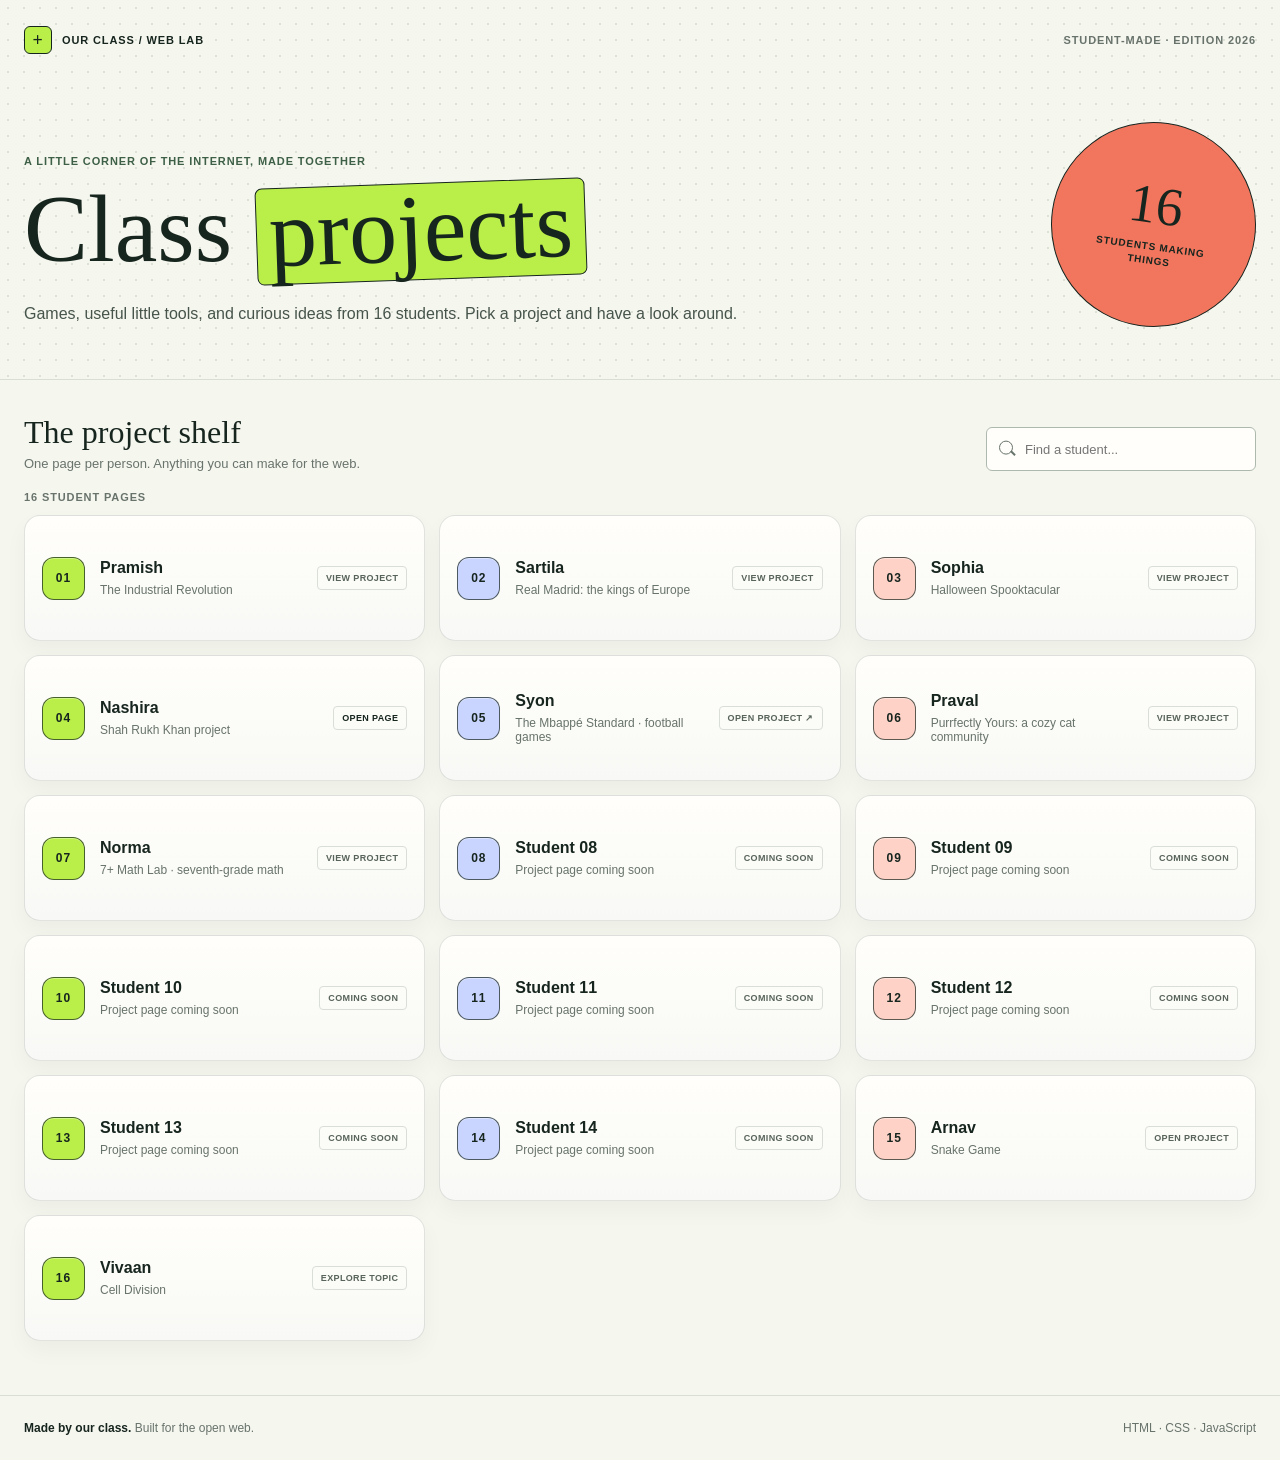
<file: index.html>
<!doctype html>
<html lang="en">
<head>
  <meta charset="utf-8">
  <meta name="viewport" content="width=device-width, initial-scale=1">
  <meta name="theme-color" content="#f5f6ee">
  <meta name="description" content="A directory of games, tools, and web projects made by our class.">
  <title>Class Web Lab</title>
  <style>
    :root {
      color-scheme: light;
      --paper: #f5f6ee;
      --ink: #17251f;
      --muted: #68736c;
      --line: #d8ded5;
      --green: #b9ef48;
      --coral: #f2765e;
      --blue: #5375e8;
      --white: #fffefa;
      --serif: Georgia, "Times New Roman", serif;
      --sans: "Trebuchet MS", "Segoe UI", sans-serif;
    }

    * { box-sizing: border-box; }

    body {
      margin: 0;
      background: var(--paper);
      color: var(--ink);
      font-family: var(--sans);
      -webkit-font-smoothing: antialiased;
    }

    .page-shell {
      width: min(1240px, calc(100% - 48px));
      margin: 0 auto;
    }

    .masthead {
      position: relative;
      overflow: hidden;
      padding: 26px 0 52px;
      border-bottom: 1px solid var(--line);
      background-color: var(--paper);
      background-image: radial-gradient(#dce2d6 0.8px, transparent 0.8px);
      background-size: 16px 16px;
    }

    .topline, .section-heading, .footer-line {
      display: flex;
      align-items: center;
      justify-content: space-between;
      gap: 20px;
    }

    .brand, .edition, .eyebrow, .slot-number, .slot-state, .results-count {
      font-size: 11px;
      font-weight: 800;
      letter-spacing: 0.08em;
      text-transform: uppercase;
    }

    .brand { display: inline-flex; align-items: center; gap: 10px; }

    .brand-mark {
      display: grid;
      width: 28px;
      height: 28px;
      place-items: center;
      background: var(--green);
      border: 1px solid var(--ink);
      border-radius: 6px;
      font-family: var(--serif);
      font-size: 18px;
      line-height: 1;
    }

    .edition { color: var(--muted); }

    .hero {
      display: grid;
      grid-template-columns: minmax(0, 1fr) 205px;
      align-items: end;
      gap: 32px;
      padding-top: 68px;
    }

    .eyebrow { margin: 0 0 16px; color: #3e6047; }

    h1 {
      max-width: 760px;
      margin: 0;
      font-family: var(--serif);
      font-size: clamp(52px, 8vw, 96px);
      font-weight: 400;
      line-height: 0.94;
      letter-spacing: 0;
    }

    h1 span {
      display: inline-block;
      padding: 0 12px 5px;
      background: var(--green);
      border: 1px solid var(--ink);
      border-radius: 7px;
      transform: rotate(-2deg);
    }

    .hero-note {
      margin: 22px 0 0;
      color: #46544b;
      font-size: 16px;
      line-height: 1.55;
    }

    .hero-stamp {
      display: grid;
      aspect-ratio: 1;
      align-content: center;
      justify-items: center;
      border: 1px solid var(--ink);
      border-radius: 50%;
      background: var(--coral);
      text-align: center;
      transform: rotate(8deg);
    }

    .hero-stamp strong {
      font-family: var(--serif);
      font-size: 54px;
      font-weight: 400;
      line-height: 0.9;
    }

    .hero-stamp span {
      max-width: 110px;
      margin-top: 10px;
      font-size: 10px;
      font-weight: 800;
      letter-spacing: 0.08em;
      line-height: 1.4;
      text-transform: uppercase;
    }

    main { padding: 34px 0 54px; }

    .section-heading { align-items: end; margin-bottom: 20px; }

    .section-heading h2 {
      margin: 0;
      font-family: var(--serif);
      font-size: 32px;
      font-weight: 400;
      letter-spacing: 0;
    }

    .section-heading p { margin: 5px 0 0; color: var(--muted); font-size: 13px; }

    .search-wrap { position: relative; width: min(100%, 270px); flex: 0 0 auto; }

    .search-wrap::before {
      position: absolute;
      top: 50%;
      left: 13px;
      width: 12px;
      height: 12px;
      border: 1.5px solid var(--muted);
      border-radius: 50%;
      content: "";
      transform: translateY(-60%);
    }

    .search-wrap::after {
      position: absolute;
      top: 53%;
      left: 25px;
      width: 6px;
      height: 1.5px;
      background: var(--muted);
      content: "";
      transform: rotate(45deg);
      transform-origin: left center;
    }

    .search-input {
      width: 100%;
      min-height: 44px;
      padding: 0 14px 0 38px;
      border: 1px solid #aeb9ad;
      border-radius: 6px;
      outline: none;
      background: var(--white);
      color: var(--ink);
      font: inherit;
      font-size: 13px;
    }

    .search-input:focus-visible { outline: 3px solid #5375e866; outline-offset: 2px; }

    .results-count { margin: 0 0 12px; color: var(--muted); }

    .project-grid {
      display: grid;
      grid-template-columns: repeat(3, minmax(0, 1fr));
      gap: 14px;
    }

    .project-slot {
      display: grid;
      min-height: 126px;
      grid-template-columns: 43px minmax(0, 1fr) auto;
      align-items: center;
      gap: 15px;
      padding: 17px;
      border: 1px solid rgba(23, 37, 31, 0.12);
      border-radius: 16px;
      background: linear-gradient(180deg, #fffefa 0%, #f8f9f6 100%);
      color: inherit;
      text-decoration: none;
      box-shadow: 0 10px 22px rgba(23, 37, 31, 0.04);
      transition: border-color 160ms ease, transform 160ms ease, box-shadow 160ms ease;
      animation: rise-in 380ms both;
      animation-delay: calc(var(--slot-index) * 24ms);
    }

    .project-slot[hidden] { display: none; }

    .project-slot-link { color: inherit; text-decoration: none; }
    .project-slot-link:focus-visible { outline: 3px solid var(--blue); outline-offset: 3px; }

    .project-slot:hover {
      border-color: rgba(23, 37, 31, 0.35);
      box-shadow: 0 16px 28px rgba(23, 37, 31, 0.08);
      transform: translate(-1px, -2px);
    }

    a.project-slot:focus-visible {
      outline: 3px solid var(--blue);
      outline-offset: 3px;
    }

    .slot-number {
      display: grid;
      width: 43px;
      height: 43px;
      place-items: center;
      border: 1px solid rgba(23, 37, 31, 0.7);
      border-radius: 12px;
      background: var(--green);
      font-size: 12px;
      box-shadow: inset 0 1px 0 rgba(255,255,255,0.35);
    }

    .project-slot:nth-child(3n + 2) .slot-number { background: #c9d5ff; }
    .project-slot:nth-child(3n) .slot-number { background: #ffd2c7; }

    .slot-copy { min-width: 0; }

    .slot-copy h3 {
      overflow: hidden;
      margin: 0;
      font-size: 16px;
      font-weight: 700;
      text-overflow: ellipsis;
      white-space: nowrap;
    }

    .slot-copy p { margin: 6px 0 0; color: var(--muted); font-size: 12px; }

    .slot-state {
      padding: 6px 8px;
      border: 1px solid #d9dfd7;
      border-radius: 4px;
      color: #58645a;
      font-size: 9px;
      letter-spacing: 0.04em;
      white-space: nowrap;
    }

    .empty-state {
      display: none;
      padding: 36px 12px;
      color: var(--muted);
      font-family: var(--serif);
      font-size: 22px;
      text-align: center;
    }

    .empty-state.is-visible { display: block; }

    footer { border-top: 1px solid var(--line); }

    .footer-line { min-height: 64px; color: var(--muted); font-size: 12px; }
    .footer-line strong { color: var(--ink); font-weight: 700; }

    @keyframes rise-in {
      from { opacity: 0; transform: translateY(8px); }
      to { opacity: 1; transform: translateY(0); }
    }

    @media (max-width: 800px) {
      .project-grid { grid-template-columns: repeat(2, minmax(0, 1fr)); }
      .hero { grid-template-columns: minmax(0, 1fr) 145px; }
      .hero-stamp strong { font-size: 44px; }
    }

    @media (max-width: 560px) {
      .page-shell { width: min(100% - 32px, 440px); }
      .masthead { padding-top: 18px; padding-bottom: 36px; }
      .edition { font-size: 9px; }
      .hero { grid-template-columns: minmax(0, 1fr); gap: 24px; padding-top: 52px; }
      h1 { font-size: clamp(52px, 15vw, 76px); }
      .hero-note { max-width: 340px; font-size: 14px; }
      .hero-stamp { position: absolute; top: 82px; right: 26px; width: 86px; }
      .hero-stamp strong { font-size: 32px; }
      .hero-stamp span { max-width: 66px; margin-top: 6px; font-size: 7px; }
      main { padding-top: 28px; }
      .section-heading { align-items: stretch; flex-direction: column; gap: 16px; }
      .section-heading h2 { font-size: 29px; }
      .search-wrap { width: 100%; }
      .project-grid { grid-template-columns: 1fr; gap: 9px; }
      .project-slot { min-height: 100px; grid-template-columns: 43px minmax(0, 1fr); column-gap: 14px; row-gap: 8px; padding: 14px; }
      .slot-state { grid-column: 2; justify-self: start; }
      .footer-line { align-items: flex-start; flex-direction: column; justify-content: center; gap: 5px; padding: 15px 0; }
    }

    @media (prefers-reduced-motion: reduce) {
      *, *::before, *::after { scroll-behavior: auto !important; animation-duration: 0.01ms !important; animation-iteration-count: 1 !important; transition-duration: 0.01ms !important; }
    }
  </style>
</head>
<body>
  <header class="masthead">
    <div class="page-shell">
      <div class="topline">
        <div class="brand"><span class="brand-mark" aria-hidden="true">+</span><span>Our Class / Web Lab</span></div>
        <span class="edition">Student-made · Edition 2026</span>
      </div>
      <div class="hero">
        <div>
          <p class="eyebrow">A little corner of the internet, made together</p>
          <h1>Class <span>projects</span></h1>
          <p class="hero-note">Games, useful little tools, and curious ideas from 16 students. Pick a project and have a look around.</p>
        </div>
        <div class="hero-stamp" aria-label="16 student projects">
          <strong>16</strong>
          <span>students making things</span>
        </div>
      </div>
    </div>
  </header>

  <main class="page-shell">
    <div class="section-heading">
      <div>
        <h2>The project shelf</h2>
        <p>One page per person. Anything you can make for the web.</p>
      </div>
      <label class="search-wrap">
        <span class="visually-hidden" style="position:absolute;width:1px;height:1px;padding:0;margin:-1px;overflow:hidden;clip:rect(0,0,0,0);white-space:nowrap;border:0;">Search student pages</span>
        <input class="search-input" id="project-search" type="search" placeholder="Find a student..." autocomplete="off">
      </label>
    </div>
    <p class="results-count" id="results-count" aria-live="polite">16 STUDENT PAGES</p>
    <section class="project-grid" id="project-grid" aria-label="Student project pages">
      <a class="project-slot project-slot-link" style="--slot-index: 0" data-search="pramish industrial revolution history factories steam" href="industrial-revolution.html" aria-label="Open Pramish's Industrial Revolution project"><span class="slot-number">01</span><div class="slot-copy"><h3>Pramish</h3><p>The Industrial Revolution</p></div><span class="slot-state">View project</span></a>
      <a class="project-slot" style="--slot-index: 1" href="sartila.html" data-search="sartila real madrid soccer football 02 2" aria-label="Sartila's project: Real Madrid"><span class="slot-number">02</span><div class="slot-copy"><h3>Sartila</h3><p>Real Madrid: the kings of Europe</p></div><span class="slot-state">View project</span></a>
      <a class="project-slot project-slot-link" style="--slot-index: 2" href="sophia.html" data-search="sophia halloween spooktacular 03 3" aria-label="Sophia's project: Halloween Spooktacular"><span class="slot-number">03</span><div class="slot-copy"><h3>Sophia</h3><p>Halloween Spooktacular</p></div><span class="slot-state">View project</span></a>
      <article class="project-slot" style="--slot-index: 3" data-search="nashira student 04 4 shah rukh khan"><span class="slot-number">04</span><div class="slot-copy"><h3>Nashira</h3><p>Shah Rukh Khan project</p></div><a class="slot-state" href="nashira.html" style="text-decoration:none; color:inherit;">Open page</a></article>
  <a class="project-slot project-slot-link" style="--slot-index: 4" data-search="syon student 05 5 mbappe football goat" href="syon.html" aria-label="Syon's project: The Mbappé Standard"><span class="slot-number">05</span><div class="slot-copy"><h3>Syon</h3><p>The Mbappé Standard · football games</p></div><span class="slot-state">Open project ↗</span></a>
      <a class="project-slot project-slot-link" style="--slot-index: 5" href="praval.html" data-search="praval purrfectly yours cat cats care 06 6" aria-label="Praval's project: Purrfectly Yours"><span class="slot-number">06</span><div class="slot-copy"><h3>Praval</h3><p>Purrfectly Yours: a cozy cat community</p></div><span class="slot-state">View project</span></a>
      <a class="project-slot project-slot-link" style="--slot-index: 6" href="norma.html" data-search="norma math 7+ seventh grade practice algebra 07 7" aria-label="Norma's project: 7+ Math Lab"><span class="slot-number">07</span><div class="slot-copy"><h3>Norma</h3><p>7+ Math Lab · seventh-grade math</p></div><span class="slot-state">View project</span></a>
      <article class="project-slot" style="--slot-index: 7" data-search="student 08 8"><span class="slot-number">08</span><div class="slot-copy"><h3>Student 08</h3><p>Project page coming soon</p></div><span class="slot-state">Coming soon</span></article>
      <article class="project-slot" style="--slot-index: 8" data-search="student 09 9"><span class="slot-number">09</span><div class="slot-copy"><h3>Student 09</h3><p>Project page coming soon</p></div><span class="slot-state">Coming soon</span></article>
      <article class="project-slot" style="--slot-index: 9" data-search="student 10 10"><span class="slot-number">10</span><div class="slot-copy"><h3>Student 10</h3><p>Project page coming soon</p></div><span class="slot-state">Coming soon</span></article>
      <article class="project-slot" style="--slot-index: 10" data-search="student 11 11"><span class="slot-number">11</span><div class="slot-copy"><h3>Student 11</h3><p>Project page coming soon</p></div><span class="slot-state">Coming soon</span></article>
      <article class="project-slot" style="--slot-index: 11" data-search="student 12 12"><span class="slot-number">12</span><div class="slot-copy"><h3>Student 12</h3><p>Project page coming soon</p></div><span class="slot-state">Coming soon</span></article>
      <article class="project-slot" style="--slot-index: 12" data-search="student 13 13"><span class="slot-number">13</span><div class="slot-copy"><h3>Student 13</h3><p>Project page coming soon</p></div><span class="slot-state">Coming soon</span></article>
      <article class="project-slot" style="--slot-index: 13" data-search="student 14 14"><span class="slot-number">14</span><div class="slot-copy"><h3>Student 14</h3><p>Project page coming soon</p></div><span class="slot-state">Coming soon</span></article>
      <a class="project-slot" href="arnav.html" style="--slot-index: 14" data-search="arnav snake game student 15 15"><span class="slot-number">15</span><div class="slot-copy"><h3>Arnav</h3><p>Snake Game</p></div><span class="slot-state">Open project</span></a>
      <a class="project-slot project-slot-link" style="--slot-index: 15" data-search="vivaan cell division biology mitosis meiosis science" href="vivaan.html" aria-label="Open Vivaan's cell division project"><span class="slot-number">16</span><div class="slot-copy"><h3>Vivaan</h3><p>Cell Division</p></div><span class="slot-state">Explore topic</span></a>
    </section>
    <p class="empty-state" id="empty-state">No student pages match that search.</p>
  </main>

  <footer>
    <div class="page-shell footer-line">
      <span><strong>Made by our class.</strong> Built for the open web.</span>
      <span>HTML · CSS · JavaScript</span>
    </div>
  </footer>

  <script>
    const searchInput = document.querySelector("#project-search");
    const projectSlots = [...document.querySelectorAll(".project-slot")];
    const resultsCount = document.querySelector("#results-count");
    const emptyState = document.querySelector("#empty-state");

    searchInput.addEventListener("input", () => {
      const query = searchInput.value.trim().toLowerCase();
      let visibleCount = 0;

      projectSlots.forEach((slot) => {
        const matches = slot.dataset.search.includes(query);
        slot.hidden = !matches;
        if (matches) visibleCount += 1;
      });

      resultsCount.textContent = `${visibleCount} STUDENT ${visibleCount === 1 ? "PAGE" : "PAGES"}`;
      emptyState.classList.toggle("is-visible", visibleCount === 0);
    });
  </script>
</body>
</html>
</file>
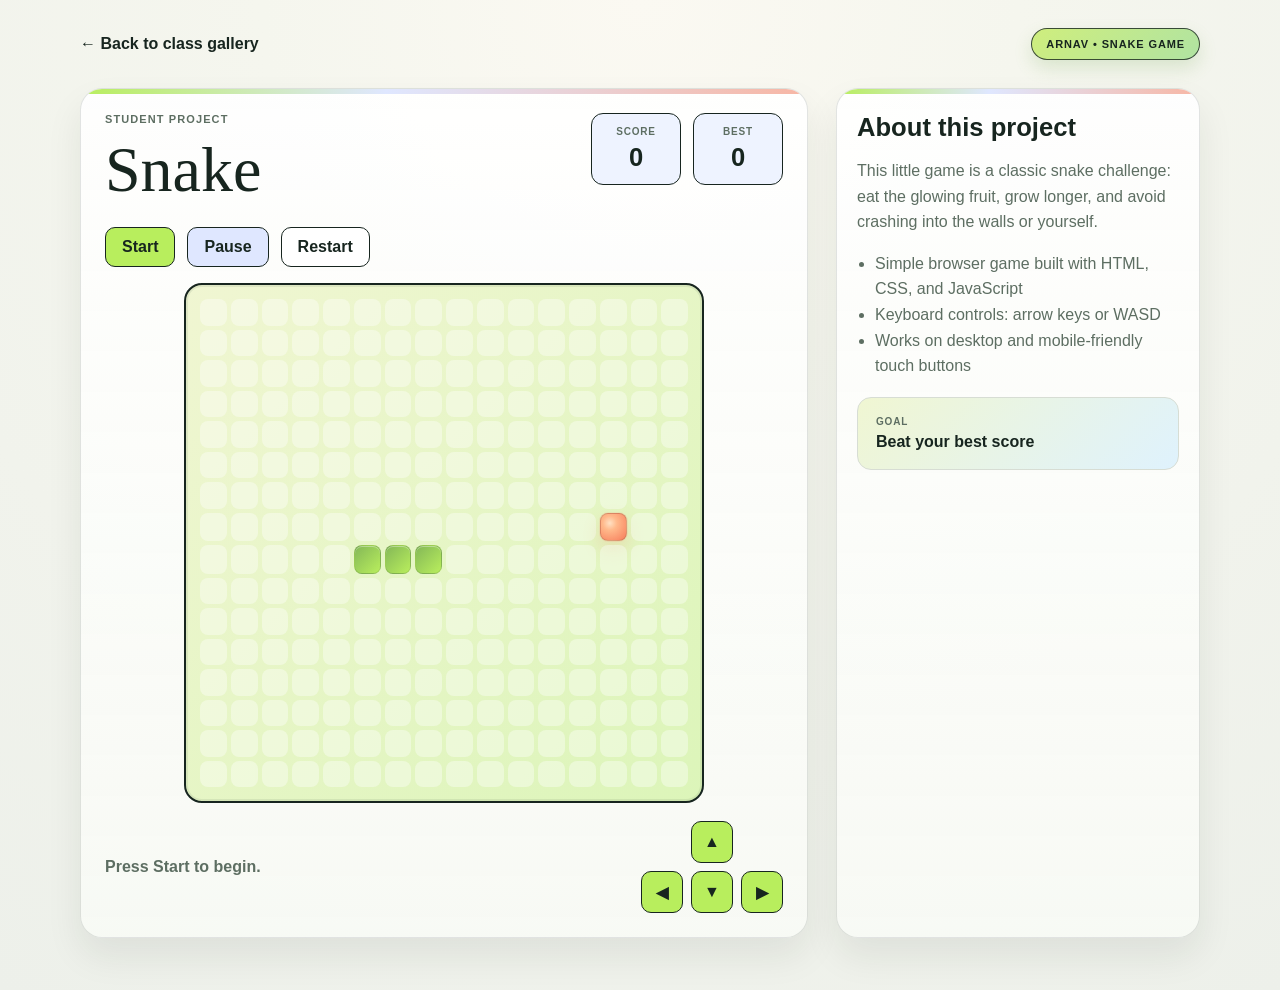
<file: arnav.html>
<!doctype html>
<html lang="en">
  <head>
    <meta charset="utf-8" />
    <meta name="viewport" content="width=device-width, initial-scale=1" />
    <title>Arnav | Snake Game</title>
    <meta
      name="description"
      content="A simple browser Snake game built by Arnav for the class web lab."
    />
    <link rel="stylesheet" href="style.css" />
  </head>
  <body>
    <div class="page-shell">
      <header class="topbar">
        <a class="back-link" href="index.html">← Back to class gallery</a>
        <span class="project-badge">Arnav • Snake Game</span>
      </header>

      <main class="project-layout">
        <section class="game-panel" aria-labelledby="game-title">
          <div class="panel-header">
            <div>
              <p class="eyebrow">Student project</p>
              <h1 id="game-title">Snake</h1>
            </div>
            <div class="scoreboard" aria-live="polite">
              <div class="score-box">
                <span class="label">Score</span>
                <strong id="score">0</strong>
              </div>
              <div class="score-box">
                <span class="label">Best</span>
                <strong id="best-score">0</strong>
              </div>
            </div>
          </div>

          <div class="game-controls">
            <button id="start-btn" type="button">Start</button>
            <button id="pause-btn" class="secondary" type="button">Pause</button>
            <button id="restart-btn" class="ghost" type="button">Restart</button>
          </div>

          <div class="board-wrap">
            <div id="new-best" class="new-best-burst" aria-live="polite">New best!</div>
            <div id="game-over-overlay" class="game-over-overlay" aria-live="assertive">
              <div class="game-over-card">
                <p class="game-over-label">Game Over</p>
                <h2>You Lost</h2>
                <span>Press Restart to try again</span>
              </div>
            </div>
            <div id="game-board" class="game-board" aria-label="Snake game board"></div>
          </div>

          <div class="game-footer">
            <p id="status-text">Press Start to begin.</p>
            <div class="touch-controls" aria-label="Touch controls">
              <button type="button" data-key="ArrowUp">▲</button>
              <div class="touch-middle-row">
                <button type="button" data-key="ArrowLeft">◀</button>
                <button type="button" data-key="ArrowDown">▼</button>
                <button type="button" data-key="ArrowRight">▶</button>
              </div>
            </div>
          </div>
        </section>

        <aside class="info-panel">
          <h2>About this project</h2>
          <p>
            This little game is a classic snake challenge: eat the glowing fruit,
            grow longer, and avoid crashing into the walls or yourself.
          </p>
          <ul>
            <li>Simple browser game built with HTML, CSS, and JavaScript</li>
            <li>Keyboard controls: arrow keys or WASD</li>
            <li>Works on desktop and mobile-friendly touch buttons</li>
          </ul>
          <div class="mini-card">
            <span class="mini-label">Goal</span>
            <strong>Beat your best score</strong>
          </div>
        </aside>
      </main>
    </div>

    <script src="script.js"></script>
  </body>
</html>
</file>
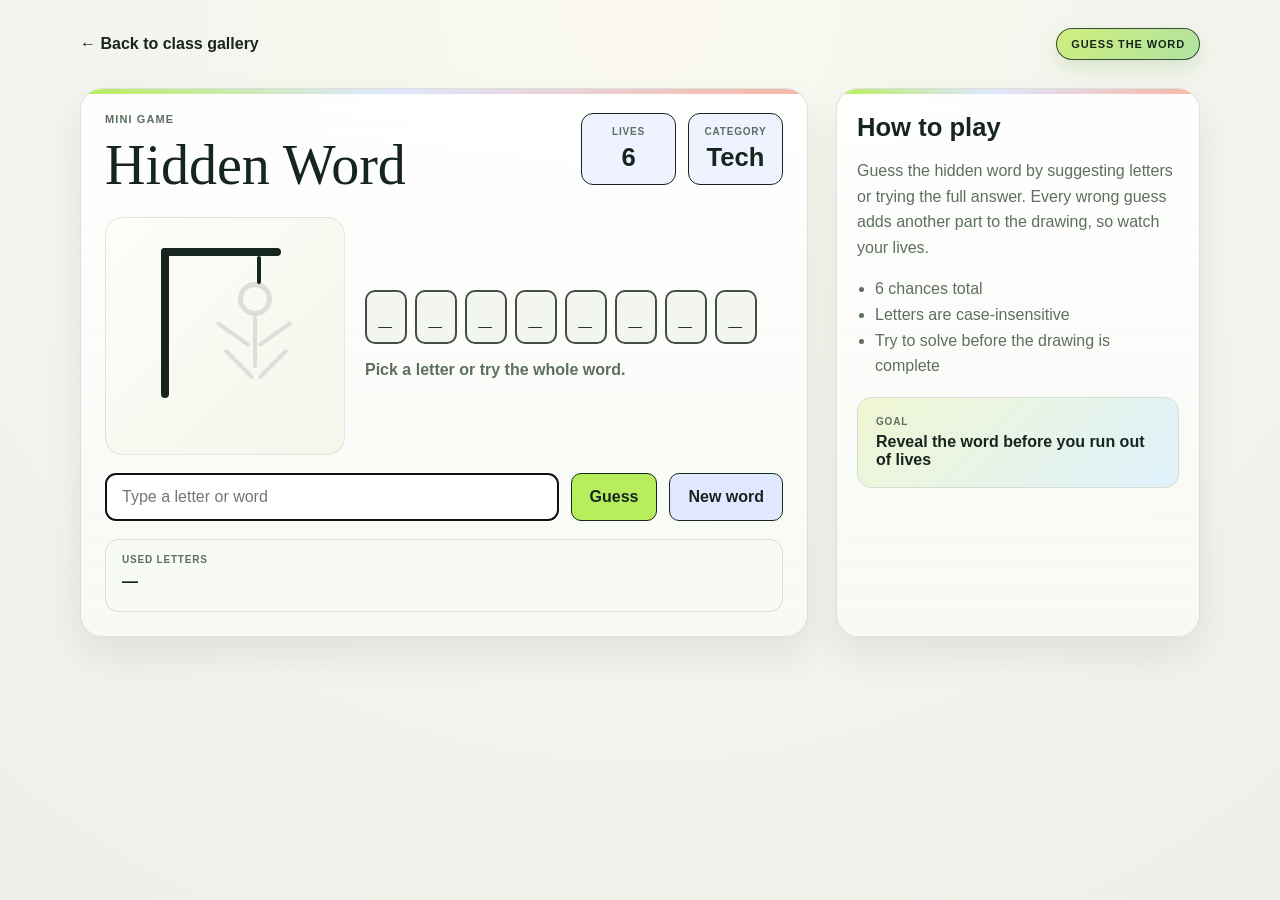
<file: guess-the-word.html>
<!doctype html>
<html lang="en">
  <head>
    <meta charset="utf-8" />
    <meta name="viewport" content="width=device-width, initial-scale=1" />
    <title>Guess the Word</title>
    <meta
      name="description"
      content="A fun browser game where you guess the hidden word before the drawing is complete."
    />
    <link rel="stylesheet" href="guess-the-word.css" />
  </head>
  <body>
    <div class="page-shell">
      <header class="topbar">
        <a class="back-link" href="index.html">← Back to class gallery</a>
        <span class="project-badge">Guess the Word</span>
      </header>

      <main class="project-layout">
        <section class="game-panel" aria-labelledby="game-title">
          <div class="panel-header">
            <div>
              <p class="eyebrow">Mini game</p>
              <h1 id="game-title">Hidden Word</h1>
            </div>
            <div class="scoreboard" aria-live="polite">
              <div class="score-box">
                <span class="label">Lives</span>
                <strong id="lives">6</strong>
              </div>
              <div class="score-box">
                <span class="label">Category</span>
                <strong id="category">-</strong>
              </div>
            </div>
          </div>

          <div class="game-area">
            <div class="hangman-wrap" aria-live="polite">
              <div class="hangman-scene" aria-label="Hangman drawing">
                <div class="gallows">
                  <span class="pole"></span>
                  <span class="beam"></span>
                  <span class="rope"></span>
                </div>
                <div class="figure">
                  <span class="hangman-part part-head"></span>
                  <span class="hangman-part part-body"></span>
                  <span class="hangman-part part-left-arm"></span>
                  <span class="hangman-part part-right-arm"></span>
                  <span class="hangman-part part-left-leg"></span>
                  <span class="hangman-part part-right-leg"></span>
                </div>
              </div>
            </div>

            <div class="word-panel">
              <div id="word-display" class="word-display" aria-live="polite"></div>
              <p id="status" class="status">Pick a letter or try the whole word.</p>
            </div>
          </div>

          <form id="guess-form" class="guess-form">
            <label class="sr-only" for="guess-input">Your guess</label>
            <input
              id="guess-input"
              type="text"
              maxlength="10"
              autocomplete="off"
              spellcheck="false"
              placeholder="Type a letter or word"
            />
            <button type="submit">Guess</button>
            <button type="button" id="new-word-btn" class="secondary">New word</button>
          </form>

          <div class="used-letters-wrap">
            <p class="used-label">Used letters</p>
            <div id="used-letters" class="used-letters" aria-live="polite">—</div>
          </div>
        </section>

        <aside class="info-panel">
          <h2>How to play</h2>
          <p>
            Guess the hidden word by suggesting letters or trying the full answer.
            Every wrong guess adds another part to the drawing, so watch your lives.
          </p>
          <ul>
            <li>6 chances total</li>
            <li>Letters are case-insensitive</li>
            <li>Try to solve before the drawing is complete</li>
          </ul>
          <div class="mini-card">
            <span class="mini-label">Goal</span>
            <strong>Reveal the word before you run out of lives</strong>
          </div>
        </aside>
      </main>
    </div>

    <script src="guess-the-word.js"></script>
  </body>
</html>
</file>
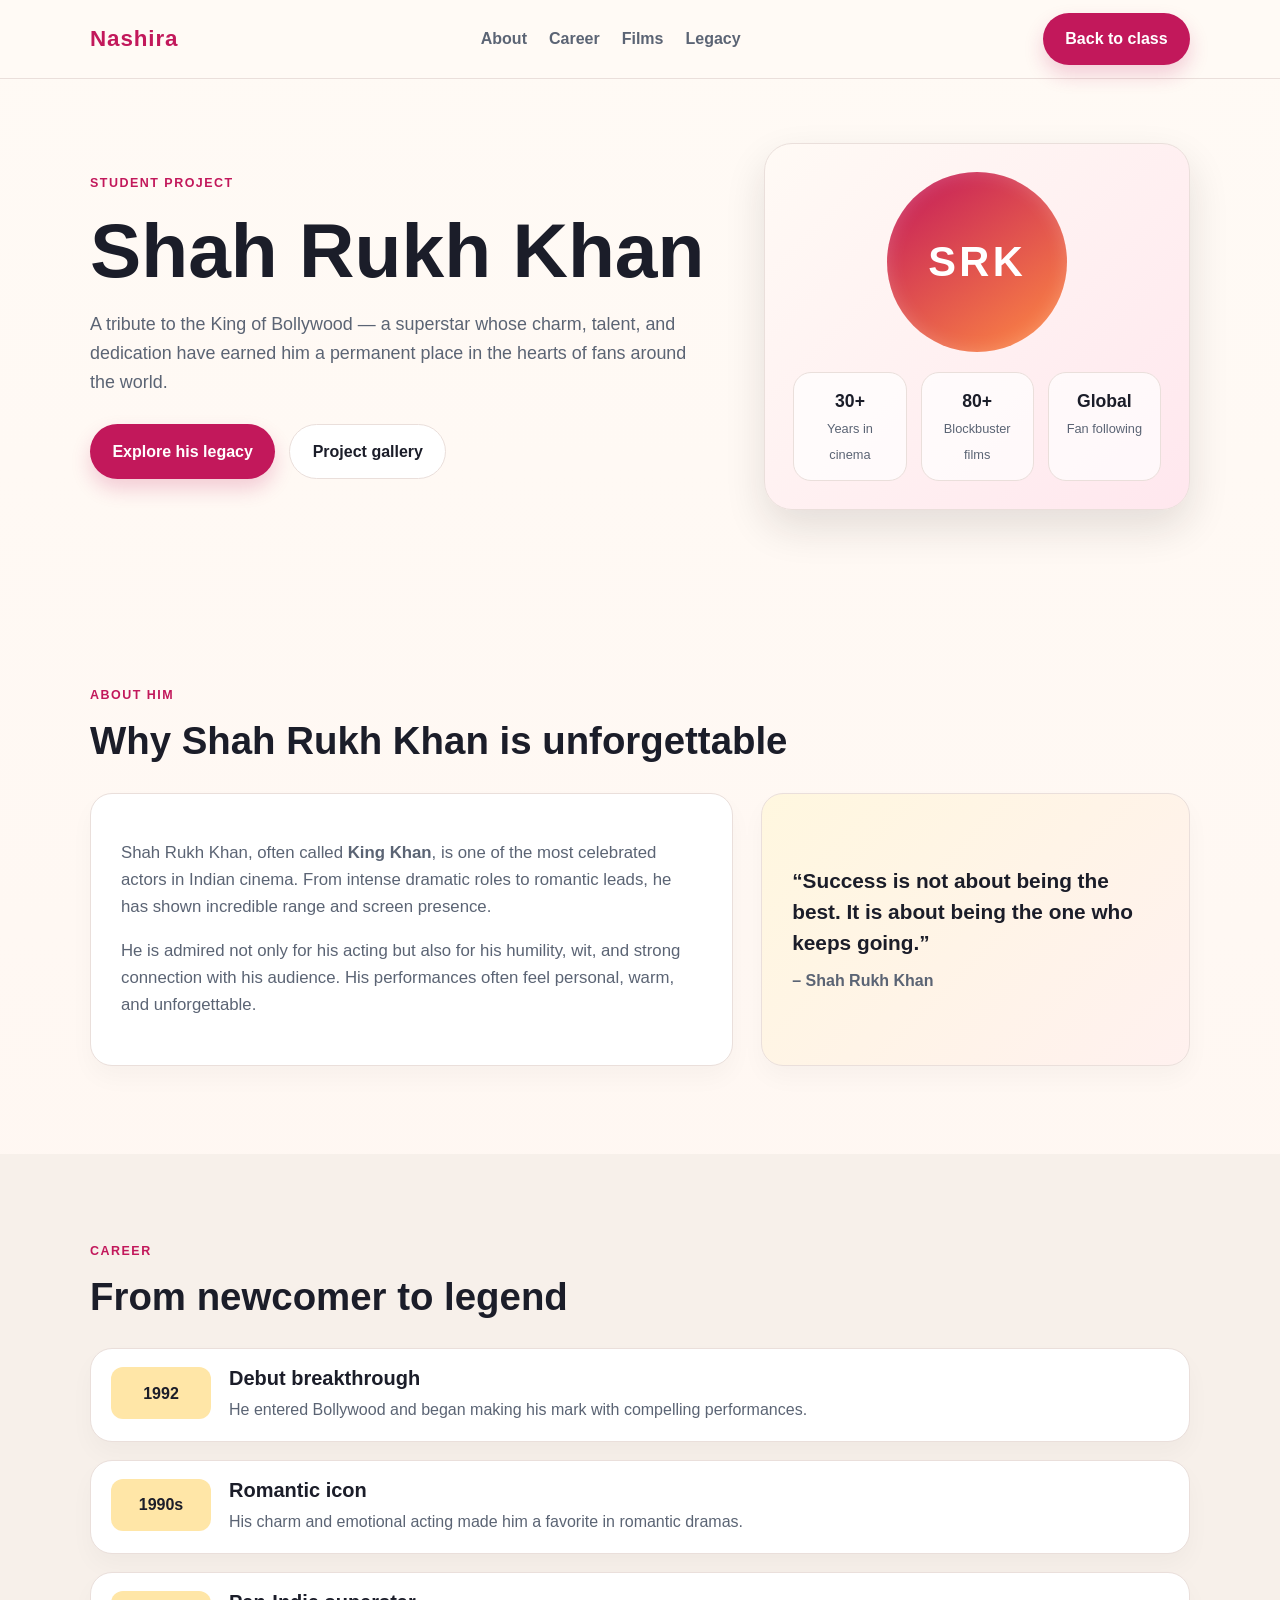
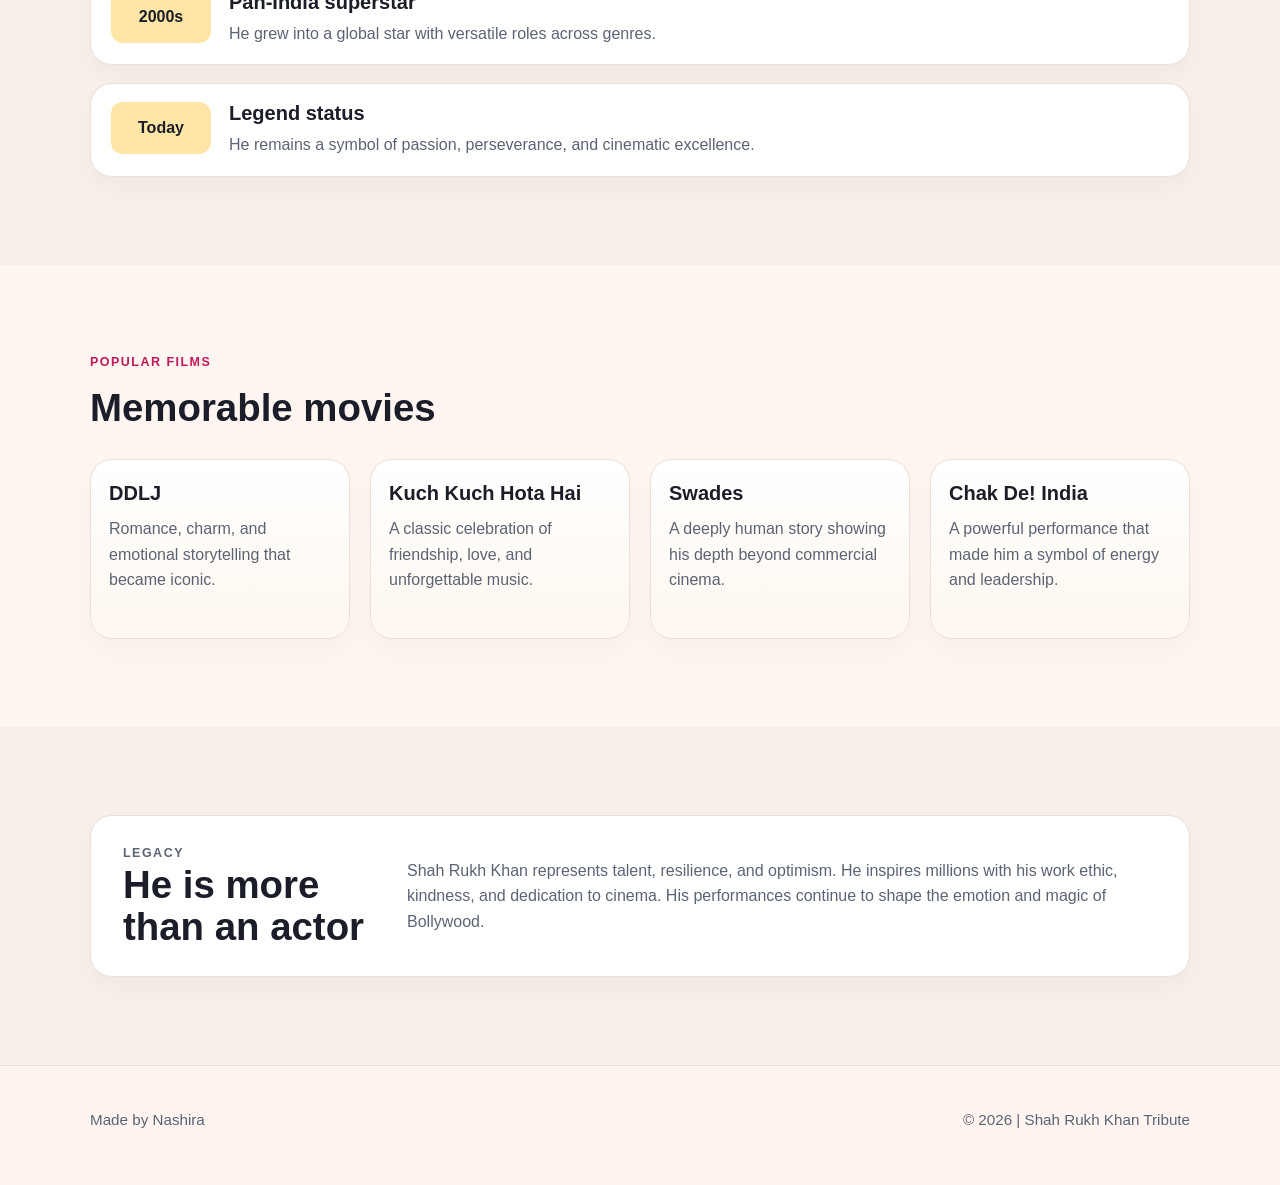
<file: nashira.html>
<!DOCTYPE html>
<html lang="en">
  <head>
    <meta charset="UTF-8" />
    <meta name="viewport" content="width=device-width, initial-scale=1.0" />
    <meta name="description" content="Nashira's project about Shah Rukh Khan." />
    <title>Nashira | Shah Rukh Khan</title>
    <link rel="stylesheet" href="nashira-styles.css" />
  </head>
  <body>
    <header class="site-header">
      <div class="container nav">
        <div class="brand">Nashira</div>
        <nav aria-label="Main navigation">
          <a href="#about">About</a>
          <a href="#career">Career</a>
          <a href="#films">Films</a>
          <a href="#legacy">Legacy</a>
        </nav>
        <a class="nav-button" href="index.html">Back to class</a>
      </div>
    </header>

    <main>
      <section class="hero section">
        <div class="container hero-grid">
          <div class="hero-copy reveal">
            <p class="eyebrow">Student project</p>
            <h1>Shah Rukh Khan</h1>
            <p class="lead">
              A tribute to the King of Bollywood — a superstar whose charm, talent,
              and dedication have earned him a permanent place in the hearts of fans around the world.
            </p>
            <div class="hero-buttons">
              <a class="primary" href="#about">Explore his legacy</a>
              <a class="secondary" href="index.html">Project gallery</a>
            </div>
          </div>

          <div class="hero-card reveal">
            <div class="avatar-wrap">
              <div class="avatar">SRK</div>
            </div>
            <div class="stats">
              <div>
                <strong>30+</strong>
                <span>Years in cinema</span>
              </div>
              <div>
                <strong>80+</strong>
                <span>Blockbuster films</span>
              </div>
              <div>
                <strong>Global</strong>
                <span>Fan following</span>
              </div>
            </div>
          </div>
        </div>
      </section>

      <section id="about" class="section">
        <div class="container">
          <div class="section-heading reveal">
            <p class="eyebrow">About him</p>
            <h2>Why Shah Rukh Khan is unforgettable</h2>
          </div>

          <div class="content-grid">
            <div class="text-card reveal">
              <p>
                Shah Rukh Khan, often called <strong>King Khan</strong>, is one of the most celebrated actors in Indian cinema.
                From intense dramatic roles to romantic leads, he has shown incredible range and screen presence.
              </p>
              <p>
                He is admired not only for his acting but also for his humility, wit, and strong connection with his audience.
                His performances often feel personal, warm, and unforgettable.
              </p>
            </div>

            <div class="quote-card reveal">
              <p>
                “Success is not about being the best. It is about being the one who keeps going.”
              </p>
              <span>– Shah Rukh Khan</span>
            </div>
          </div>
        </div>
      </section>

      <section id="career" class="section alt-bg">
        <div class="container">
          <div class="section-heading reveal">
            <p class="eyebrow">Career</p>
            <h2>From newcomer to legend</h2>
          </div>

          <div class="timeline reveal">
            <div class="timeline-item">
              <span class="year">1992</span>
              <div>
                <h3>Debut breakthrough</h3>
                <p>He entered Bollywood and began making his mark with compelling performances.</p>
              </div>
            </div>
            <div class="timeline-item">
              <span class="year">1990s</span>
              <div>
                <h3>Romantic icon</h3>
                <p>His charm and emotional acting made him a favorite in romantic dramas.</p>
              </div>
            </div>
            <div class="timeline-item">
              <span class="year">2000s</span>
              <div>
                <h3>Pan-India superstar</h3>
                <p>He grew into a global star with versatile roles across genres.</p>
              </div>
            </div>
            <div class="timeline-item">
              <span class="year">Today</span>
              <div>
                <h3>Legend status</h3>
                <p>He remains a symbol of passion, perseverance, and cinematic excellence.</p>
              </div>
            </div>
          </div>
        </div>
      </section>

      <section id="films" class="section">
        <div class="container">
          <div class="section-heading reveal">
            <p class="eyebrow">Popular films</p>
            <h2>Memorable movies</h2>
          </div>

          <div class="movie-grid">
            <article class="movie-card reveal">
              <h3>DDLJ</h3>
              <p>Romance, charm, and emotional storytelling that became iconic.</p>
            </article>
            <article class="movie-card reveal">
              <h3>Kuch Kuch Hota Hai</h3>
              <p>A classic celebration of friendship, love, and unforgettable music.</p>
            </article>
            <article class="movie-card reveal">
              <h3>Swades</h3>
              <p>A deeply human story showing his depth beyond commercial cinema.</p>
            </article>
            <article class="movie-card reveal">
              <h3>Chak De! India</h3>
              <p>A powerful performance that made him a symbol of energy and leadership.</p>
            </article>
          </div>
        </div>
      </section>

      <section id="legacy" class="section alt-bg">
        <div class="container legacy-box reveal">
          <div>
            <p class="eyebrow">Legacy</p>
            <h2>He is more than an actor</h2>
          </div>
          <p>
            Shah Rukh Khan represents talent, resilience, and optimism. He inspires millions with his work ethic,
            kindness, and dedication to cinema. His performances continue to shape the emotion and magic of Bollywood.
          </p>
        </div>
      </section>
    </main>

    <footer class="site-footer">
      <div class="container footer-line">
        <p>Made by Nashira</p>
        <p>© <span id="year"></span> | Shah Rukh Khan Tribute</p>
      </div>
    </footer>

    <script src="nashira-script.js"></script>
  </body>
</html>
</file>
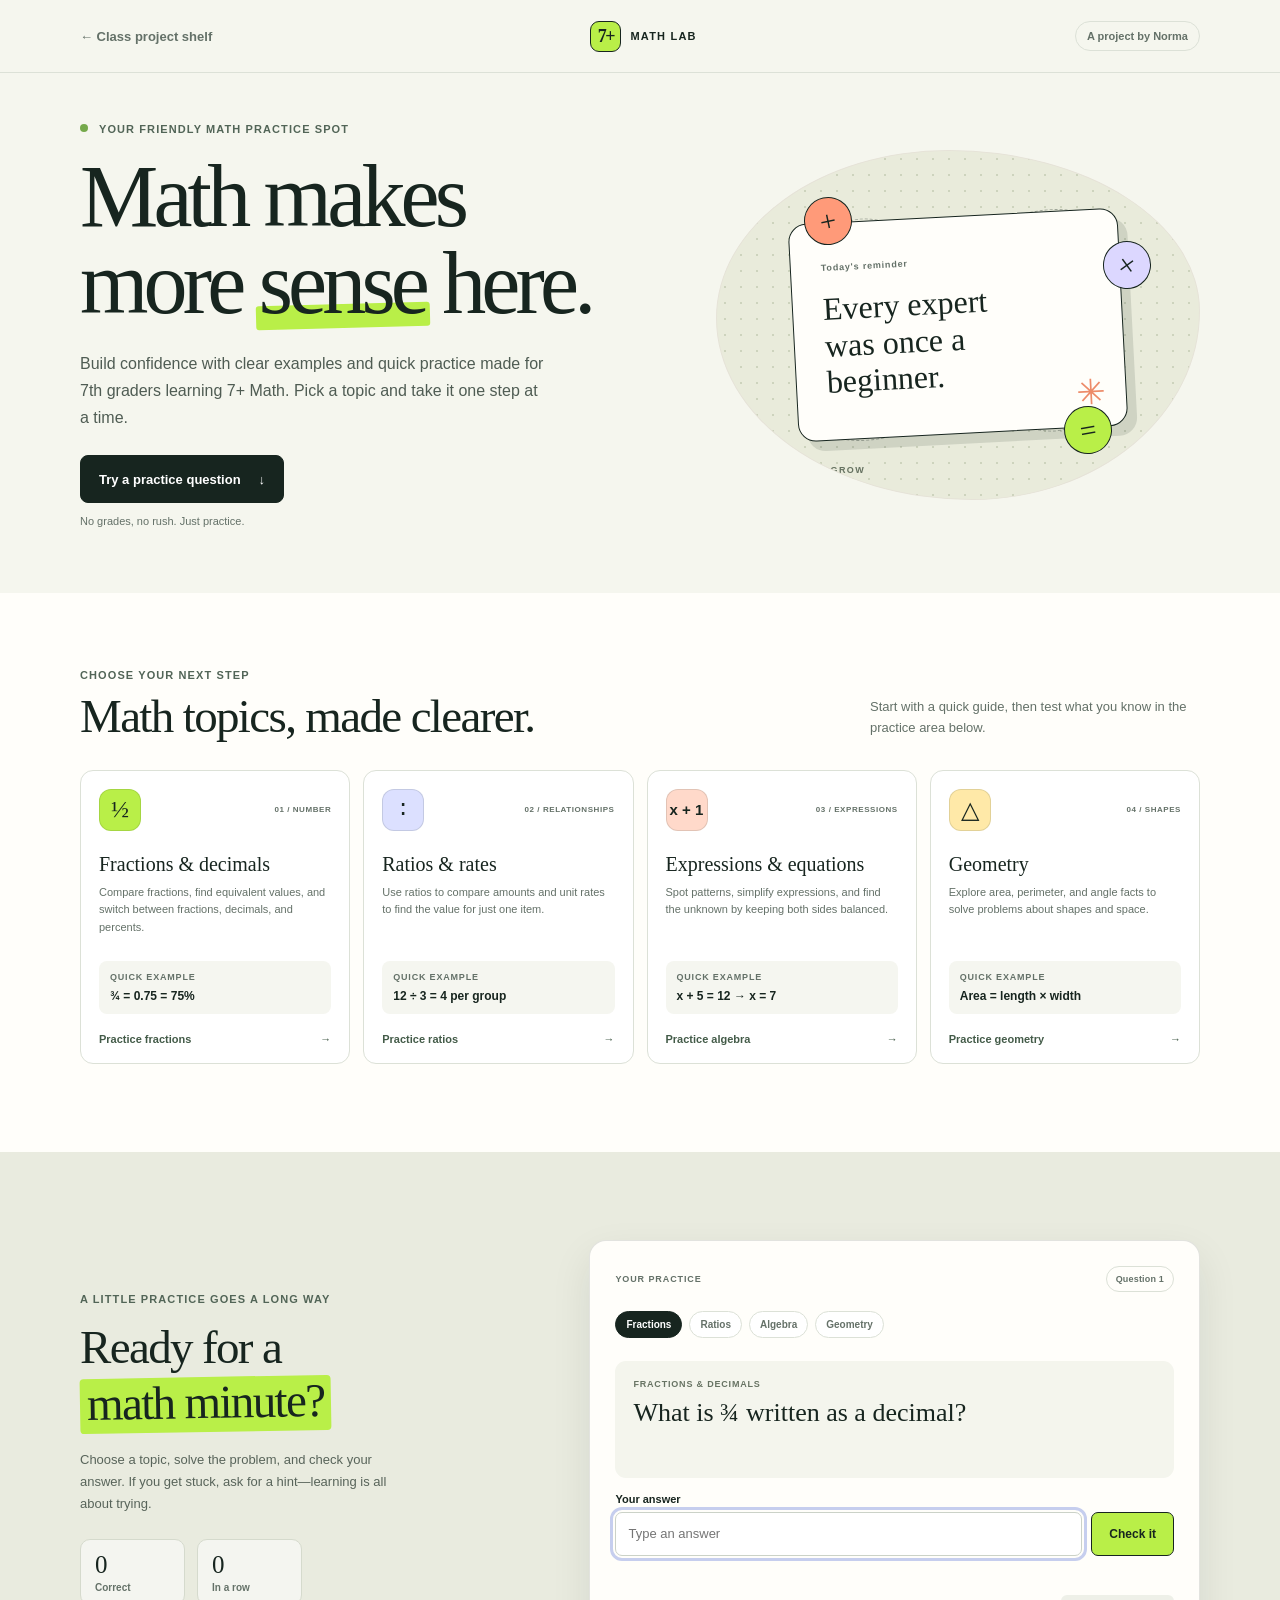
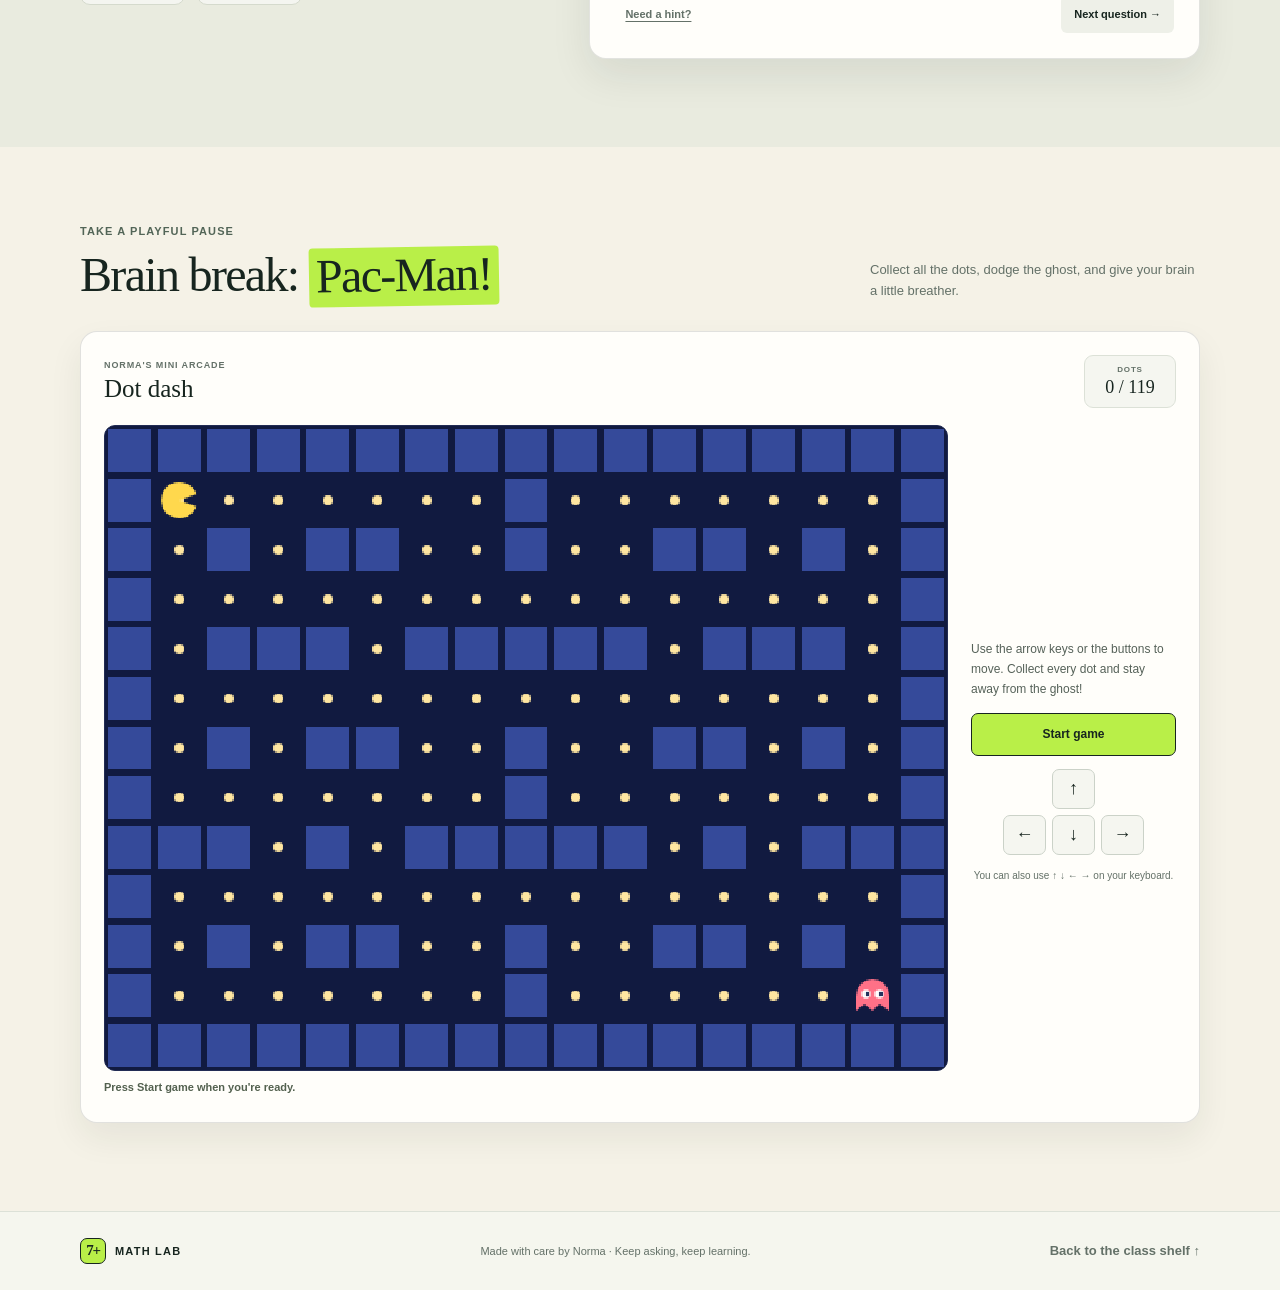
<file: norma.html>
<!doctype html>
<html lang="en">
  <head>
    <meta charset="utf-8">
    <meta name="viewport" content="width=device-width, initial-scale=1">
    <meta name="theme-color" content="#f5f6ee">
    <meta name="description" content="Norma's 7+ Math Lab: friendly explanations and practice for seventh-grade math.">
    <title>Norma's 7+ Math Lab</title>
    <link rel="stylesheet" href="norma.css">
  </head>
  <body>
    <header class="site-header">
      <div class="shell header-inner">
        <a class="back-link" href="index.html">← Class project shelf</a>
        <a class="wordmark" href="#home" aria-label="7+ Math Lab home"><span class="wordmark-mark" aria-hidden="true">7+</span> MATH LAB</a>
        <span class="student-tag">A project by Norma</span>
      </div>
    </header>

    <main id="home">
      <section class="hero shell">
        <div class="hero-copy">
          <p class="eyebrow"><span class="eyebrow-dot"></span> Your friendly math practice spot</p>
          <h1>Math makes<br>more <span>sense</span> here.</h1>
          <p class="hero-intro">Build confidence with clear examples and quick practice made for 7th graders learning 7+ Math. Pick a topic and take it one step at a time.</p>
          <a class="primary-button" href="#practice">Try a practice question <span aria-hidden="true">↓</span></a>
          <p class="hero-note">No grades, no rush. Just practice.</p>
        </div>
        <div class="hero-art" aria-label="Colorful math symbols">
          <div class="orbit orbit-one"></div>
          <div class="orbit orbit-two"></div>
          <span class="math-scribble scribble-plus" aria-hidden="true">+</span>
          <span class="math-scribble scribble-times" aria-hidden="true">×</span>
          <span class="math-scribble scribble-equals" aria-hidden="true">=</span>
          <div class="hero-card">
            <span class="hero-card-label">Today's reminder</span>
            <strong>Every expert<br>was once a beginner.</strong>
            <span class="hero-card-doodle" aria-hidden="true">✳</span>
          </div>
          <span class="hero-art-caption">LEARN · TRY · GROW</span>
        </div>
      </section>

      <section class="topics-section" id="topics">
        <div class="shell">
          <div class="section-heading">
            <div>
              <p class="eyebrow">Choose your next step</p>
              <h2>Math topics, made clearer.</h2>
            </div>
            <p class="section-intro">Start with a quick guide, then test what you know in the practice area below.</p>
          </div>

          <div class="topic-grid">
            <article class="topic-card topic-fractions">
              <div class="topic-top"><span class="topic-icon" aria-hidden="true">½</span><span class="topic-number">01 / NUMBER</span></div>
              <h3>Fractions &amp; decimals</h3>
              <p>Compare fractions, find equivalent values, and switch between fractions, decimals, and percents.</p>
              <div class="example-box"><span>QUICK EXAMPLE</span><strong>¾ = 0.75 = 75%</strong></div>
              <button class="topic-practice" type="button" data-topic="fractions">Practice fractions <span aria-hidden="true">→</span></button>
            </article>

            <article class="topic-card topic-ratios">
              <div class="topic-top"><span class="topic-icon" aria-hidden="true">∶</span><span class="topic-number">02 / RELATIONSHIPS</span></div>
              <h3>Ratios &amp; rates</h3>
              <p>Use ratios to compare amounts and unit rates to find the value for just one item.</p>
              <div class="example-box"><span>QUICK EXAMPLE</span><strong>12 ÷ 3 = 4 per group</strong></div>
              <button class="topic-practice" type="button" data-topic="ratios">Practice ratios <span aria-hidden="true">→</span></button>
            </article>

            <article class="topic-card topic-algebra">
              <div class="topic-top"><span class="topic-icon" aria-hidden="true">x + 1</span><span class="topic-number">03 / EXPRESSIONS</span></div>
              <h3>Expressions &amp; equations</h3>
              <p>Spot patterns, simplify expressions, and find the unknown by keeping both sides balanced.</p>
              <div class="example-box"><span>QUICK EXAMPLE</span><strong>x + 5 = 12 → x = 7</strong></div>
              <button class="topic-practice" type="button" data-topic="algebra">Practice algebra <span aria-hidden="true">→</span></button>
            </article>

            <article class="topic-card topic-geometry">
              <div class="topic-top"><span class="topic-icon" aria-hidden="true">△</span><span class="topic-number">04 / SHAPES</span></div>
              <h3>Geometry</h3>
              <p>Explore area, perimeter, and angle facts to solve problems about shapes and space.</p>
              <div class="example-box"><span>QUICK EXAMPLE</span><strong>Area = length × width</strong></div>
              <button class="topic-practice" type="button" data-topic="geometry">Practice geometry <span aria-hidden="true">→</span></button>
            </article>
          </div>
        </div>
      </section>

      <section class="practice-section" id="practice">
        <div class="shell practice-layout">
          <div class="practice-copy">
            <p class="eyebrow">A little practice goes a long way</p>
            <h2>Ready for a<br><span>math minute?</span></h2>
            <p>Choose a topic, solve the problem, and check your answer. If you get stuck, ask for a hint—learning is all about trying.</p>
            <div class="practice-stats" aria-live="polite">
              <div><strong id="score">0</strong><span>Correct</span></div>
              <div><strong id="streak">0</strong><span>In a row</span></div>
            </div>
          </div>

          <section class="quiz-card" aria-labelledby="question-title">
            <div class="quiz-topline"><span class="quiz-label">YOUR PRACTICE</span><span class="question-count" id="question-count">Question 1</span></div>
            <div class="topic-picker" role="group" aria-label="Choose a practice topic">
              <button class="topic-chip is-selected" type="button" data-topic="fractions" aria-pressed="true">Fractions</button>
              <button class="topic-chip" type="button" data-topic="ratios" aria-pressed="false">Ratios</button>
              <button class="topic-chip" type="button" data-topic="algebra" aria-pressed="false">Algebra</button>
              <button class="topic-chip" type="button" data-topic="geometry" aria-pressed="false">Geometry</button>
            </div>
            <div class="question-area">
              <p class="question-topic" id="question-topic">FRACTIONS &amp; DECIMALS</p>
              <h3 id="question-title">Loading your question…</h3>
              <p class="question-hint" id="question-hint" hidden></p>
            </div>
            <form id="answer-form" novalidate>
              <label class="answer-label" for="answer-input">Your answer</label>
              <div class="answer-row">
                <input id="answer-input" name="answer" type="text" inputmode="decimal" autocomplete="off" placeholder="Type an answer" aria-describedby="answer-feedback">
                <button class="check-button" type="submit">Check it</button>
              </div>
              <p class="feedback" id="answer-feedback" role="status" aria-live="polite"></p>
            </form>
            <div class="quiz-actions">
              <button class="hint-button" id="hint-button" type="button">Need a hint?</button>
              <button class="next-button" id="next-button" type="button">Next question <span aria-hidden="true">→</span></button>
            </div>
          </section>
        </div>
      </section>

      <section class="brain-break-section" id="brain-break">
        <div class="shell">
          <div class="brain-break-heading">
            <div>
              <p class="eyebrow">Take a playful pause</p>
              <h2>Brain break: <span>Pac-Man!</span></h2>
            </div>
            <p>Collect all the dots, dodge the ghost, and give your brain a little breather.</p>
          </div>

          <div class="arcade-card">
            <div class="arcade-topbar">
              <div>
                <p class="arcade-label">NORMA'S MINI ARCADE</p>
                <h3>Dot dash</h3>
              </div>
              <div class="arcade-score" aria-live="polite">
                <span>DOTS</span>
                <strong id="pacman-score">0 / 0</strong>
              </div>
            </div>

            <div class="game-layout">
              <div class="maze-wrap">
                <canvas id="pacman-canvas" width="510" height="390" role="img" aria-label="Pac-Man maze. Use the arrow keys or direction buttons to collect every dot and avoid the ghost.">
                  Your browser does not support the Pac-Man maze.
                </canvas>
                <p class="game-status" id="pacman-status" role="status" aria-live="polite">Press Start game when you're ready.</p>
              </div>

              <div class="game-sidebar">
                <p class="game-instructions">Use the arrow keys or the buttons to move. Collect every dot and stay away from the ghost!</p>
                <button class="start-game-button" id="pacman-start" type="button">Start game</button>
                <div class="direction-pad" role="group" aria-label="Pac-Man direction controls">
                  <button type="button" data-direction="up" aria-label="Move up">↑</button>
                  <div>
                    <button type="button" data-direction="left" aria-label="Move left">←</button>
                    <button type="button" data-direction="down" aria-label="Move down">↓</button>
                    <button type="button" data-direction="right" aria-label="Move right">→</button>
                  </div>
                </div>
                <p class="control-hint">You can also use ↑ ↓ ← → on your keyboard.</p>
              </div>
            </div>
          </div>
        </div>
      </section>
    </main>

    <footer class="site-footer">
      <div class="shell footer-inner">
        <a class="wordmark footer-mark" href="#home"><span class="wordmark-mark" aria-hidden="true">7+</span> MATH LAB</a>
        <p>Made with care by Norma · Keep asking, keep learning.</p>
        <a class="footer-back" href="index.html">Back to the class shelf ↑</a>
      </div>
    </footer>

    <script src="norma.js"></script>
  </body>
</html>
</file>
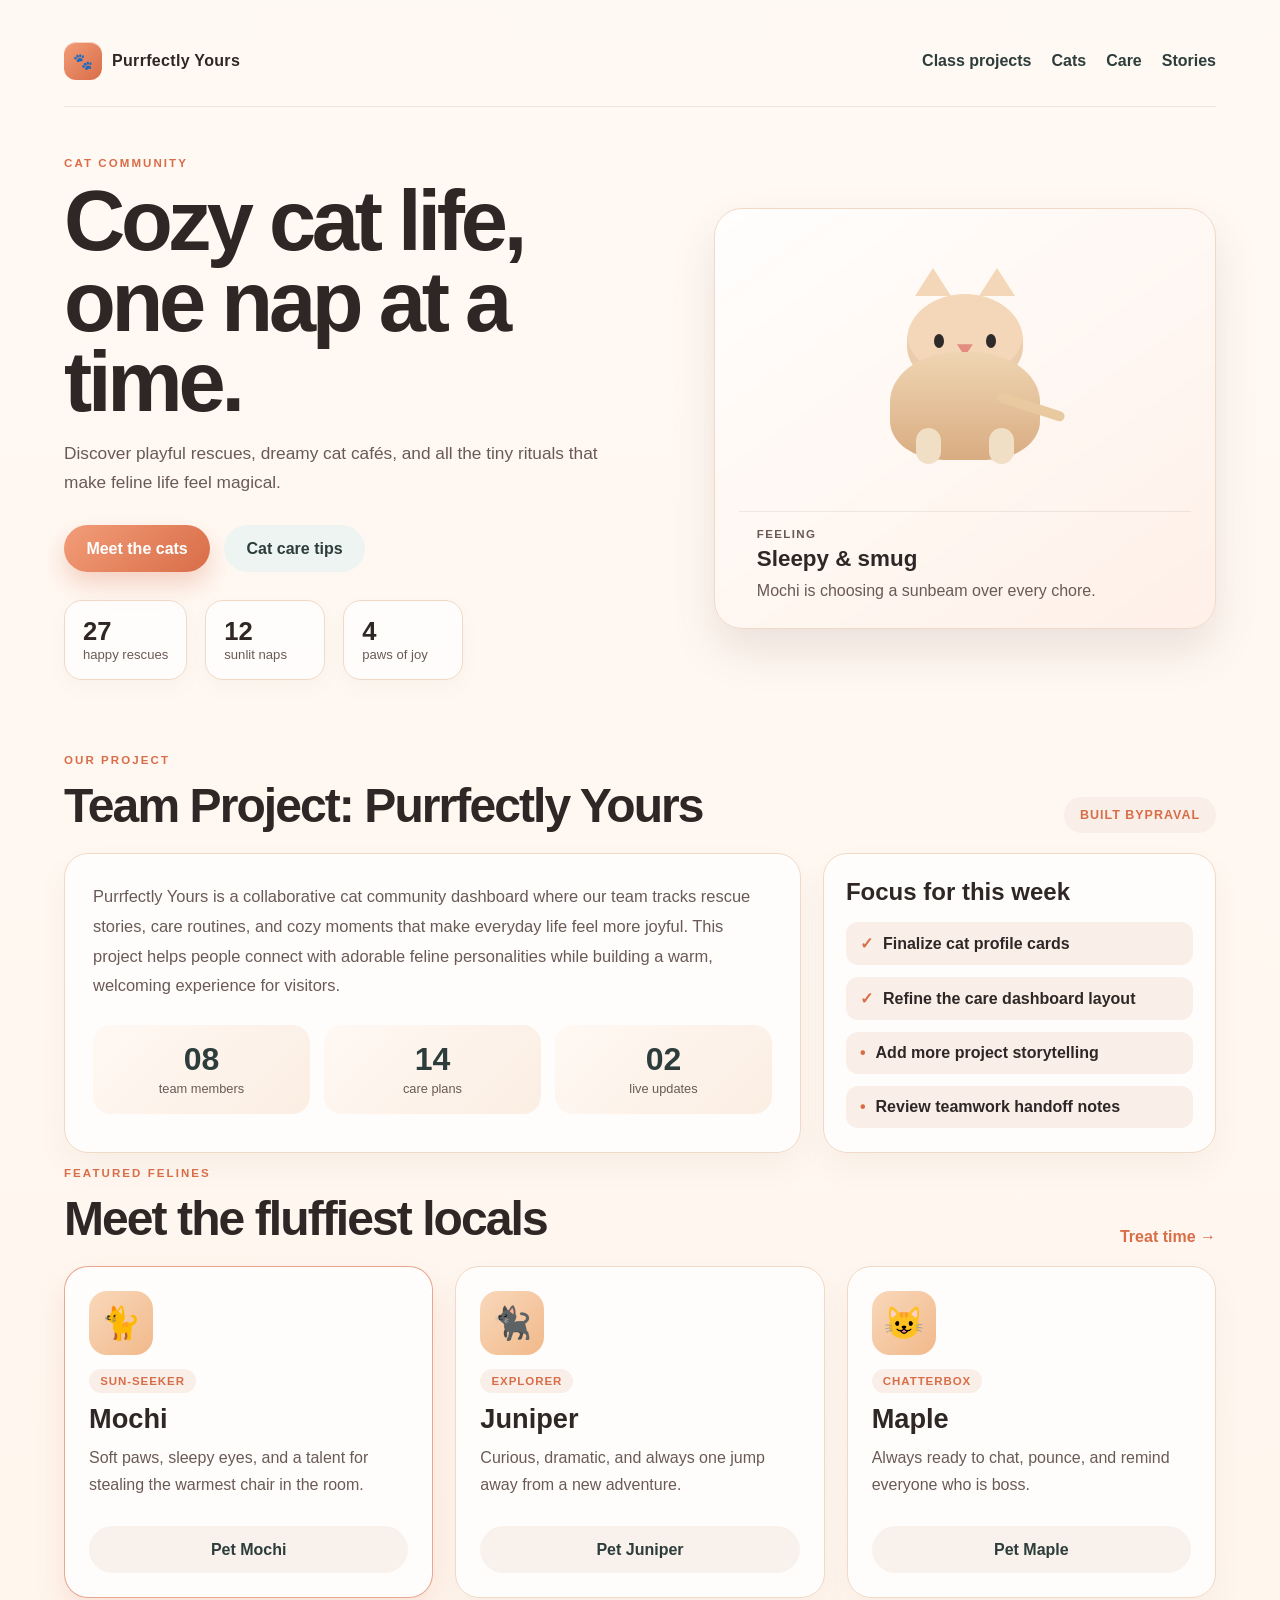
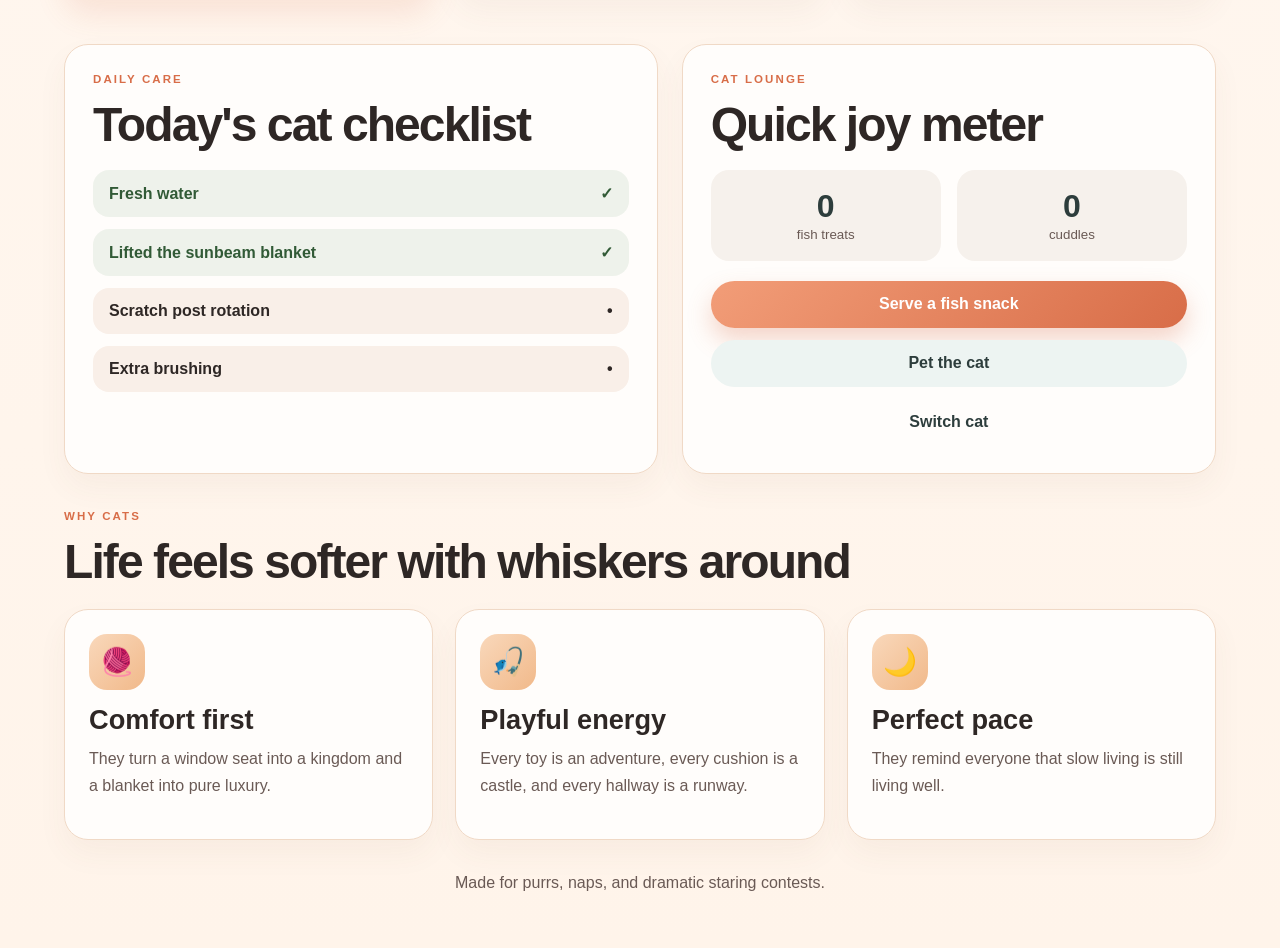
<file: praval.html>
<!DOCTYPE html>
<html lang="en">
  <head>
    <meta charset="UTF-8" />
    <meta name="viewport" content="width=device-width, initial-scale=1.0" />
    <meta name="description" content="Purrfectly Yours, a cozy cat community project by Praval." />
    <title>Purrfectly Yours — Praval</title>
    <link rel="stylesheet" href="purrfectly-yours.css" />
  </head>
  <body>
    <div class="page-shell">
      <header class="topbar">
        <div class="brand" aria-label="Purrfectly Yours home">
          <span class="brand-mark" aria-hidden="true">🐾</span>
          <span>Purrfectly Yours</span>
        </div>
        <nav class="nav" aria-label="Main navigation">
          <a href="index.html">Class projects</a>
          <a href="#cats">Cats</a>
          <a href="#care">Care</a>
          <a href="#story">Stories</a>
        </nav>
      </header>

      <main>
        <section class="hero">
          <div class="hero-copy">
            <p class="eyebrow">Cat community</p>
            <h1>Cozy cat life, one nap at a time.</h1>
            <p class="lede">
              Discover playful rescues, dreamy cat cafés, and all the tiny rituals that make feline life feel magical.
            </p>
            <div class="cta-row">
              <a class="primary-btn" href="#cats">Meet the cats</a>
              <a class="secondary-btn" href="#care">Cat care tips</a>
            </div>
            <ul class="mini-stats" aria-label="Cat community stats">
              <li><strong>27</strong><span>happy rescues</span></li>
              <li><strong>12</strong><span>sunlit naps</span></li>
              <li><strong>4</strong><span>paws of joy</span></li>
            </ul>
          </div>

          <div class="hero-card" aria-live="polite">
            <div class="cat-stage">
              <div class="cat-figure" aria-label="Featured cat illustration">
                <div class="cat-head">
                  <span class="ear left"></span>
                  <span class="ear right"></span>
                  <span class="eye left"></span>
                  <span class="eye right"></span>
                  <span class="nose"></span>
                  <span class="mouth"></span>
                </div>
                <div class="cat-body">
                  <span class="paw left"></span>
                  <span class="paw right"></span>
                  <span class="tail"></span>
                </div>
              </div>
            </div>
            <div class="mood-box">
              <p class="mood-label">Feeling</p>
              <strong id="moodLabel">Sleepy &amp; smug</strong>
              <p id="moodText">Mochi is choosing a sunbeam over every chore.</p>
            </div>
          </div>
        </section>

        <section class="your-name-project" id="project">
          <div class="project-heading">
            <div>
              <p class="eyebrow">Our project</p>
              <h2>Team Project: Purrfectly Yours</h2>
            </div>
            <span class="project-badge">Built by <strong id="creatorName">Praval</strong></span>
          </div>

          <div class="project-layout">
            <article class="project-card project-main">
              <p class="project-description">
                Purrfectly Yours is a collaborative cat community dashboard where our team tracks rescue stories,
                care routines, and cozy moments that make everyday life feel more joyful. This project helps people
                connect with adorable feline personalities while building a warm, welcoming experience for visitors.
              </p>
              <div class="project-metrics">
                <div class="metric-box"><strong>08</strong><span>team members</span></div>
                <div class="metric-box"><strong>14</strong><span>care plans</span></div>
                <div class="metric-box"><strong>02</strong><span>live updates</span></div>
              </div>
            </article>
            <aside class="project-card project-checklist">
              <h3>Focus for this week</h3>
              <ul>
                <li><span>✓</span> Finalize cat profile cards</li>
                <li><span>✓</span> Refine the care dashboard layout</li>
                <li><span>•</span> Add more project storytelling</li>
                <li><span>•</span> Review teamwork handoff notes</li>
              </ul>
            </aside>
          </div>
        </section>

        <section id="cats" class="cats">
          <div class="section-heading">
            <div><p class="eyebrow">Featured felines</p><h2>Meet the fluffiest locals</h2></div>
            <a href="#care" class="inline-link">Treat time →</a>
          </div>
          <div class="cat-grid">
            <article class="cat-card active" data-index="0">
              <div class="card-icon">🐈</div><span class="cat-tag">Sun-seeker</span>
              <h3>Mochi</h3><p>Soft paws, sleepy eyes, and a talent for stealing the warmest chair in the room.</p>
              <button type="button" class="pet-button">Pet Mochi</button>
            </article>
            <article class="cat-card" data-index="1">
              <div class="card-icon">🐈‍⬛</div><span class="cat-tag">Explorer</span>
              <h3>Juniper</h3><p>Curious, dramatic, and always one jump away from a new adventure.</p>
              <button type="button" class="pet-button">Pet Juniper</button>
            </article>
            <article class="cat-card" data-index="2">
              <div class="card-icon">😺</div><span class="cat-tag">Chatterbox</span>
              <h3>Maple</h3><p>Always ready to chat, pounce, and remind everyone who is boss.</p>
              <button type="button" class="pet-button">Pet Maple</button>
            </article>
          </div>
        </section>

        <section id="care" class="care-board">
          <div class="panel">
            <p class="eyebrow">Daily care</p><h2>Today's cat checklist</h2>
            <ul class="care-list">
              <li class="done">Fresh water <span>✓</span></li>
              <li class="done">Lifted the sunbeam blanket <span>✓</span></li>
              <li class="pending">Scratch post rotation <span>•</span></li>
              <li class="pending">Extra brushing <span>•</span></li>
            </ul>
          </div>
          <div class="panel action-panel">
            <p class="eyebrow">Cat lounge</p><h2>Quick joy meter</h2>
            <div class="counter-row">
              <div class="counter-box"><span id="fishCount">0</span><small>fish treats</small></div>
              <div class="counter-box"><span id="loveCount">0</span><small>cuddles</small></div>
            </div>
            <button id="feedBtn" type="button">Serve a fish snack</button>
            <button id="petBtn" class="secondary-btn" type="button">Pet the cat</button>
            <button id="nextCatBtn" class="ghost-btn" type="button">Switch cat</button>
          </div>
        </section>

        <section id="story" class="story">
          <div class="section-heading"><div><p class="eyebrow">Why cats</p><h2>Life feels softer with whiskers around</h2></div></div>
          <div class="story-grid">
            <article class="story-card"><div class="story-icon">🧶</div><h3>Comfort first</h3><p>They turn a window seat into a kingdom and a blanket into pure luxury.</p></article>
            <article class="story-card"><div class="story-icon">🎣</div><h3>Playful energy</h3><p>Every toy is an adventure, every cushion is a castle, and every hallway is a runway.</p></article>
            <article class="story-card"><div class="story-icon">🌙</div><h3>Perfect pace</h3><p>They remind everyone that slow living is still living well.</p></article>
          </div>
        </section>
      </main>

      <footer><p>Made for purrs, naps, and dramatic staring contests.</p></footer>
    </div>
    <script src="app.js"></script>
  </body>
</html>
</file>
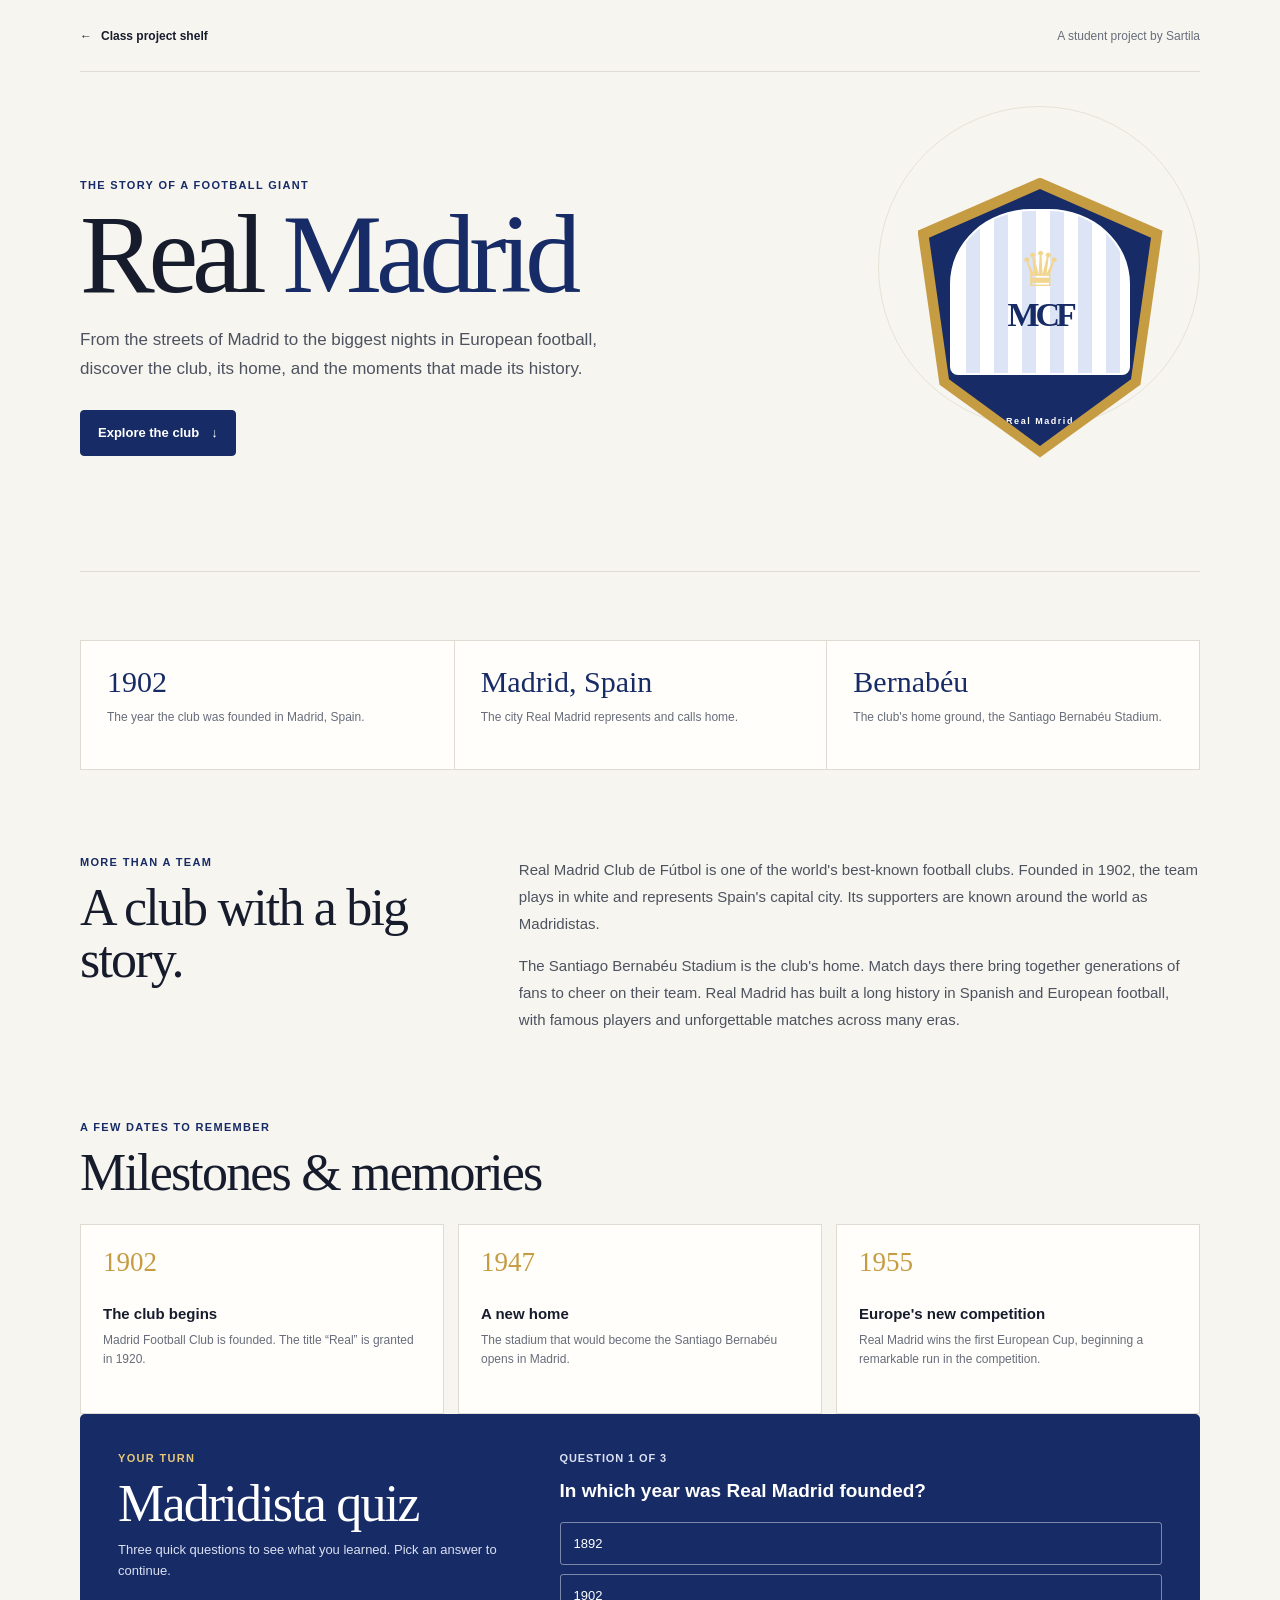
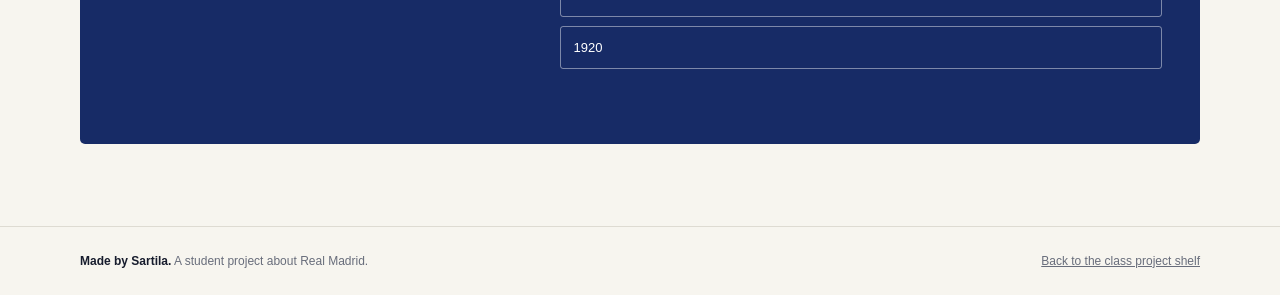
<file: sartila.html>
<!doctype html>
<html lang="en">
<head>
  <meta charset="utf-8">
  <meta name="viewport" content="width=device-width, initial-scale=1">
  <meta name="theme-color" content="#f7f5ef">
  <meta name="description" content="Sartila's student-made guide to Real Madrid Club de Fútbol, its history, stadium, and famous moments.">
  <title>Real Madrid — Sartila's Project</title>
  <style>
    :root {
      color-scheme: light;
      --paper: #f7f5ef;
      --ink: #171c2d;
      --muted: #686d7b;
      --line: #dedbd2;
      --blue: #172b66;
      --blue-light: #e7ebf7;
      --gold: #c69c43;
      --white: #fffefa;
      --serif: Georgia, "Times New Roman", serif;
      --sans: "Trebuchet MS", "Segoe UI", sans-serif;
    }

    * { box-sizing: border-box; }

    html { scroll-behavior: smooth; }

    body {
      margin: 0;
      background: var(--paper);
      color: var(--ink);
      font-family: var(--sans);
      -webkit-font-smoothing: antialiased;
    }

    a { color: inherit; }

    .page-shell { width: min(1120px, calc(100% - 48px)); margin: 0 auto; }

    .topbar {
      display: flex;
      min-height: 72px;
      align-items: center;
      justify-content: space-between;
      gap: 20px;
      border-bottom: 1px solid var(--line);
      font-size: 12px;
    }

    .back-link {
      display: inline-flex;
      align-items: center;
      gap: 9px;
      font-weight: 700;
      text-decoration: none;
    }

    .back-link:hover { color: var(--blue); }
    .byline { color: var(--muted); }

    .hero {
      position: relative;
      display: grid;
      min-height: 500px;
      grid-template-columns: minmax(0, 1fr) 320px;
      align-items: center;
      gap: 46px;
      padding: 76px 0 84px;
      border-bottom: 1px solid var(--line);
    }

    .hero::before {
      position: absolute;
      z-index: -1;
      top: 34px;
      right: 0;
      width: 320px;
      height: 320px;
      border: 1px solid #e7e2d6;
      border-radius: 50%;
      content: "";
    }

    .eyebrow, .section-label {
      margin: 0 0 14px;
      color: var(--blue);
      font-size: 11px;
      font-weight: 800;
      letter-spacing: 0.12em;
      text-transform: uppercase;
    }

    h1, h2, h3, p { margin-top: 0; }

    h1 {
      max-width: 720px;
      margin-bottom: 22px;
      font-family: var(--serif);
      font-size: clamp(58px, 9vw, 112px);
      font-weight: 400;
      letter-spacing: -0.055em;
      line-height: 0.88;
    }

    h1 span { color: var(--blue); }

    .intro {
      max-width: 560px;
      margin-bottom: 26px;
      color: #4d5260;
      font-size: 17px;
      line-height: 1.7;
    }

    .hero-link {
      display: inline-flex;
      min-height: 46px;
      align-items: center;
      gap: 12px;
      padding: 0 17px;
      border: 1px solid var(--blue);
      border-radius: 4px;
      background: var(--blue);
      color: white;
      font-size: 13px;
      font-weight: 700;
      text-decoration: none;
      transition: background 160ms ease, color 160ms ease;
    }

    .hero-link:hover { background: transparent; color: var(--blue); }

    .crest {
      position: relative;
      display: grid;
      width: 245px;
      height: 280px;
      justify-self: center;
      place-items: center;
      clip-path: polygon(50% 0, 100% 19%, 91% 74%, 50% 100%, 9% 74%, 0 19%);
      background: var(--gold);
      filter: drop-shadow(8px 10px 0 #172b661a);
    }

    .crest-inner {
      display: grid;
      width: 222px;
      height: 257px;
      place-items: center;
      clip-path: polygon(50% 0, 100% 19%, 91% 74%, 50% 100%, 9% 74%, 0 19%);
      background: var(--blue);
    }

    .crest-field {
      display: grid;
      width: 180px;
      height: 166px;
      align-content: center;
      justify-items: center;
      gap: 7px;
      border: 2px solid #fff;
      border-radius: 45% 45% 8px 8px;
      background: repeating-linear-gradient(90deg, #fff 0 14px, #dce4f6 14px 28px);
      color: var(--blue);
      text-align: center;
    }

    .crest-crown { color: #f2d58e; font-size: 48px; line-height: 0.8; }
    .crest-letters { font-family: var(--serif); font-size: 34px; font-weight: 700; letter-spacing: -0.12em; }
    .crest-caption { margin: 0; color: white; font-size: 9px; font-weight: 800; letter-spacing: 0.17em; }

    main { padding: 68px 0 82px; }

    .facts {
      display: grid;
      grid-template-columns: repeat(3, 1fr);
      margin-bottom: 86px;
      border: 1px solid var(--line);
      background: var(--white);
    }

    .fact { min-height: 128px; padding: 24px 26px; }
    .fact + .fact { border-left: 1px solid var(--line); }
    .fact strong { display: block; margin-bottom: 8px; color: var(--blue); font-family: var(--serif); font-size: 30px; font-weight: 400; }
    .fact span { color: var(--muted); font-size: 12px; line-height: 1.5; }

    .story-grid {
      display: grid;
      grid-template-columns: 0.7fr 1.3fr;
      gap: 72px;
      margin-bottom: 88px;
    }

    h2 {
      margin-bottom: 16px;
      font-family: var(--serif);
      font-size: clamp(34px, 5vw, 52px);
      font-weight: 400;
      letter-spacing: -0.035em;
      line-height: 1;
    }

    .story-copy { color: #4d5260; font-size: 15px; line-height: 1.8; }
    .story-copy p:last-child { margin-bottom: 0; }

    .moments {
      display: grid;
      grid-template-columns: repeat(3, 1fr);
      gap: 14px;
      margin: 25px 0 0;
      padding: 0;
      list-style: none;
    }

    .moment {
      min-height: 190px;
      padding: 22px;
      border: 1px solid var(--line);
      background: var(--white);
    }

    .moment-year { display: block; margin-bottom: 27px; color: var(--gold); font-family: var(--serif); font-size: 27px; }
    .moment h3 { margin-bottom: 9px; font-size: 15px; }
    .moment p { margin-bottom: 0; color: var(--muted); font-size: 12px; line-height: 1.6; }

    .quiz {
      display: grid;
      grid-template-columns: minmax(0, 0.8fr) minmax(0, 1.2fr);
      gap: 40px;
      padding: 38px;
      border-radius: 5px;
      background: var(--blue);
      color: white;
    }

    .quiz .section-label { color: #e6c879; }
    .quiz h2 { margin-bottom: 10px; }
    .quiz-intro { margin: 0; color: #dbe1f2; font-size: 13px; line-height: 1.6; }
    .quiz-panel { align-self: center; }
    .quiz-progress { margin-bottom: 13px; color: #dbe1f2; font-size: 11px; font-weight: 700; letter-spacing: 0.08em; text-transform: uppercase; }
    .quiz-question { margin-bottom: 17px; font-size: 19px; line-height: 1.45; }
    .quiz-options { display: grid; gap: 9px; }

    .quiz-option, .quiz-restart {
      min-height: 43px;
      padding: 10px 13px;
      border: 1px solid #ffffff70;
      border-radius: 3px;
      background: transparent;
      color: white;
      cursor: pointer;
      font: inherit;
      font-size: 13px;
      text-align: left;
      transition: background 140ms ease, color 140ms ease;
    }

    .quiz-option:hover:not(:disabled), .quiz-option:focus-visible, .quiz-restart:hover {
      background: white;
      color: var(--blue);
    }

    .quiz-option:disabled { cursor: default; opacity: 0.72; }
    .quiz-option.is-correct { border-color: #e6c879; background: #e6c879; color: var(--ink); opacity: 1; }
    .quiz-feedback { min-height: 24px; margin: 13px 0 0; color: #f2d58e; font-size: 13px; }
    .quiz-restart { margin-top: 12px; }

    footer { border-top: 1px solid var(--line); }
    .footer-line { display: flex; min-height: 68px; align-items: center; justify-content: space-between; gap: 16px; color: var(--muted); font-size: 12px; }
    .footer-line strong { color: var(--ink); }

    :focus-visible { outline: 3px solid #d4aa54; outline-offset: 3px; }

    @media (max-width: 760px) {
      .hero { min-height: 0; grid-template-columns: minmax(0, 1fr) 220px; gap: 20px; padding: 64px 0; }
      .crest { width: 190px; height: 220px; }
      .crest-inner { width: 172px; height: 202px; }
      .crest-field { width: 140px; height: 132px; }
      .crest-crown { font-size: 38px; }
      .crest-letters { font-size: 27px; }
      .story-grid { grid-template-columns: 1fr; gap: 12px; }
      .quiz { grid-template-columns: 1fr; gap: 27px; }
    }

    @media (max-width: 540px) {
      .page-shell { width: min(100% - 32px, 440px); }
      .topbar { min-height: 62px; font-size: 11px; }
      .hero { grid-template-columns: 1fr; gap: 32px; padding: 55px 0 60px; }
      .hero::before { top: 230px; right: 4px; width: 210px; height: 210px; }
      h1 { font-size: clamp(58px, 17vw, 84px); }
      .intro { font-size: 15px; }
      .crest { width: 150px; height: 174px; justify-self: end; margin-right: 22px; }
      .crest-inner { width: 136px; height: 159px; }
      .crest-field { width: 112px; height: 103px; gap: 4px; }
      .crest-crown { font-size: 29px; }
      .crest-letters { font-size: 21px; }
      .crest-caption { font-size: 7px; }
      main { padding: 42px 0 55px; }
      .facts { grid-template-columns: 1fr; margin-bottom: 64px; }
      .fact { min-height: 0; padding: 19px 21px; }
      .fact + .fact { border-top: 1px solid var(--line); border-left: 0; }
      .fact strong { margin-bottom: 2px; font-size: 25px; }
      .story-grid { margin-bottom: 65px; }
      .moments { grid-template-columns: 1fr; }
      .moment { min-height: 0; }
      .moment-year { margin-bottom: 15px; }
      .quiz { padding: 25px 20px; }
      .footer-line { align-items: flex-start; flex-direction: column; justify-content: center; gap: 6px; padding: 14px 0; }
    }

    @media (prefers-reduced-motion: reduce) {
      *, *::before, *::after { scroll-behavior: auto !important; transition-duration: 0.01ms !important; }
    }
  </style>
</head>
<body>
  <header class="page-shell">
    <nav class="topbar" aria-label="Page navigation">
      <a class="back-link" href="index.html"><span aria-hidden="true">←</span> Class project shelf</a>
      <span class="byline">A student project by Sartila</span>
    </nav>
    <section class="hero" aria-labelledby="page-title">
      <div>
        <p class="eyebrow">The story of a football giant</p>
        <h1 id="page-title">Real <span>Madrid</span></h1>
        <p class="intro">From the streets of Madrid to the biggest nights in European football, discover the club, its home, and the moments that made its history.</p>
        <a class="hero-link" href="#story">Explore the club <span aria-hidden="true">↓</span></a>
      </div>
      <div class="crest" aria-label="A decorative illustration inspired by Real Madrid's blue and white colors" role="img">
        <div class="crest-inner">
          <div class="crest-field">
            <span class="crest-crown" aria-hidden="true">♛</span>
            <span class="crest-letters" aria-hidden="true">MCF</span>
          </div>
          <p class="crest-caption">Real Madrid</p>
        </div>
      </div>
    </section>
  </header>

  <main class="page-shell">
    <section class="facts" aria-label="Real Madrid at a glance">
      <div class="fact"><strong>1902</strong><span>The year the club was founded in Madrid, Spain.</span></div>
      <div class="fact"><strong>Madrid, Spain</strong><span>The city Real Madrid represents and calls home.</span></div>
      <div class="fact"><strong>Bernabéu</strong><span>The club's home ground, the Santiago Bernabéu Stadium.</span></div>
    </section>

    <section class="story-grid" id="story" aria-labelledby="story-title">
      <div>
        <p class="section-label">More than a team</p>
        <h2 id="story-title">A club with a big story.</h2>
      </div>
      <div class="story-copy">
        <p>Real Madrid Club de Fútbol is one of the world's best-known football clubs. Founded in 1902, the team plays in white and represents Spain's capital city. Its supporters are known around the world as Madridistas.</p>
        <p>The Santiago Bernabéu Stadium is the club's home. Match days there bring together generations of fans to cheer on their team. Real Madrid has built a long history in Spanish and European football, with famous players and unforgettable matches across many eras.</p>
      </div>
    </section>

    <section aria-labelledby="moments-title">
      <p class="section-label">A few dates to remember</p>
      <h2 id="moments-title">Milestones &amp; memories</h2>
      <ol class="moments">
        <li class="moment">
          <span class="moment-year">1902</span>
          <h3>The club begins</h3>
          <p>Madrid Football Club is founded. The title “Real” is granted in 1920.</p>
        </li>
        <li class="moment">
          <span class="moment-year">1947</span>
          <h3>A new home</h3>
          <p>The stadium that would become the Santiago Bernabéu opens in Madrid.</p>
        </li>
        <li class="moment">
          <span class="moment-year">1955</span>
          <h3>Europe's new competition</h3>
          <p>Real Madrid wins the first European Cup, beginning a remarkable run in the competition.</p>
        </li>
      </ol>
    </section>

    <section class="quiz" aria-labelledby="quiz-title">
      <div>
        <p class="section-label">Your turn</p>
        <h2 id="quiz-title">Madridista quiz</h2>
        <p class="quiz-intro">Three quick questions to see what you learned. Pick an answer to continue.</p>
      </div>
      <div class="quiz-panel" aria-live="polite">
        <p class="quiz-progress" id="quiz-progress"></p>
        <h3 class="quiz-question" id="quiz-question"></h3>
        <div class="quiz-options" id="quiz-options"></div>
        <p class="quiz-feedback" id="quiz-feedback"></p>
        <button class="quiz-restart" id="quiz-restart" type="button" hidden>Play again</button>
      </div>
    </section>
  </main>

  <footer>
    <div class="page-shell footer-line">
      <span><strong>Made by Sartila.</strong> A student project about Real Madrid.</span>
      <a href="index.html">Back to the class project shelf</a>
    </div>
  </footer>

  <script>
    const questions = [
      {
        question: "In which year was Real Madrid founded?",
        options: ["1892", "1902", "1920"],
        answer: 1
      },
      {
        question: "What is the name of Real Madrid's home stadium?",
        options: ["Camp Nou", "Wembley Stadium", "Santiago Bernabéu"],
        answer: 2
      },
      {
        question: "What color does Real Madrid traditionally play in?",
        options: ["White", "Green", "Orange"],
        answer: 0
      }
    ];

    const progress = document.querySelector("#quiz-progress");
    const questionText = document.querySelector("#quiz-question");
    const optionsContainer = document.querySelector("#quiz-options");
    const feedback = document.querySelector("#quiz-feedback");
    const restartButton = document.querySelector("#quiz-restart");
    let currentQuestion = 0;
    let score = 0;

    function showQuestion() {
      const current = questions[currentQuestion];
      progress.textContent = `Question ${currentQuestion + 1} of ${questions.length}`;
      questionText.textContent = current.question;
      feedback.textContent = "";
      optionsContainer.replaceChildren();

      current.options.forEach((option, index) => {
        const button = document.createElement("button");
        button.className = "quiz-option";
        button.type = "button";
        button.textContent = option;
        button.addEventListener("click", () => chooseAnswer(index));
        optionsContainer.append(button);
      });
    }

    function chooseAnswer(selectedIndex) {
      const current = questions[currentQuestion];
      const optionButtons = [...optionsContainer.querySelectorAll("button")];
      optionButtons.forEach((button, index) => {
        button.disabled = true;
        if (index === current.answer) button.classList.add("is-correct");
      });

      if (selectedIndex === current.answer) {
        score += 1;
        feedback.textContent = "Correct! Nice work.";
      } else {
        feedback.textContent = `Not quite — the answer is ${current.options[current.answer]}.`;
      }

      window.setTimeout(() => {
        currentQuestion += 1;
        if (currentQuestion < questions.length) {
          showQuestion();
          return;
        }

        progress.textContent = "Quiz complete";
        questionText.textContent = `You scored ${score} out of ${questions.length}.`;
        optionsContainer.replaceChildren();
        feedback.textContent = score === questions.length
          ? "A perfect score — hala Madrid!"
          : "Thanks for playing. Explore the page and give it another try!";
        restartButton.hidden = false;
      }, 900);
    }

    restartButton.addEventListener("click", () => {
      currentQuestion = 0;
      score = 0;
      restartButton.hidden = true;
      showQuestion();
    });

    showQuestion();
  </script>
</body>
</html>
</file>
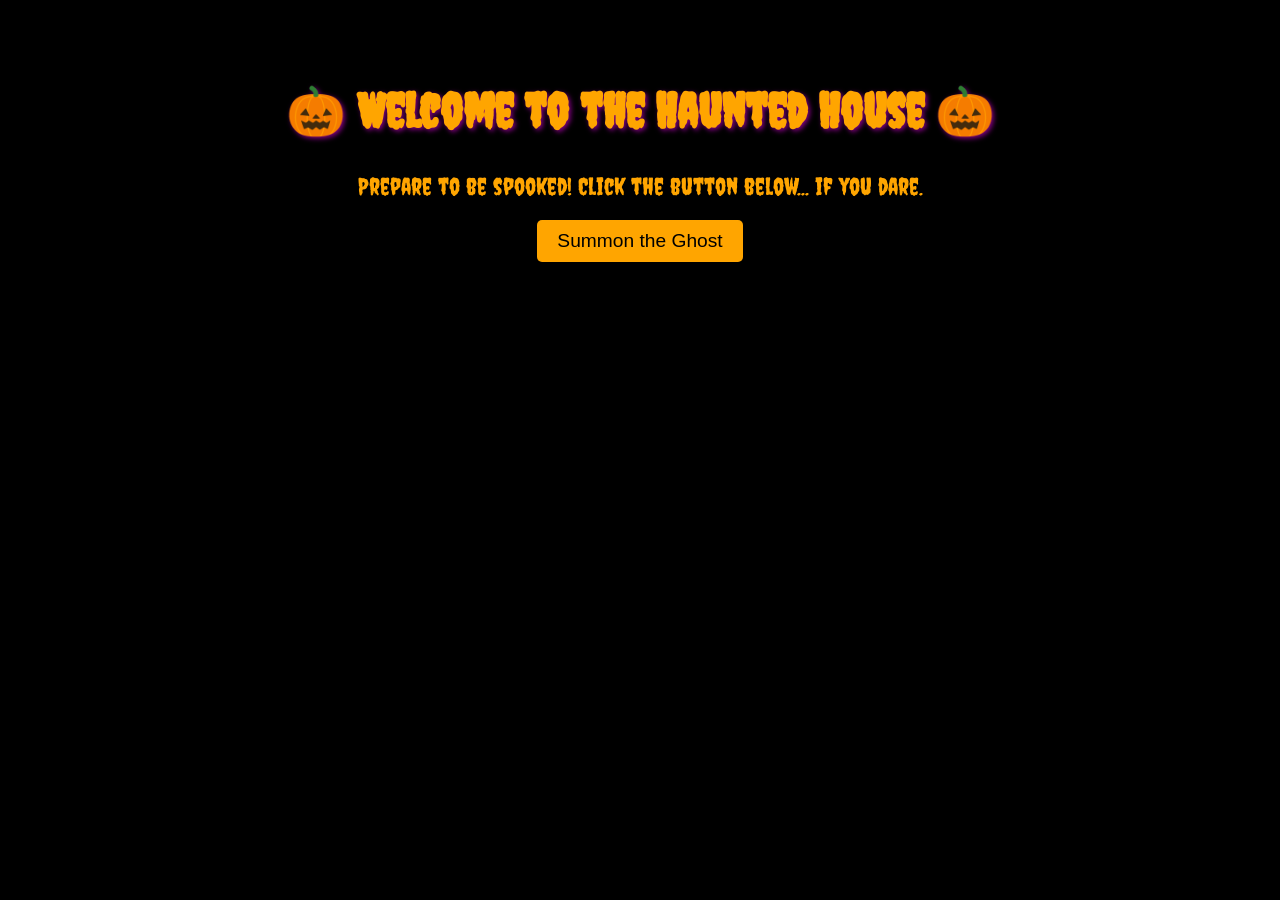
<file: sophia.html>
<!DOCTYPE html>
<html lang="en">
<head>
  <meta charset="UTF-8">
  <meta name="viewport" content="width=device-width, initial-scale=1.0">
  <title>Halloween Spooktacular</title>
  <style>
    body {
      background-color: black;
      color: orange;
      font-family: 'Creepster', cursive;
      text-align: center;
      margin: 0;
      padding: 0;
    }

    .container {
      padding: 50px;
    }

    .title {
      font-size: 3rem;
      text-shadow: 2px 2px 5px purple;
    }

    .description {
      font-size: 1.5rem;
      margin: 20px 0;
    }

    button {
      background-color: orange;
      color: black;
      border: none;
      padding: 10px 20px;
      font-size: 1.2rem;
      cursor: pointer;
      border-radius: 5px;
      transition: transform 0.3s ease;
    }

    button:hover {
      transform: scale(1.1);
      background-color: purple;
      color: white;
    }

    #ghost {
      font-size: 2rem;
      margin-top: 20px;
      animation: flicker 1.5s infinite;
    }

    .hidden {
      display: none;
    }

    @keyframes flicker {
      0%, 100% { opacity: 1; }
      50% { opacity: 0.5; }
    }
  </style>
  <link href="https://fonts.googleapis.com/css2?family=Creepster&display=swap" rel="stylesheet">
</head>
<body>
  <div class="container">
    <h1 class="title">🎃 Welcome to the Haunted House 🎃</h1>
    <p class="description">Prepare to be spooked! Click the button below... if you dare.</p>
    <button id="spookyButton">Summon the Ghost</button>
    <div id="ghost" class="hidden">👻 BOO! 👻</div>
  </div>
  <script>
    document.getElementById('spookyButton').addEventListener('click', function() {
      const ghost = document.getElementById('ghost');
      ghost.classList.toggle('hidden');
      playSpookySound();
    });

    function playSpookySound() {
      const audio = new Audio('https://www.soundjay.com/button/beep-07.wav');
      audio.play();
    }
  </script>
</body>
</html>
</file>
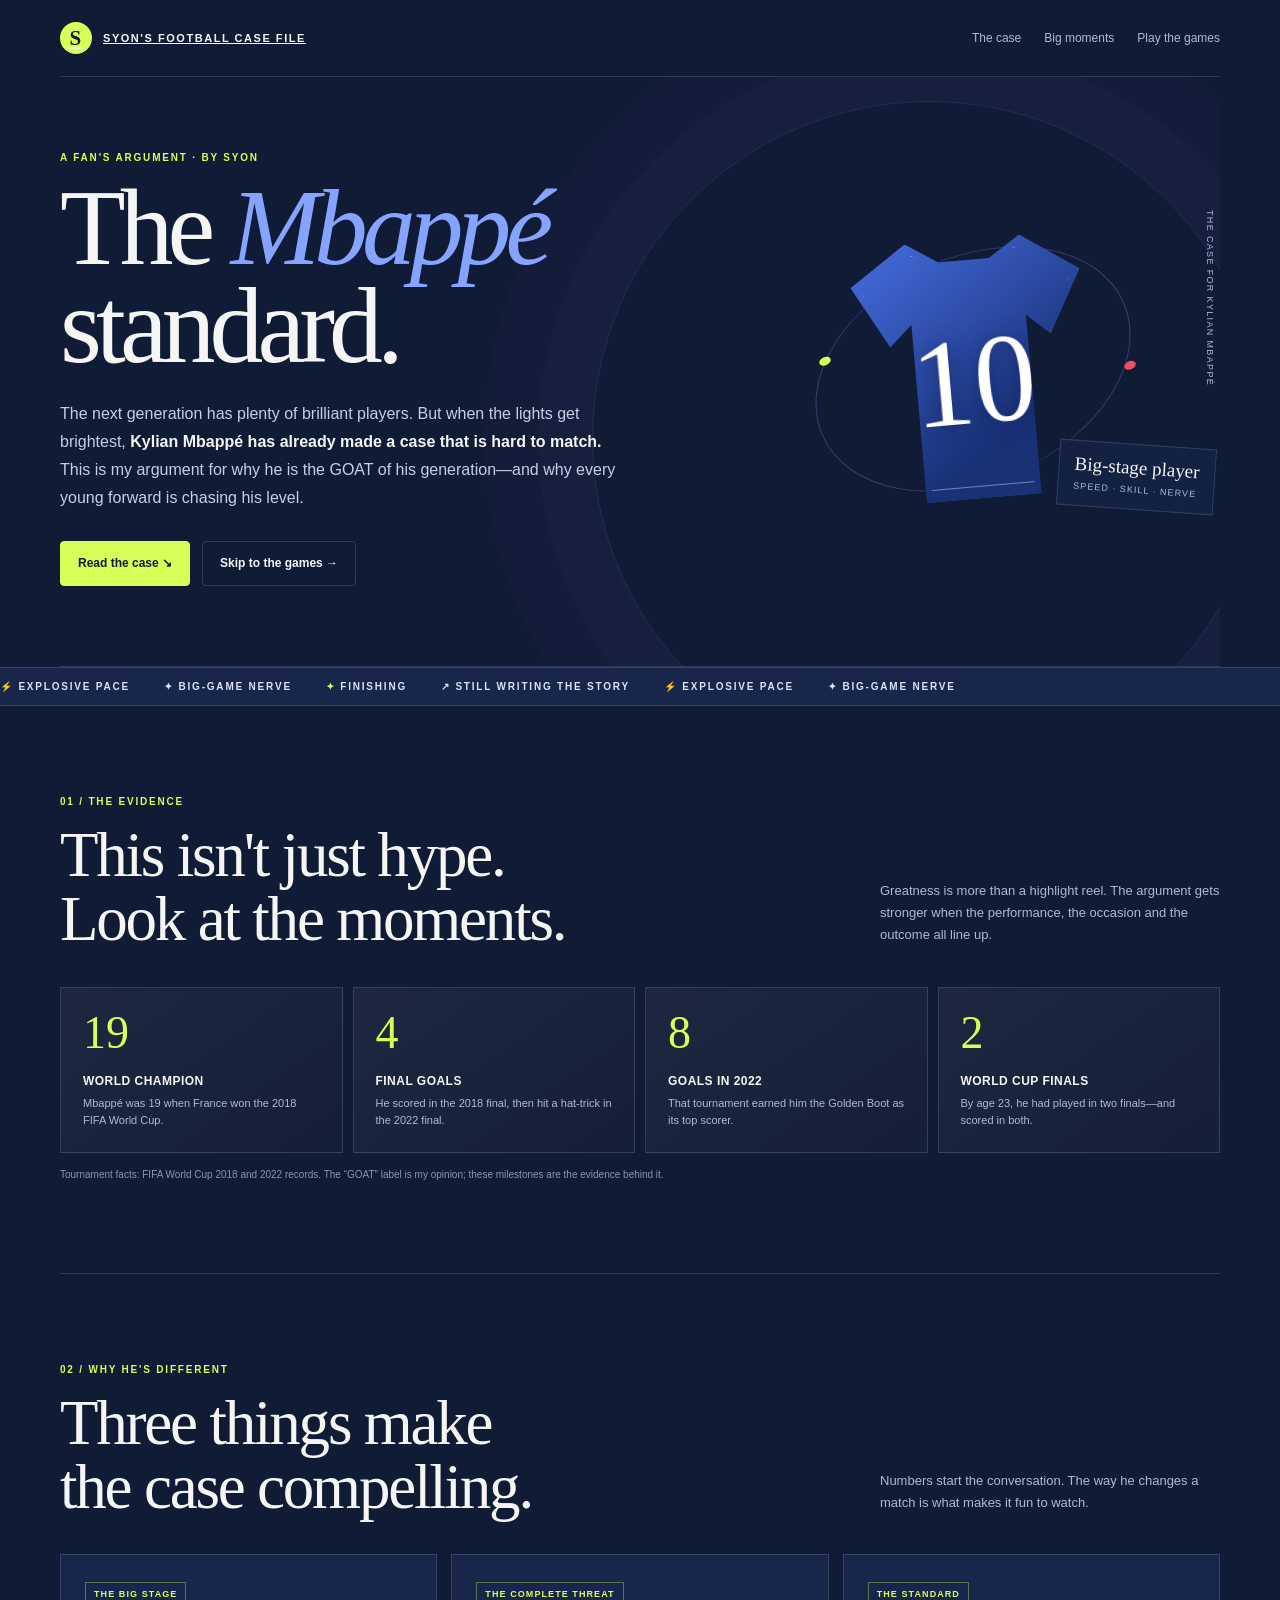
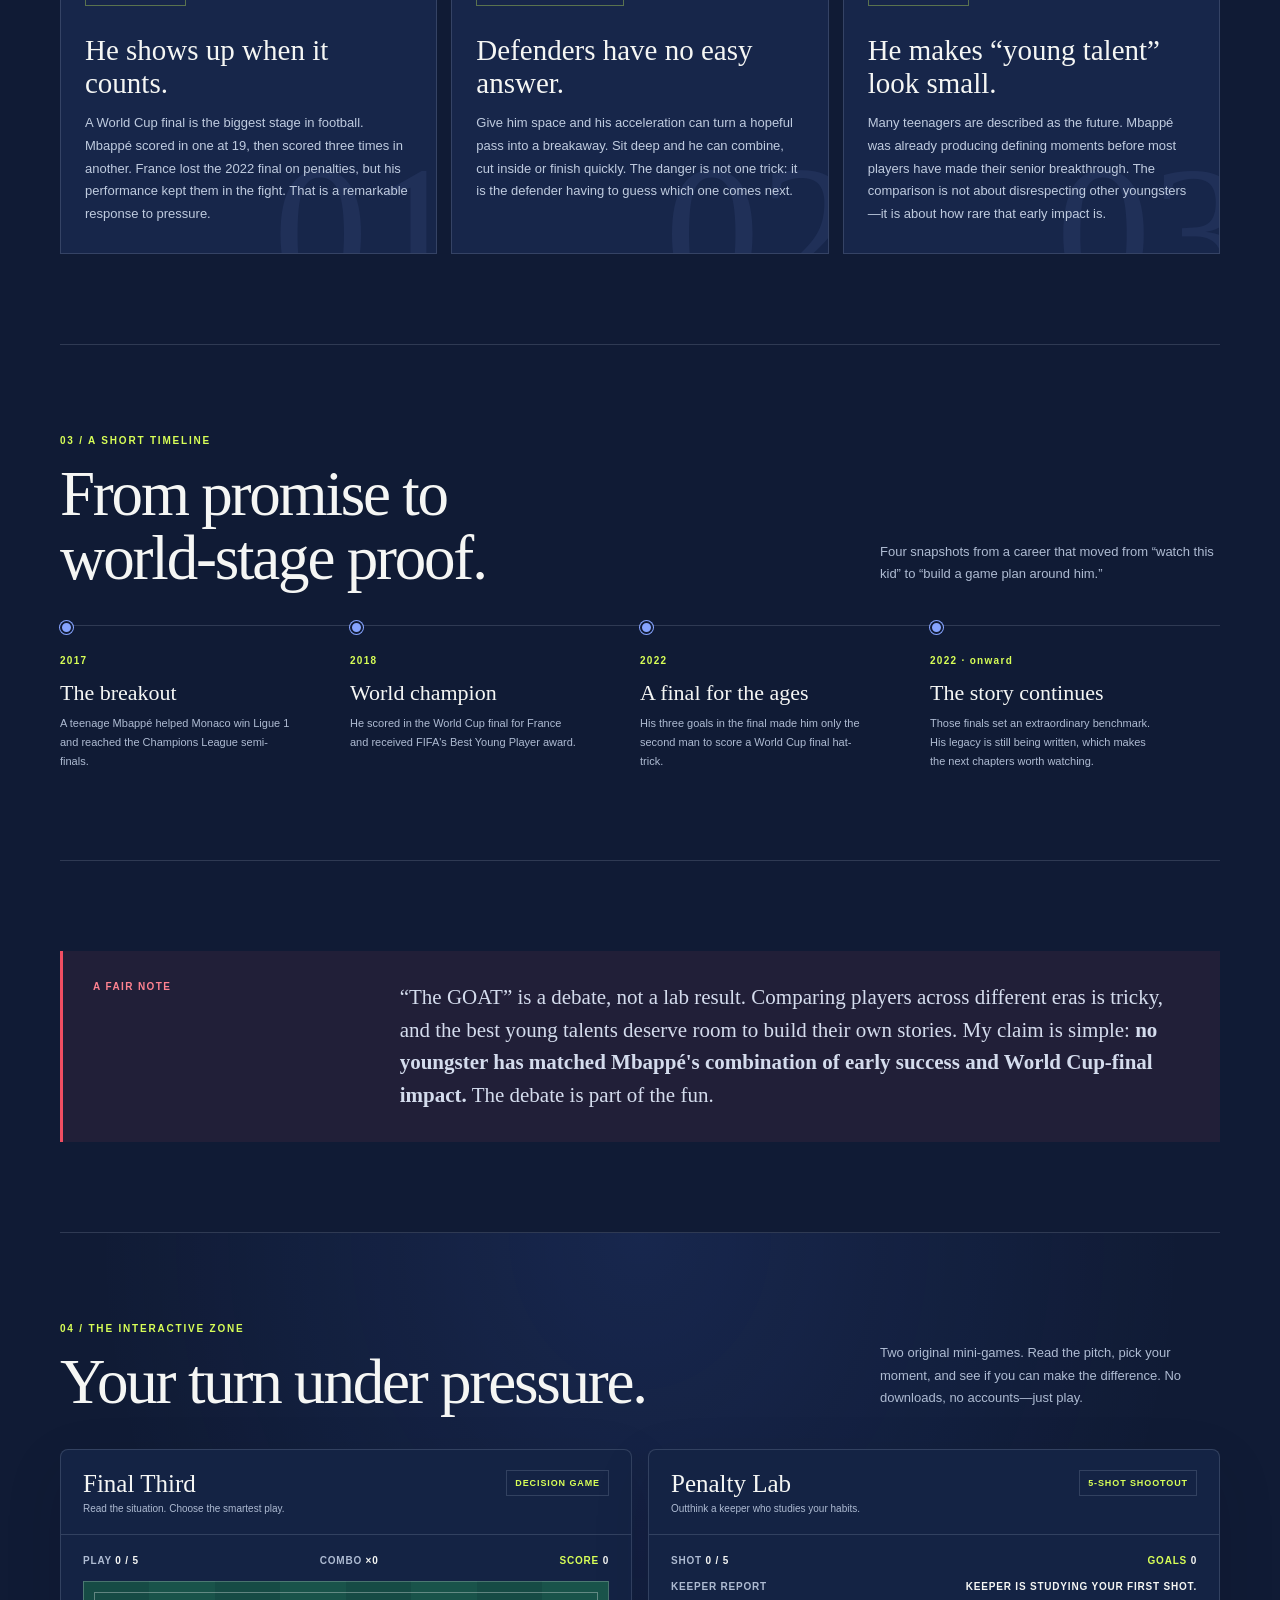
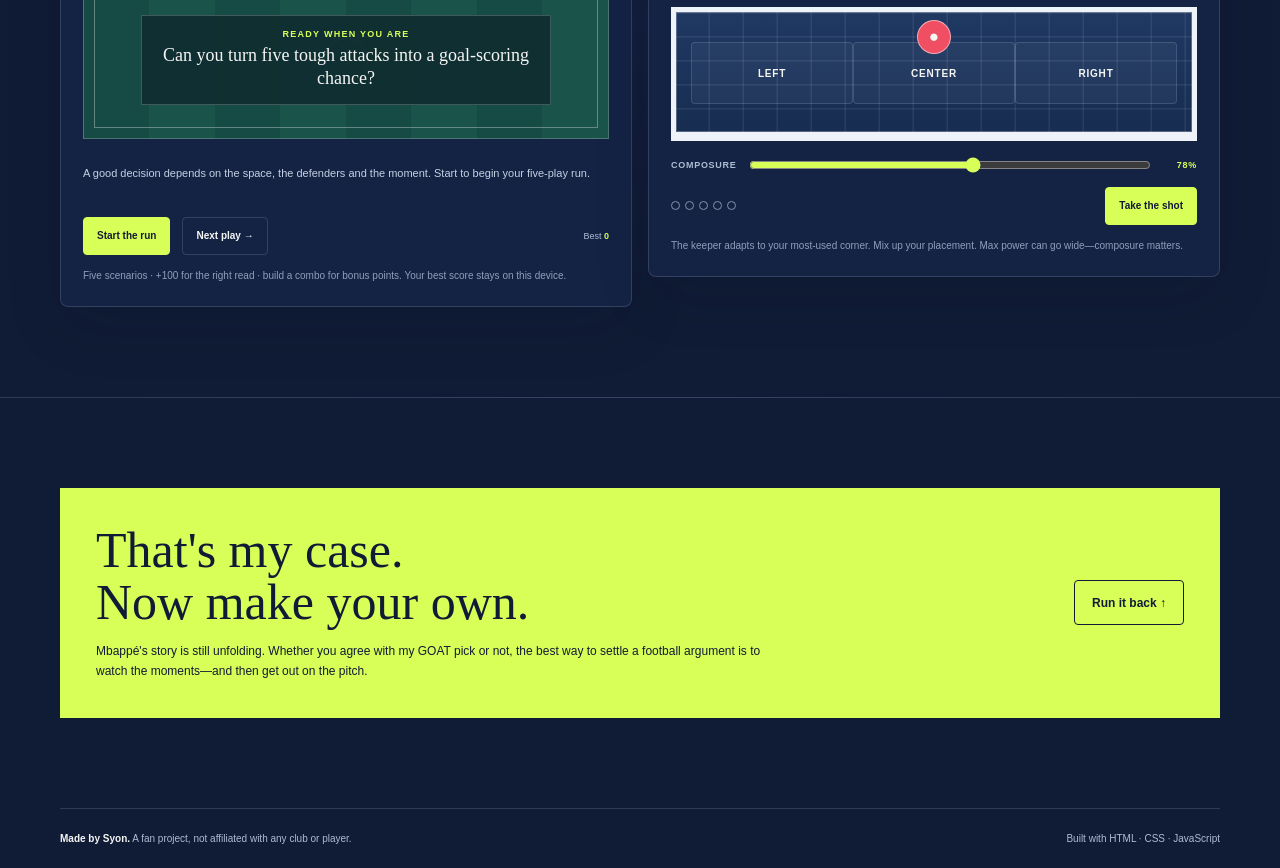
<file: syon.html>
<!doctype html>
<html lang="en">
<head>
  <meta charset="utf-8">
  <meta name="viewport" content="width=device-width, initial-scale=1">
  <meta name="theme-color" content="#101b35">
  <meta name="description" content="Syon's football case file: why Kylian Mbappé is the standard every young forward is chasing, with two original football games.">
  <title>The Mbappé Standard — Syon</title>
  <style>
    :root {
      color-scheme: dark;
      --night: #101b35;
      --night-2: #17264a;
      --panel: #1c2d54;
      --white: #f5f6f4;
      --muted: #aebbd2;
      --blue: #4e7bff;
      --blue-bright: #86a4ff;
      --red: #f04e62;
      --lime: #d8ff57;
      --line: rgba(221, 231, 255, .15);
      --display: Georgia, "Times New Roman", serif;
      --body: "Trebuchet MS", "Segoe UI", sans-serif;
    }
    * { box-sizing: border-box; }
    html { scroll-behavior: smooth; }
    body { margin: 0; background: var(--night); color: var(--white); font-family: var(--body); -webkit-font-smoothing: antialiased; }
    a { color: inherit; }
    button, input { font: inherit; }
    button:focus-visible, a:focus-visible, input:focus-visible { outline: 3px solid var(--lime); outline-offset: 3px; }
    .wrap { width: min(1160px, calc(100% - 48px)); margin-inline: auto; }
    .topbar { display:flex; align-items:center; justify-content:space-between; gap:20px; padding:22px 0; border-bottom:1px solid var(--line); }
    .brand { display:flex; align-items:center; gap:11px; font-size:11px; font-weight:900; letter-spacing:.14em; text-transform:uppercase; }
    .brand-mark { display:grid; place-items:center; width:32px; height:32px; background:var(--lime); color:var(--night); border-radius:50%; font-family:var(--display); font-size:21px; }
    .topbar nav { display:flex; gap:23px; color:var(--muted); font-size:12px; }
    .topbar nav a { text-decoration:none; }
    .topbar nav a:hover { color:var(--white); }
    .hero { position:relative; display:grid; min-height:590px; grid-template-columns:1.12fr .88fr; align-items:center; gap:35px; padding:75px 0 80px; overflow:hidden; }
    .hero::before { position:absolute; z-index:-1; top:4%; right:-4%; width:58%; aspect-ratio:1; border:1px solid rgba(134,164,255,.14); border-radius:50%; content:""; box-shadow:0 0 0 54px rgba(134,164,255,.025), 0 0 0 108px rgba(134,164,255,.02); }
    .eyebrow, .section-kicker { margin:0 0 16px; color:var(--lime); font-size:10px; font-weight:900; letter-spacing:.18em; text-transform:uppercase; }
    h1 { max-width:700px; margin:0; font-family:var(--display); font-size:clamp(58px, 8.4vw, 108px); font-weight:400; line-height:.91; letter-spacing:-.055em; }
    h1 em { color:var(--blue-bright); font-weight:400; }
    .hero-copy { max-width:570px; margin:25px 0 0; color:#c5d0e3; font-size:16px; line-height:1.75; }
    .hero-copy strong { color:var(--white); }
    .hero-actions { display:flex; flex-wrap:wrap; gap:12px; margin-top:29px; }
    .button { display:inline-flex; min-height:45px; align-items:center; justify-content:center; padding:0 17px; border:1px solid var(--line); border-radius:4px; background:transparent; color:var(--white); font-size:12px; font-weight:800; text-decoration:none; cursor:pointer; transition:transform .18s, background .18s; }
    .button:hover { transform:translateY(-2px); }
    .button-primary { border-color:var(--lime); background:var(--lime); color:var(--night); }
    .hero-art { position:relative; display:grid; min-height:370px; place-items:center; }
    .orbit { position:absolute; width:330px; aspect-ratio:1; border:1px solid rgba(134,164,255,.3); border-radius:50%; transform:rotate(-24deg) scaleY(.68); }
    .orbit::before, .orbit::after { position:absolute; width:12px; height:12px; border-radius:50%; background:var(--lime); content:""; }
    .orbit::before { top:18%; left:8%; }
    .orbit::after { right:4%; bottom:21%; background:var(--red); }
    .shirt { position:relative; display:grid; width:230px; height:260px; place-items:center; clip-path:polygon(25% 0, 39% 8%, 61% 8%, 75% 0, 100% 15%, 85% 39%, 75% 31%, 75% 100%, 25% 100%, 25% 31%, 15% 39%, 0 15%); background:linear-gradient(145deg,#456de0,#193277 70%); filter:drop-shadow(20px 25px 20px #080f24aa); transform:rotate(-5deg); }
    .shirt::before { position:absolute; inset:12px; clip-path:inherit; border:1px solid rgba(255,255,255,.4); content:""; }
    .shirt-number { margin-top:25px; color:#fff; font-family:var(--display); font-size:124px; line-height:1; text-shadow:0 4px 20px #0b174f88; }
    .shirt-label { position:absolute; right:1%; bottom:12%; padding:12px 15px; border:1px solid var(--line); background:#142345e8; transform:rotate(4deg); }
    .shirt-label strong { display:block; font-family:var(--display); font-size:19px; font-weight:400; }
    .shirt-label span { color:var(--muted); font-size:9px; letter-spacing:.12em; text-transform:uppercase; }
    .hero-caption { position:absolute; top:7%; right:1%; color:var(--muted); font-size:9px; letter-spacing:.15em; text-transform:uppercase; writing-mode:vertical-rl; }
    .ticker { overflow:hidden; padding:13px 0; border-block:1px solid var(--line); background:var(--night-2); color:#dce4f2; font-size:10px; font-weight:900; letter-spacing:.18em; text-transform:uppercase; white-space:nowrap; }
    .ticker span { margin-right:34px; }
    .ticker b { color:var(--lime); }
    main section { padding:90px 0; border-bottom:1px solid var(--line); }
    .section-head { display:flex; align-items:end; justify-content:space-between; gap:35px; margin-bottom:35px; }
    .section-head h2 { max-width:680px; margin:0; font-family:var(--display); font-size:clamp(38px, 5vw, 63px); font-weight:400; line-height:1.02; letter-spacing:-.035em; }
    .section-head > p { max-width:340px; margin:0 0 5px; color:var(--muted); font-size:13px; line-height:1.7; }
    .stat-grid { display:grid; grid-template-columns:repeat(4,1fr); gap:10px; }
    .stat-card { min-height:166px; padding:22px; border:1px solid var(--line); background:linear-gradient(145deg,rgba(255,255,255,.055),rgba(255,255,255,.015)); }
    .stat-card strong { display:block; color:var(--lime); font-family:var(--display); font-size:46px; font-weight:400; line-height:1; }
    .stat-card h3 { margin:18px 0 7px; font-size:12px; letter-spacing:.04em; text-transform:uppercase; }
    .stat-card p { margin:0; color:var(--muted); font-size:11px; line-height:1.55; }
    .source-note { margin:14px 0 0; color:#8797b4; font-size:10px; line-height:1.6; }
    .case-grid { display:grid; grid-template-columns:repeat(3,1fr); gap:14px; }
    .case-card { position:relative; min-height:285px; padding:27px 24px; overflow:hidden; border:1px solid var(--line); background:var(--night-2); }
    .case-card::after { position:absolute; right:-27px; bottom:-75px; color:rgba(134,164,255,.08); font-family:var(--display); font-size:190px; line-height:1; content:attr(data-number); }
    .case-card .tag { display:inline-flex; padding:6px 8px; border:1px solid rgba(216,255,87,.35); color:var(--lime); font-size:9px; font-weight:900; letter-spacing:.12em; text-transform:uppercase; }
    .case-card h3 { position:relative; z-index:1; margin:28px 0 12px; font-family:var(--display); font-size:29px; font-weight:400; }
    .case-card p { position:relative; z-index:1; margin:0; color:#bfcbdf; font-size:13px; line-height:1.75; }
    .timeline { display:grid; grid-template-columns:repeat(4,1fr); border-top:1px solid var(--line); }
    .moment { position:relative; padding:24px 20px 0 0; }
    .moment::before { position:absolute; top:-5px; left:0; width:9px; height:9px; border:2px solid var(--night); border-radius:50%; background:var(--blue-bright); box-shadow:0 0 0 1px var(--blue-bright); content:""; }
    .moment time { color:var(--lime); font-size:10px; font-weight:900; letter-spacing:.13em; }
    .moment h3 { margin:12px 0 8px; font-family:var(--display); font-size:22px; font-weight:400; }
    .moment p { max-width:230px; margin:0; color:var(--muted); font-size:11px; line-height:1.7; }
    .nuance { display:grid; grid-template-columns:.34fr 1fr; gap:38px; align-items:start; padding:30px; border-left:3px solid var(--red); background:rgba(240,78,98,.075); }
    .nuance-label { color:#ff8290; font-size:10px; font-weight:900; letter-spacing:.14em; text-transform:uppercase; }
    .nuance p { margin:0; color:#d4dced; font-family:var(--display); font-size:21px; line-height:1.55; }
    .game-section { background:radial-gradient(ellipse at 50% 0%,rgba(78,123,255,.12),transparent 60%); }
    .game-intro { margin:0; color:var(--muted); font-size:13px; line-height:1.7; }
    .games-grid { display:grid; grid-template-columns:1fr 1fr; gap:16px; align-items:start; }
    .game-card { overflow:hidden; border:1px solid var(--line); border-radius:8px; background:#142344; box-shadow:0 20px 60px #080f241c; }
    .game-top { display:flex; justify-content:space-between; gap:15px; padding:20px 22px; border-bottom:1px solid var(--line); }
    .game-top h3 { margin:0; font-family:var(--display); font-size:25px; font-weight:400; }
    .game-top p { margin:5px 0 0; color:var(--muted); font-size:10px; }
    .game-badge { align-self:start; padding:7px 8px; border:1px solid var(--line); color:var(--lime); font-size:9px; font-weight:900; letter-spacing:.1em; white-space:nowrap; }
    .game-body { padding:20px 22px 22px; }
    .game-status { display:flex; justify-content:space-between; gap:12px; margin-bottom:15px; color:var(--muted); font-size:10px; font-weight:800; letter-spacing:.08em; text-transform:uppercase; }
    .game-status strong { color:var(--white); }
    .score-readout { color:var(--lime); }
    .pitch-mini { position:relative; min-height:158px; display:grid; place-items:center; margin-bottom:14px; overflow:hidden; border:1px solid rgba(255,255,255,.22); background:repeating-linear-gradient(90deg,#164b45 0,#164b45 12.5%,#19534a 12.5%,#19534a 25%); }
    .pitch-mini::before { position:absolute; inset:10px; border:1px solid rgba(255,255,255,.32); content:""; }
    .pitch-mini::after { position:absolute; top:50%; left:50%; width:42px; height:42px; border:1px solid rgba(255,255,255,.3); border-radius:50%; content:""; transform:translate(-50%,-50%); }
    .scenario-box { position:relative; z-index:1; width:min(82%,410px); padding:13px 15px; border:1px solid rgba(255,255,255,.2); background:#102d30e8; text-align:center; }
    .scenario-box small { display:block; margin-bottom:5px; color:var(--lime); font-size:9px; font-weight:900; letter-spacing:.14em; text-transform:uppercase; }
    .scenario-box p { margin:0; font-family:var(--display); font-size:18px; line-height:1.3; }
    .choices { display:grid; gap:8px; }
    .choice, .zone-button { width:100%; padding:11px 13px; border:1px solid var(--line); border-radius:4px; background:#1a2b4d; color:var(--white); text-align:left; font-size:11px; line-height:1.5; cursor:pointer; transition:border-color .15s, background .15s, transform .15s; }
    .choice:hover:not(:disabled), .zone-button:hover:not(:disabled) { border-color:var(--blue-bright); background:#233960; transform:translateY(-1px); }
    .choice:disabled { cursor:default; opacity:.8; }
    .choice.correct { border-color:#a9d333; background:#29452d; }
    .choice.incorrect { border-color:#f27683; background:#482a3b; }
    .game-feedback { min-height:40px; margin:12px 0 0; color:#c5d0e3; font-size:11px; line-height:1.6; }
    .game-controls { display:flex; align-items:center; justify-content:space-between; gap:12px; margin-top:12px; }
    .game-controls .button { min-height:38px; padding-inline:13px; font-size:10px; }
    .game-help { margin:13px 0 0; color:#8e9fbd; font-size:10px; line-height:1.6; }
    .high-score { margin-left:auto; color:var(--muted); font-size:9px; text-align:right; }
    .high-score strong { color:var(--lime); }
    .goal { position:relative; display:grid; height:134px; grid-template-columns:repeat(3,1fr); margin:7px 0 14px; padding:15px 15px 12px; border:5px solid #eef3fa; border-bottom-width:9px; background:linear-gradient(#203963,#172d51); box-shadow:inset 0 0 0 1px #ffffff44; }
    .goal::before { position:absolute; inset:0; background:repeating-linear-gradient(0deg,transparent 0 22px,#ffffff14 23px 24px),repeating-linear-gradient(90deg,transparent 0 32px,#ffffff14 33px 34px); content:""; pointer-events:none; }
    .zone-button { position:relative; z-index:1; align-self:center; min-height:62px; padding:8px 4px; background:#ffffff0b; text-align:center; font-size:10px; font-weight:900; letter-spacing:.08em; text-transform:uppercase; }
    .zone-button.selected { border-color:var(--lime); background:#d8ff5730; box-shadow:inset 0 0 0 1px var(--lime); }
    .keeper { position:absolute; z-index:2; top:8px; left:50%; width:34px; height:34px; display:grid; place-items:center; border:1px solid #fff8; border-radius:50%; background:var(--red); font-size:17px; transform:translateX(-50%); transition:left .35s ease; }
    .keeper.left { left:24%; }.keeper.center { left:50%; }.keeper.right { left:76%; }
    .power-row { display:grid; grid-template-columns:auto 1fr auto; align-items:center; gap:10px; color:var(--muted); font-size:9px; font-weight:900; letter-spacing:.08em; text-transform:uppercase; }
    input[type="range"] { width:100%; accent-color:var(--lime); }
    .power-row output { min-width:38px; color:var(--lime); text-align:right; }
    .shot-counter { display:flex; gap:5px; }
    .shot-dot { width:9px; height:9px; border:1px solid #8392ac; border-radius:50%; }
    .shot-dot.scored { border-color:var(--lime); background:var(--lime); }
    .shot-dot.saved { border-color:var(--red); background:var(--red); }
    .zone-row { display:grid; grid-template-columns:repeat(3,1fr); gap:7px; }
    .zone-row .zone-button { min-height:40px; }
    .game-result { margin:12px 0 0; color:var(--lime); font-family:var(--display); font-size:19px; }
    .game-restart { display:none; }
    .game-restart.visible { display:inline-flex; }
    .finale { display:grid; grid-template-columns:1fr auto; align-items:center; gap:25px; padding:36px; background:var(--lime); color:var(--night); }
    .finale h2 { margin:0; font-family:var(--display); font-size:clamp(33px,4vw,50px); font-weight:400; line-height:1.05; }
    .finale p { max-width:680px; margin:12px 0 0; font-size:12px; line-height:1.7; }
    .finale .button { border-color:var(--night); color:var(--night); }
    footer { padding:24px 0; color:var(--muted); font-size:10px; }
    .footer-line { display:flex; justify-content:space-between; gap:20px; }
    .footer-line strong { color:var(--white); }
    @media(max-width:850px) {
      .hero { min-height:500px; grid-template-columns:1fr .75fr; }
      .hero-art { min-height:300px; }.shirt { transform:scale(.82) rotate(-5deg); }
      .stat-grid { grid-template-columns:repeat(2,1fr); }
      .games-grid { grid-template-columns:1fr; }
      .case-card { min-height:310px; }
    }
    @media(max-width:620px) {
      .wrap { width:min(100% - 32px,500px); }
      .topbar nav { gap:12px; font-size:10px; }.brand { font-size:9px; }
      .hero { min-height:unset; grid-template-columns:1fr; padding:64px 0 38px; }
      h1 { max-width:540px; font-size:clamp(59px,14vw,90px); }
      .hero-copy { font-size:14px; }.hero-art { min-height:235px; margin-top:3px; }
      .orbit { width:240px; }.shirt { transform:scale(.66) rotate(-5deg); }.shirt-label { right:5%; bottom:6%; }
      main section { padding:65px 0; }
      .section-head { align-items:flex-start; flex-direction:column; gap:12px; margin-bottom:25px; }
      .section-head > p { max-width:unset; }
      .case-grid { grid-template-columns:1fr; }.case-card { min-height:unset; }
      .timeline { grid-template-columns:1fr 1fr; row-gap:20px; }
      .moment { min-height:145px; padding-right:12px; }
      .nuance { grid-template-columns:1fr; gap:12px; padding:22px; }.nuance p { font-size:18px; }
      .finale { grid-template-columns:1fr; padding:25px; }
      .footer-line { flex-direction:column; gap:8px; }
    }
    @media(max-width:390px) {
      .topbar nav { gap:8px; }.topbar nav a { font-size:9px; }
      .stat-card { padding:16px; }.stat-card strong { font-size:38px; }
      .game-top, .game-body { padding-inline:15px; }
      .game-top h3 { font-size:21px; }.game-badge { font-size:8px; }
    }
    @media(prefers-reduced-motion:reduce) {
      *,*::before,*::after { scroll-behavior:auto !important; animation-duration:.01ms !important; animation-iteration-count:1 !important; transition-duration:.01ms !important; }
    }
  </style>
</head>
<body>
  <header class="wrap topbar">
    <a class="brand" href="index.html" aria-label="Class Web Lab home"><span class="brand-mark" aria-hidden="true">S</span><span>Syon's football case file</span></a>
    <nav aria-label="Main navigation"><a href="#case">The case</a><a href="#timeline">Big moments</a><a href="#games">Play the games</a></nav>
  </header>
  <main>
    <section class="wrap hero" aria-labelledby="hero-title">
      <div>
        <p class="eyebrow">A fan's argument · by Syon</p>
        <h1 id="hero-title">The <em>Mbappé</em><br>standard.</h1>
        <p class="hero-copy">The next generation has plenty of brilliant players. But when the lights get brightest, <strong>Kylian Mbappé has already made a case that is hard to match.</strong> This is my argument for why he is the GOAT of his generation—and why every young forward is chasing his level.</p>
        <div class="hero-actions"><a class="button button-primary" href="#case">Read the case <span aria-hidden="true">&nbsp;↘</span></a><a class="button" href="#games">Skip to the games <span aria-hidden="true">&nbsp;→</span></a></div>
      </div>
      <div class="hero-art" aria-label="Original number 10 shirt illustration">
        <div class="orbit" aria-hidden="true"></div><div class="shirt" aria-hidden="true"><span class="shirt-number">10</span></div>
        <div class="shirt-label"><strong>Big-stage player</strong><span>Speed · skill · nerve</span></div><span class="hero-caption">The case for Kylian Mbappé</span>
      </div>
    </section>
    <div class="ticker" aria-hidden="true"><span><b>⚡</b> Explosive pace</span><span>✦ Big-game nerve</span><span><b>✦</b> Finishing</span><span>↗ Still writing the story</span><span><b>⚡</b> Explosive pace</span><span>✦ Big-game nerve</span></div>

    <section class="wrap" id="case" aria-labelledby="case-title">
      <div class="section-head"><div><p class="section-kicker">01 / The evidence</p><h2 id="case-title">This isn't just hype.<br>Look at the moments.</h2></div><p>Greatness is more than a highlight reel. The argument gets stronger when the performance, the occasion and the outcome all line up.</p></div>
      <div class="stat-grid">
        <article class="stat-card"><strong>19</strong><h3>World champion</h3><p>Mbappé was 19 when France won the 2018 FIFA World Cup.</p></article>
        <article class="stat-card"><strong>4</strong><h3>Final goals</h3><p>He scored in the 2018 final, then hit a hat-trick in the 2022 final.</p></article>
        <article class="stat-card"><strong>8</strong><h3>Goals in 2022</h3><p>That tournament earned him the Golden Boot as its top scorer.</p></article>
        <article class="stat-card"><strong>2</strong><h3>World Cup finals</h3><p>By age 23, he had played in two finals—and scored in both.</p></article>
      </div>
      <p class="source-note">Tournament facts: FIFA World Cup 2018 and 2022 records. The “GOAT” label is my opinion; these milestones are the evidence behind it.</p>
    </section>

    <section class="wrap" aria-labelledby="pillars-title">
      <div class="section-head"><div><p class="section-kicker">02 / Why he's different</p><h2 id="pillars-title">Three things make<br>the case compelling.</h2></div><p>Numbers start the conversation. The way he changes a match is what makes it fun to watch.</p></div>
      <div class="case-grid">
        <article class="case-card" data-number="01"><span class="tag">The big stage</span><h3>He shows up when it counts.</h3><p>A World Cup final is the biggest stage in football. Mbappé scored in one at 19, then scored three times in another. France lost the 2022 final on penalties, but his performance kept them in the fight. That is a remarkable response to pressure.</p></article>
        <article class="case-card" data-number="02"><span class="tag">The complete threat</span><h3>Defenders have no easy answer.</h3><p>Give him space and his acceleration can turn a hopeful pass into a breakaway. Sit deep and he can combine, cut inside or finish quickly. The danger is not one trick: it is the defender having to guess which one comes next.</p></article>
        <article class="case-card" data-number="03"><span class="tag">The standard</span><h3>He makes “young talent” look small.</h3><p>Many teenagers are described as the future. Mbappé was already producing defining moments before most players have made their senior breakthrough. The comparison is not about disrespecting other youngsters—it is about how rare that early impact is.</p></article>
      </div>
    </section>

    <section class="wrap" id="timeline" aria-labelledby="timeline-title">
      <div class="section-head"><div><p class="section-kicker">03 / A short timeline</p><h2 id="timeline-title">From promise to<br>world-stage proof.</h2></div><p>Four snapshots from a career that moved from “watch this kid” to “build a game plan around him.”</p></div>
      <div class="timeline">
        <article class="moment"><time datetime="2017">2017</time><h3>The breakout</h3><p>A teenage Mbappé helped Monaco win Ligue 1 and reached the Champions League semi-finals.</p></article>
        <article class="moment"><time datetime="2018">2018</time><h3>World champion</h3><p>He scored in the World Cup final for France and received FIFA's Best Young Player award.</p></article>
        <article class="moment"><time datetime="2022">2022</time><h3>A final for the ages</h3><p>His three goals in the final made him only the second man to score a World Cup final hat-trick.</p></article>
        <article class="moment"><time datetime="2022">2022 · onward</time><h3>The story continues</h3><p>Those finals set an extraordinary benchmark. His legacy is still being written, which makes the next chapters worth watching.</p></article>
      </div>
    </section>

    <section class="wrap" aria-label="A fair note about the debate">
      <div class="nuance"><span class="nuance-label">A fair note</span><p>“The GOAT” is a debate, not a lab result. Comparing players across different eras is tricky, and the best young talents deserve room to build their own stories. My claim is simple: <strong>no youngster has matched Mbappé's combination of early success and World Cup-final impact.</strong> The debate is part of the fun.</p></div>
    </section>

    <section class="game-section" id="games" aria-labelledby="games-title">
      <div class="wrap">
        <div class="section-head"><div><p class="section-kicker">04 / The interactive zone</p><h2 id="games-title">Your turn under pressure.</h2></div><p class="game-intro">Two original mini-games. Read the pitch, pick your moment, and see if you can make the difference. No downloads, no accounts—just play.</p></div>
        <div class="games-grid">
          <article class="game-card" aria-labelledby="attack-title">
            <div class="game-top"><div><h3 id="attack-title">Final Third</h3><p>Read the situation. Choose the smartest play.</p></div><span class="game-badge">DECISION GAME</span></div>
            <div class="game-body">
              <div class="game-status"><span>Play <strong id="attack-round">0 / 5</strong></span><span>Combo <strong id="attack-combo">×0</strong></span><span class="score-readout">Score <strong id="attack-score">0</strong></span></div>
              <div class="pitch-mini"><div class="scenario-box"><small id="attack-phase">Ready when you are</small><p id="attack-scenario">Can you turn five tough attacks into a goal-scoring chance?</p></div></div>
              <div class="choices" id="attack-choices" aria-label="Choose your football decision"></div>
              <p class="game-feedback" id="attack-feedback" aria-live="polite">A good decision depends on the space, the defenders and the moment. Start to begin your five-play run.</p>
              <div class="game-controls"><button class="button button-primary" id="attack-start" type="button">Start the run</button><button class="button" id="attack-next" type="button" hidden>Next play →</button><span class="high-score">Best <strong id="attack-best">0</strong></span></div>
              <p class="game-help">Five scenarios · +100 for the right read · build a combo for bonus points. Your best score stays on this device.</p>
            </div>
          </article>

          <article class="game-card" aria-labelledby="penalty-title">
            <div class="game-top"><div><h3 id="penalty-title">Penalty Lab</h3><p>Outthink a keeper who studies your habits.</p></div><span class="game-badge">5-SHOT SHOOTOUT</span></div>
            <div class="game-body">
              <div class="game-status"><span>Shot <strong id="penalty-round">0 / 5</strong></span><span class="score-readout">Goals <strong id="penalty-score">0</strong></span></div>
              <div class="game-status"><span>Keeper report</span><strong id="keeper-report">Keeper is studying your first shot.</strong></div>
              <div class="goal" aria-label="Choose where to place the penalty"><span class="keeper center" id="keeper" aria-hidden="true">●</span><button type="button" class="zone-button" data-zone="left" aria-pressed="false">Left</button><button type="button" class="zone-button" data-zone="center" aria-pressed="false">Center</button><button type="button" class="zone-button" data-zone="right" aria-pressed="false">Right</button></div>
              <label class="power-row" for="shot-power"><span>Composure</span><input id="shot-power" type="range" min="50" max="100" value="78"><output id="power-value" for="shot-power">78%</output></label>
              <div class="game-controls"><div class="shot-counter" id="shot-counter" aria-label="Five shots remaining"><span class="shot-dot"></span><span class="shot-dot"></span><span class="shot-dot"></span><span class="shot-dot"></span><span class="shot-dot"></span></div><button class="button button-primary" id="take-shot" type="button">Take the shot</button><button class="button game-restart" id="penalty-restart" type="button">Play again</button></div>
              <p class="game-result" id="penalty-result" aria-live="polite"></p>
              <p class="game-help">The keeper adapts to your most-used corner. Mix up your placement. Max power can go wide—composure matters.</p>
            </div>
          </article>
        </div>
      </div>
    </section>
    <section class="wrap" aria-label="Closing thought">
      <div class="finale"><div><h2>That's my case.<br>Now make your own.</h2><p>Mbappé's story is still unfolding. Whether you agree with my GOAT pick or not, the best way to settle a football argument is to watch the moments—and then get out on the pitch.</p></div><a class="button" href="#games">Run it back ↑</a></div>
    </section>
  </main>
  <footer><div class="wrap footer-line"><span><strong>Made by Syon.</strong> A fan project, not affiliated with any club or player.</span><span>Built with HTML · CSS · JavaScript</span></div></footer>

  <script>
    (() => {
      const scenarios = [
        { phase: "Breakaway · 1 v 1", text: "You have the ball at the edge of the box. The keeper is rushing out and a defender is closing from your left.", options: ["Take a quick touch across the keeper and finish into the open side.", "Shoot immediately from far out, before the defender gets close.", "Stop completely and wait for the defender to choose a side."], best: 0, why: "The keeper is advancing, so a controlled touch across them uses their momentum and opens the far side." },
        { phase: "Counterattack · 3 v 2", text: "Two defenders are backpedalling. Your teammate is free on the right, but the nearest defender is shading toward them.", options: ["Drive at the defender, then slip a pass into the space they leave.", "Pass straight to your teammate's feet right away.", "Slow down and let both defenders get set."], best: 0, why: "Commit the defender first. A late pass into the space they vacate is harder to read than an early pass to feet." },
        { phase: "Tight angle · near post", text: "You receive wide in the box. The keeper expects a cross and is guarding the middle; your teammate is marked.", options: ["Hit a low shot through the small near-post gap before the keeper resets.", "Float a slow cross toward the marked teammate.", "Take several extra touches toward the corner flag."], best: 0, why: "The keeper's weight and attention are central. A quick, low finish can punish that tiny window before it closes." },
        { phase: "Low block · crowded box", text: "There are four defenders between you and goal. A teammate is arriving unmarked at the top of the box.", options: ["Try to dribble through all four defenders.", "Lay the ball back into the teammate's path for a first-time shot.", "Shoot hard into the defender directly in front of you."], best: 1, why: "The defence has overloaded your lane. A simple layoff gives the arriving teammate a clean look before the block can shift." },
        { phase: "Final minutes · one goal needed", text: "Your team wins the ball near halfway with three minutes left. You can run into space, but two teammates are joining the break.", options: ["Carry forward to draw a defender, then choose shoot or pass from the new picture.", "Take a hopeful shot from halfway right now.", "Turn back and wait for the full team to come up."], best: 0, why: "Progress while keeping your options open. Drawing a defender creates a better shot or a clear pass without forcing it too early." },
        { phase: "Second ball · quick reaction", text: "A shot rebounds off a defender and drops near the penalty spot. The keeper is still moving the wrong way.", options: ["Set your feet and place a controlled finish into the space the keeper left.", "Blast the ball as hard as possible without looking up.", "Wait for the ball to stop completely before reacting."], best: 0, why: "The keeper is off-balance and the rebound is live. A fast, accurate placement beats extra power here." }
      ];
      const $ = (selector) => document.querySelector(selector);
      const attackRound = $("#attack-round"), attackCombo = $("#attack-combo"), attackScore = $("#attack-score");
      const attackPhase = $("#attack-phase"), attackScenario = $("#attack-scenario"), attackChoices = $("#attack-choices");
      const attackFeedback = $("#attack-feedback"), attackStart = $("#attack-start"), attackNext = $("#attack-next");
      let run = [], round = 0, combo = 0, score = 0, answered = false;
      let bestScore = Number(localStorage.getItem("syonFinalThirdBest") || 0);
      $("#attack-best").textContent = bestScore;

      function shuffled(items) { return [...items].sort(() => Math.random() - .5); }
      function showScenario() {
        answered = false;
        const item = run[round];
        attackRound.textContent = `${round + 1} / 5`;
        attackPhase.textContent = item.phase;
        attackScenario.textContent = item.text;
        attackChoices.replaceChildren();
        item.options.forEach((text, index) => {
          const button = document.createElement("button");
          button.type = "button"; button.className = "choice"; button.textContent = text;
          button.addEventListener("click", () => chooseAnswer(index));
          attackChoices.append(button);
        });
        attackFeedback.textContent = "Read the picture, then commit to your decision.";
        attackNext.hidden = true;
      }
      function chooseAnswer(index) {
        if (answered) return;
        answered = true;
        const item = run[round], buttons = [...attackChoices.querySelectorAll("button")];
        buttons.forEach((button, i) => { button.disabled = true; if (i === item.best) button.classList.add("correct"); });
        if (index === item.best) {
          combo += 1;
          const points = 100 + Math.max(0, combo - 1) * 25;
          score += points;
          attackCombo.textContent = `×${combo}`;
          attackFeedback.textContent = `Great read. +${points} points. ${item.why}`;
        } else {
          combo = 0;
          buttons[index].classList.add("incorrect");
          attackCombo.textContent = "×0";
          attackFeedback.textContent = `Not this time. Combo reset. ${item.why}`;
        }
        attackScore.textContent = score;
        if (round === 4) finishRun(); else attackNext.hidden = false;
      }
      function finishRun() {
        attackPhase.textContent = "Full time";
        attackRound.textContent = "5 / 5";
        attackFeedback.textContent += ` Run complete: ${score} points. ${score >= 500 ? "Clinical decision-making!" : "Play again and build that combo."}`;
        attackStart.hidden = false; attackStart.textContent = "Play another run";
        attackNext.hidden = true;
        if (score > bestScore) { bestScore = score; localStorage.setItem("syonFinalThirdBest", String(bestScore)); $("#attack-best").textContent = bestScore; }
      }
      attackStart.addEventListener("click", () => {
        run = shuffled(scenarios).slice(0, 5); round = 0; combo = 0; score = 0;
        attackScore.textContent = "0"; attackCombo.textContent = "×0"; attackStart.hidden = true;
        showScenario();
      });
      attackNext.addEventListener("click", () => { round += 1; showScenario(); });

      const zones = [...document.querySelectorAll(".zone-button[data-zone]")];
      const power = $("#shot-power"), keeper = $("#keeper"), takeShot = $("#take-shot");
      const penaltyRestart = $("#penalty-restart"), keeperReport = $("#keeper-report");
      let selectedZone = "", attempts = 0, goals = 0, history = { left: 0, center: 0, right: 0 }, penaltyOver = false;
      $("#power-value").textContent = `${power.value}%`;
      power.addEventListener("input", () => { $("#power-value").textContent = `${power.value}%`; });
      zones.forEach((button) => button.addEventListener("click", () => {
        if (penaltyOver) return;
        selectedZone = button.dataset.zone;
        zones.forEach((zone) => { const active = zone === button; zone.classList.toggle("selected", active); zone.setAttribute("aria-pressed", String(active)); });
      }));
      function keeperChoice() {
        const max = Math.max(...Object.values(history));
        if (max === 0) return ["left", "center", "right"][Math.floor(Math.random() * 3)];
        const mostUsed = Object.keys(history).filter((zone) => history[zone] === max);
        if (mostUsed.length === 3) return ["left", "center", "right"][Math.floor(Math.random() * 3)];
        return Math.random() < .72 ? mostUsed[Math.floor(Math.random() * mostUsed.length)] : ["left", "center", "right"].filter((zone) => !mostUsed.includes(zone))[Math.floor(Math.random() * (3 - mostUsed.length))];
      }
      function takePenalty() {
        if (!selectedZone || penaltyOver) {
          if (!selectedZone) $("#penalty-result").textContent = "Choose a corner first—then take your shot.";
          return;
        }
        const guessed = keeperChoice(), powerValue = Number(power.value);
        attempts += 1;
        history[selectedZone] += 1;
        keeper.className = `keeper ${guessed}`;
        const wide = powerValue >= 96 && Math.random() < .25;
        const saved = !wide && guessed === selectedZone;
        const dots = [...$("#shot-counter").children];
        dots[attempts - 1].classList.add(wide ? "saved" : saved ? "saved" : "scored");
        if (!saved && !wide) goals += 1;
        $("#penalty-round").textContent = `${attempts} / 5`;
        $("#penalty-score").textContent = goals;
        $("#penalty-result").textContent = wide ? "Over the bar! At max power, accuracy can disappear." : saved ? `Saved! The keeper read ${guessed}. Switch it up next time.` : `GOAL! You placed it ${selectedZone} and sent the keeper the other way.`;
        const leader = Object.entries(history).sort((a, b) => b[1] - a[1])[0];
        keeperReport.textContent = attempts < 5 ? `You have gone ${leader[1]} time${leader[1] === 1 ? "" : "s"} ${leader[0]}; the keeper is watching.` : "Shootout complete.";
        zones.forEach((zone) => { zone.disabled = attempts >= 5; });
        takeShot.disabled = attempts >= 5;
        selectedZone = "";
        zones.forEach((zone) => { zone.classList.remove("selected"); zone.setAttribute("aria-pressed", "false"); });
        if (attempts === 5) finishPenalty();
      }
      function finishPenalty() {
        penaltyOver = true;
        $("#penalty-result").textContent = `${goals} out of 5. ${goals >= 4 ? "Ice-cold finishing!" : goals >= 2 ? "A solid shootout—keep the keeper guessing." : "The keeper won this round. Change your pattern and try again."}`;
        takeShot.hidden = true; penaltyRestart.classList.add("visible");
      }
      takeShot.addEventListener("click", takePenalty);
      penaltyRestart.addEventListener("click", () => {
        attempts = 0; goals = 0; history = { left: 0, center: 0, right: 0 }; penaltyOver = false;
        $("#penalty-round").textContent = "0 / 5"; $("#penalty-score").textContent = "0";
        $("#penalty-result").textContent = ""; keeperReport.textContent = "Keeper is studying your first shot.";
        [...$("#shot-counter").children].forEach((dot) => dot.className = "shot-dot");
        keeper.className = "keeper center"; zones.forEach((zone) => { zone.disabled = false; });
        takeShot.disabled = false; takeShot.hidden = false; penaltyRestart.classList.remove("visible");
      });
    })();
  </script>
</body>
</html>
</file>
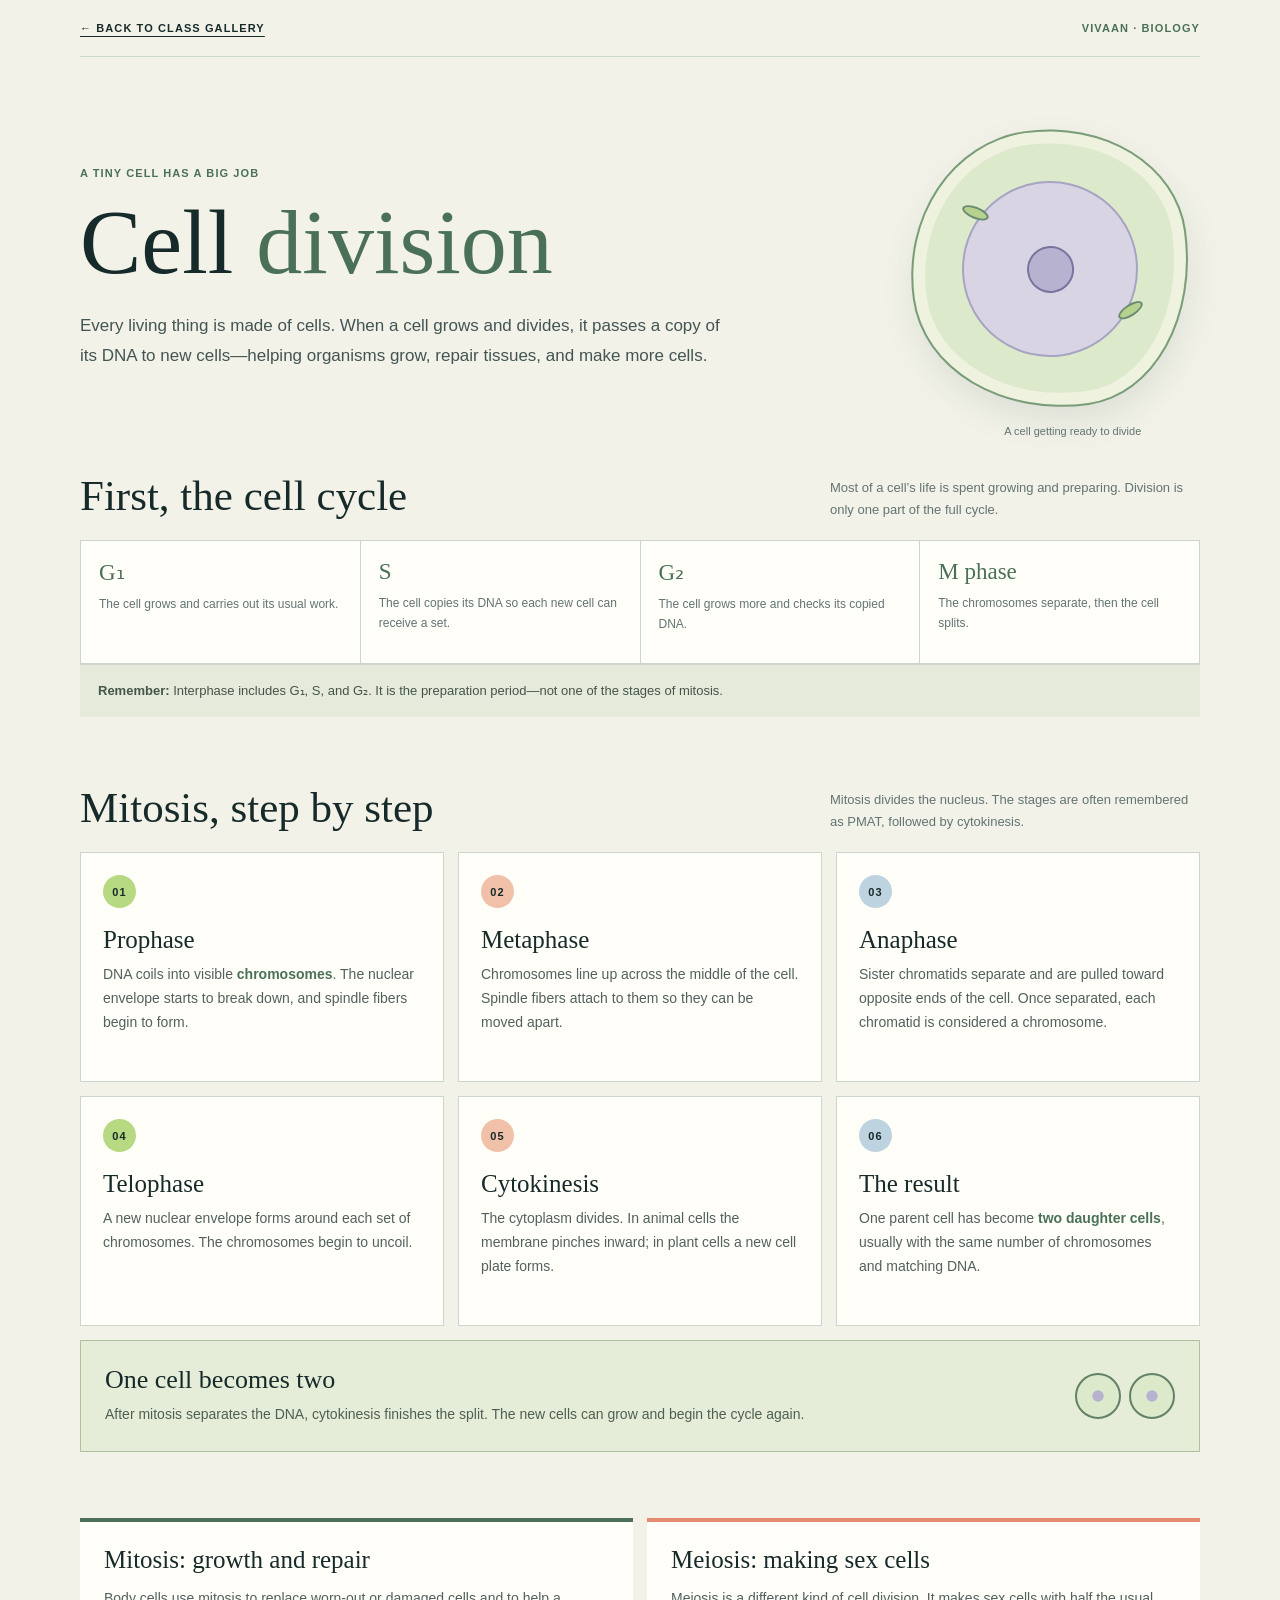
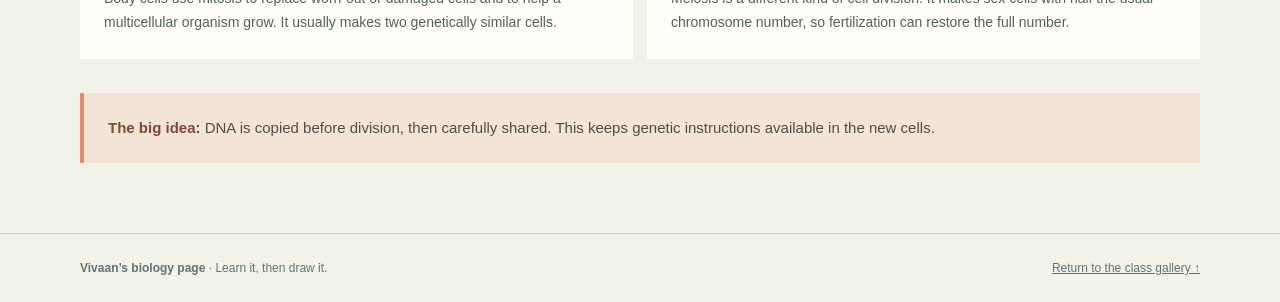
<file: vivaan.html>
<!doctype html>
<html lang="en">
<head>
  <meta charset="utf-8">
  <meta name="viewport" content="width=device-width, initial-scale=1">
  <meta name="theme-color" content="#f2f2e9">
  <meta name="description" content="Vivaan's visual guide to cell division, the cell cycle, and mitosis.">
  <title>Cell Division | Vivaan</title>
  <style>
    :root {
      color-scheme: light;
      --paper: #f2f2e9;
      --card: #fffef8;
      --ink: #172a2a;
      --muted: #627473;
      --line: #cbd6cc;
      --green: #b6d982;
      --green-dark: #4a7157;
      --coral: #e58b70;
      --blue: #92b8c5;
      --serif: Georgia, "Times New Roman", serif;
      --sans: "Trebuchet MS", "Segoe UI", sans-serif;
    }

    * { box-sizing: border-box; }
    html { scroll-behavior: smooth; }
    body { margin: 0; background: var(--paper); color: var(--ink); font-family: var(--sans); }
    a { color: inherit; }
    .page-shell { width: min(1120px, calc(100% - 40px)); margin: 0 auto; }
    .topbar { display: flex; justify-content: space-between; align-items: center; gap: 18px; padding: 22px 0; border-bottom: 1px solid var(--line); }
    .back-link, .project-label, .eyebrow, .stage-number, .mini-label { font-size: 11px; font-weight: 800; letter-spacing: .1em; text-transform: uppercase; }
    .back-link { text-underline-offset: 4px; }
    .project-label { color: var(--green-dark); }
    .hero { display: grid; grid-template-columns: minmax(0, 1fr) 300px; align-items: center; gap: 48px; padding: 72px 0 62px; }
    .eyebrow { margin: 0 0 18px; color: var(--green-dark); }
    h1, h2, h3, p { letter-spacing: 0; }
    h1 { max-width: 720px; margin: 0; font-family: var(--serif); font-size: clamp(52px, 8vw, 92px); font-weight: 400; line-height: .98; }
    h1 span { color: var(--green-dark); }
    .hero-copy > p:last-child { max-width: 650px; margin: 24px 0 0; color: #435553; font-size: 17px; line-height: 1.75; }
    .cell-art { position: relative; display: grid; width: min(100%, 280px); aspect-ratio: 1; place-items: center; justify-self: center; border: 2px solid #799d78; border-radius: 48% 52% 43% 57% / 54% 43% 57% 46%; background: #dce9ca; box-shadow: inset 0 0 0 12px #eef2df, 0 15px 34px #233a2518; transform: rotate(-8deg); }
    .cell-art::before { position: absolute; inset: 18%; border: 2px solid #a6a4c2; border-radius: 50%; background: #d9d4e4; content: ""; }
    .cell-art::after { position: absolute; width: 43px; height: 43px; border: 2px solid #77749e; border-radius: 50%; background: #b8b2d1; content: ""; }
    .organelle { position: absolute; z-index: 1; width: 28px; height: 12px; border: 2px solid #698c70; border-radius: 50%; background: #b7d18f; }
    .organelle.one { top: 24%; left: 21%; transform: rotate(30deg); }
    .organelle.two { right: 18%; bottom: 29%; transform: rotate(-25deg); }
    .cell-caption { position: absolute; right: 0; bottom: -32px; left: 0; color: var(--muted); font-size: 11px; text-align: center; transform: rotate(8deg); }
    main { padding-bottom: 70px; }
    .section-heading { display: flex; justify-content: space-between; align-items: end; gap: 24px; margin-bottom: 20px; }
    .section-heading h2 { margin: 0; font-family: var(--serif); font-size: clamp(30px, 4vw, 43px); font-weight: 400; }
    .section-heading p { max-width: 370px; margin: 0; color: var(--muted); font-size: 13px; line-height: 1.65; }
    .cycle-band { display: grid; grid-template-columns: repeat(4, minmax(0, 1fr)); gap: 1px; border: 1px solid var(--line); background: var(--line); }
    .cycle-step { min-height: 122px; padding: 18px; background: var(--card); }
    .cycle-step strong { display: block; margin-bottom: 8px; color: var(--green-dark); font-family: var(--serif); font-size: 23px; font-weight: 400; }
    .cycle-step span { color: var(--muted); font-size: 12px; line-height: 1.55; }
    .cycle-note { margin: 0; padding: 15px 18px; border-top: 1px solid var(--line); background: #e6eadb; color: #45554a; font-size: 13px; line-height: 1.7; }
    .stages { margin-top: 66px; }
    .stage-grid { display: grid; grid-template-columns: repeat(3, minmax(0, 1fr)); gap: 14px; }
    .stage-card { min-height: 230px; padding: 22px; border: 1px solid var(--line); background: var(--card); }
    .stage-number { display: inline-grid; width: 33px; height: 33px; place-items: center; border-radius: 50%; background: var(--green); color: var(--ink); }
    .stage-card:nth-child(3n + 2) .stage-number { background: #f1c0a9; }
    .stage-card:nth-child(3n) .stage-number { background: #bdd3df; }
    .stage-card h3 { margin: 18px 0 9px; font-family: var(--serif); font-size: 25px; font-weight: 400; }
    .stage-card p { margin: 0; color: #52615e; font-size: 14px; line-height: 1.7; }
    .stage-card strong { color: var(--green-dark); }
    .finish-card { display: grid; grid-template-columns: 1fr auto; align-items: center; gap: 26px; margin-top: 14px; padding: 24px; border: 1px solid #adc29c; background: #e5edd8; }
    .finish-card h3 { margin: 0 0 8px; font-family: var(--serif); font-size: 26px; font-weight: 400; }
    .finish-card p { max-width: 760px; margin: 0; color: #4f5f52; font-size: 14px; line-height: 1.7; }
    .two-cells { display: flex; gap: 8px; }
    .two-cells span { display: block; width: 46px; height: 46px; border: 2px solid #638167; border-radius: 50%; background: radial-gradient(circle at center, #b8b2d1 0 18%, #dce9ca 20%); }
    .compare { display: grid; grid-template-columns: 1fr 1fr; gap: 14px; margin-top: 66px; }
    .compare article { padding: 24px; border-top: 4px solid var(--green-dark); background: var(--card); }
    .compare article:last-child { border-color: var(--coral); }
    .compare h3 { margin: 0 0 12px; font-family: var(--serif); font-size: 25px; font-weight: 400; }
    .compare p { margin: 0; color: #52615e; font-size: 14px; line-height: 1.75; }
    .key-idea { margin-top: 34px; padding: 22px 24px; border-left: 4px solid var(--coral); background: #f4e3d7; color: #4c5049; font-size: 15px; line-height: 1.75; }
    .key-idea strong { color: #7d4938; }
    footer { border-top: 1px solid var(--line); }
    .footer-line { display: flex; min-height: 68px; justify-content: space-between; align-items: center; gap: 16px; color: var(--muted); font-size: 12px; }
    @media (max-width: 700px) {
      .hero { grid-template-columns: 1fr; gap: 40px; padding: 52px 0; }
      .cell-art { width: 220px; }
      .section-heading { align-items: start; flex-direction: column; }
      .cycle-band { grid-template-columns: repeat(2, minmax(0, 1fr)); }
      .stage-grid { grid-template-columns: repeat(2, minmax(0, 1fr)); }
    }
    @media (max-width: 480px) {
      .page-shell { width: min(100% - 30px, 440px); }
      .project-label { font-size: 9px; }
      .stage-grid, .compare { grid-template-columns: 1fr; }
      .finish-card { grid-template-columns: 1fr; }
      .two-cells { justify-content: center; }
      .footer-line { align-items: start; flex-direction: column; justify-content: center; padding: 15px 0; }
    }
    @media (prefers-reduced-motion: reduce) { html { scroll-behavior: auto; } }
  </style>
</head>
<body>
  <header class="page-shell">
    <nav class="topbar" aria-label="Page navigation">
      <a class="back-link" href="index.html">← Back to class gallery</a>
      <span class="project-label">Vivaan · Biology</span>
    </nav>
  </header>

  <section class="hero page-shell" aria-labelledby="page-title">
    <div class="hero-copy">
      <p class="eyebrow">A tiny cell has a big job</p>
      <h1 id="page-title">Cell <span>division</span></h1>
      <p>Every living thing is made of cells. When a cell grows and divides, it passes a copy of its DNA to new cells—helping organisms grow, repair tissues, and make more cells.</p>
    </div>
    <div class="cell-art" role="img" aria-label="A simple illustration of a cell with a nucleus and organelles">
      <span class="organelle one"></span>
      <span class="organelle two"></span>
      <span class="cell-caption">A cell getting ready to divide</span>
    </div>
  </section>

  <main class="page-shell">
    <section aria-labelledby="cycle-title">
      <div class="section-heading">
        <h2 id="cycle-title">First, the cell cycle</h2>
        <p>Most of a cell’s life is spent growing and preparing. Division is only one part of the full cycle.</p>
      </div>
      <div class="cycle-band">
        <div class="cycle-step"><strong>G₁</strong><span>The cell grows and carries out its usual work.</span></div>
        <div class="cycle-step"><strong>S</strong><span>The cell copies its DNA so each new cell can receive a set.</span></div>
        <div class="cycle-step"><strong>G₂</strong><span>The cell grows more and checks its copied DNA.</span></div>
        <div class="cycle-step"><strong>M phase</strong><span>The chromosomes separate, then the cell splits.</span></div>
      </div>
      <p class="cycle-note"><strong>Remember:</strong> Interphase includes G₁, S, and G₂. It is the preparation period—not one of the stages of mitosis.</p>
    </section>

    <section class="stages" aria-labelledby="mitosis-title">
      <div class="section-heading">
        <h2 id="mitosis-title">Mitosis, step by step</h2>
        <p>Mitosis divides the nucleus. The stages are often remembered as PMAT, followed by cytokinesis.</p>
      </div>
      <div class="stage-grid">
        <article class="stage-card">
          <span class="stage-number">01</span>
          <h3>Prophase</h3>
          <p>DNA coils into visible <strong>chromosomes</strong>. The nuclear envelope starts to break down, and spindle fibers begin to form.</p>
        </article>
        <article class="stage-card">
          <span class="stage-number">02</span>
          <h3>Metaphase</h3>
          <p>Chromosomes line up across the middle of the cell. Spindle fibers attach to them so they can be moved apart.</p>
        </article>
        <article class="stage-card">
          <span class="stage-number">03</span>
          <h3>Anaphase</h3>
          <p>Sister chromatids separate and are pulled toward opposite ends of the cell. Once separated, each chromatid is considered a chromosome.</p>
        </article>
        <article class="stage-card">
          <span class="stage-number">04</span>
          <h3>Telophase</h3>
          <p>A new nuclear envelope forms around each set of chromosomes. The chromosomes begin to uncoil.</p>
        </article>
        <article class="stage-card">
          <span class="stage-number">05</span>
          <h3>Cytokinesis</h3>
          <p>The cytoplasm divides. In animal cells the membrane pinches inward; in plant cells a new cell plate forms.</p>
        </article>
        <article class="stage-card">
          <span class="stage-number">06</span>
          <h3>The result</h3>
          <p>One parent cell has become <strong>two daughter cells</strong>, usually with the same number of chromosomes and matching DNA.</p>
        </article>
      </div>
      <div class="finish-card">
        <div>
          <h3>One cell becomes two</h3>
          <p>After mitosis separates the DNA, cytokinesis finishes the split. The new cells can grow and begin the cycle again.</p>
        </div>
        <div class="two-cells" role="img" aria-label="Two daughter cells"><span></span><span></span></div>
      </div>
    </section>

    <section class="compare" aria-label="Why cells divide">
      <article>
        <h3>Mitosis: growth and repair</h3>
        <p>Body cells use mitosis to replace worn-out or damaged cells and to help a multicellular organism grow. It usually makes two genetically similar cells.</p>
      </article>
      <article>
        <h3>Meiosis: making sex cells</h3>
        <p>Meiosis is a different kind of cell division. It makes sex cells with half the usual chromosome number, so fertilization can restore the full number.</p>
      </article>
    </section>

    <aside class="key-idea">
      <strong>The big idea:</strong> DNA is copied before division, then carefully shared. This keeps genetic instructions available in the new cells.
    </aside>
  </main>

  <footer>
    <div class="page-shell footer-line">
      <span><strong>Vivaan’s biology page</strong> · Learn it, then draw it.</span>
      <a href="index.html">Return to the class gallery ↑</a>
    </div>
  </footer>
</body>
</html>
</file>
<file: style.css>
:root {
  --page-bg: #f5f6ee;
  --panel: #fffefa;
  --ink: #17251f;
  --muted: #5d6e62;
  --line: #d7ddd4;
  --green: #b8ee5d;
  --green-deep: #6da44d;
  --blue: #5b72e8;
  --pink: #f7b6a4;
  --shadow: rgba(23, 37, 31, 0.18);
}

* {
  box-sizing: border-box;
}

html {
  scroll-behavior: smooth;
}

body {
  margin: 0;
  min-height: 100vh;
  font-family: "Trebuchet MS", "Segoe UI", sans-serif;
  background: radial-gradient(circle at top, #fbf9f2 0%, var(--page-bg) 32%, #edf0ea 100%);
  color: var(--ink);
}

button,
input {
  font: inherit;
}

.page-shell {
  width: min(1120px, calc(100% - 32px));
  margin: 0 auto;
  padding: 28px 0 52px;
}

.topbar {
  display: flex;
  justify-content: space-between;
  align-items: center;
  gap: 16px;
  margin-bottom: 28px;
}

.back-link {
  color: var(--ink);
  text-decoration: none;
  font-weight: 700;
  transition: opacity 0.2s ease;
}

.back-link:hover {
  opacity: 0.7;
}

.project-badge {
  display: inline-flex;
  align-items: center;
  justify-content: center;
  padding: 9px 14px;
  border: 1px solid rgba(23, 37, 31, 0.8);
  border-radius: 999px;
  background: linear-gradient(135deg, #cfee7d, #b0e3a2);
  box-shadow: 0 8px 18px rgba(109, 164, 77, 0.2);
  font-size: 11px;
  letter-spacing: 0.08em;
  text-transform: uppercase;
  font-weight: 800;
}

.project-layout {
  display: grid;
  grid-template-columns: minmax(0, 1.5fr) minmax(260px, 0.75fr);
  gap: 28px;
}

.game-panel,
.info-panel {
  position: relative;
  border: 1px solid rgba(23, 37, 31, 0.12);
  border-radius: 22px;
  background: linear-gradient(180deg, rgba(255,255,255,0.9), rgba(249,251,246,0.82));
  box-shadow: 0 18px 36px rgba(23, 37, 31, 0.08);
  overflow: hidden;
}

.game-panel::before,
.info-panel::before {
  content: "";
  position: absolute;
  left: 0;
  right: 0;
  top: 0;
  height: 5px;
  background: linear-gradient(90deg, var(--green) 0%, #dfe7ff 42%, #f7b6a4 100%);
}

.game-panel {
  padding: 24px;
}

.panel-header {
  display: flex;
  justify-content: space-between;
  align-items: flex-start;
  gap: 16px;
  margin-bottom: 20px;
}

.eyebrow {
  margin: 0 0 8px;
  color: var(--muted);
  font-size: 11px;
  letter-spacing: 0.1em;
  text-transform: uppercase;
  font-weight: 800;
}

h1 {
  margin: 0;
  font-family: Georgia, "Times New Roman", serif;
  font-size: clamp(2.5rem, 5vw, 4rem);
  font-weight: 400;
}

.scoreboard {
  display: flex;
  gap: 12px;
}

.score-box {
  min-width: 90px;
  padding: 12px 14px;
  border: 1px solid var(--ink);
  border-radius: 12px;
  background: #eef3ff;
  text-align: center;
}

.score-box .label {
  display: block;
  font-size: 10px;
  font-weight: 800;
  letter-spacing: 0.08em;
  text-transform: uppercase;
  color: var(--muted);
}

.score-box strong {
  display: block;
  margin-top: 6px;
  font-size: clamp(1.5rem, 2vw, 2rem);
}

.game-controls {
  display: flex;
  flex-wrap: wrap;
  gap: 12px;
  margin-bottom: 16px;
}

button {
  border: 1px solid var(--ink);
  border-radius: 10px;
  background: var(--green);
  color: var(--ink);
  font-weight: 800;
  cursor: pointer;
  transition: transform 0.15s ease, filter 0.15s ease;
}

button:hover {
  transform: translateY(-1px);
  filter: brightness(0.98);
}

#start-btn,
#pause-btn,
#restart-btn {
  padding: 10px 16px;
}

.secondary {
  background: #dfe7ff;
}

.ghost {
  background: #fff;
}

.board-wrap {
  position: relative;
  width: min(100%, 520px);
  margin: 0 auto;
}

.new-best-burst {
  position: absolute;
  left: 50%;
  top: 18px;
  z-index: 2;
  padding: 10px 16px;
  border: 1px solid rgba(23, 37, 31, 0.8);
  border-radius: 999px;
  background: linear-gradient(135deg, #ffe88a, #ffaf5b);
  box-shadow: 0 12px 22px rgba(255, 175, 91, 0.38);
  font-size: 12px;
  font-weight: 900;
  letter-spacing: 0.08em;
  text-transform: uppercase;
  opacity: 0;
  transform: translate(-50%, 20px) scale(0.8);
  pointer-events: none;
}

.new-best-burst.show {
  animation: new-best-pop 1.5s ease forwards;
}

@keyframes new-best-pop {
  0% {
    opacity: 0;
    transform: translate(-50%, 20px) scale(0.8);
  }
  15% {
    opacity: 1;
    transform: translate(-50%, 0) scale(1.05);
  }
  45% {
    opacity: 1;
    transform: translate(-50%, 0) scale(1);
  }
  100% {
    opacity: 0;
    transform: translate(-50%, -18px) scale(0.96);
  }
}

.game-over-overlay {
  position: absolute;
  inset: 0;
  display: flex;
  align-items: center;
  justify-content: center;
  background: rgba(23, 37, 31, 0.58);
  backdrop-filter: blur(3px);
  border-radius: 18px;
  opacity: 0;
  pointer-events: none;
  transition: opacity 0.2s ease;
  z-index: 3;
}

.game-over-overlay.show {
  opacity: 1;
}

.game-over-card {
  display: grid;
  gap: 8px;
  justify-items: center;
  padding: 22px 32px;
  border: 2px solid rgba(23, 37, 31, 0.9);
  border-radius: 22px;
  background: linear-gradient(135deg, #fff5ef, #ffd8c7);
  box-shadow: 0 20px 42px rgba(23, 37, 31, 0.25);
  text-align: center;
  transform: scale(0.72) translateY(16px);
  animation: lose-pop 0.55s cubic-bezier(0.22, 1, 0.36, 1) forwards;
}

.game-over-card h2 {
  margin: 0;
  font-family: Georgia, "Times New Roman", serif;
  font-size: clamp(2.2rem, 4vw, 3.2rem);
  font-weight: 700;
  line-height: 1;
}

.game-over-card span {
  color: var(--muted);
  font-size: 0.92rem;
  font-weight: 700;
}

.game-over-label {
  margin: 0;
  font-size: 11px;
  letter-spacing: 0.12em;
  text-transform: uppercase;
  font-weight: 900;
  color: #5a2d2a;
}

@keyframes lose-pop {
  0% {
    opacity: 0;
    transform: scale(0.72) translateY(16px);
  }
  60% {
    opacity: 1;
    transform: scale(1.08) translateY(-4px);
  }
  100% {
    opacity: 1;
    transform: scale(1) translateY(0);
  }
}

.game-board {
  display: grid;
  grid-template-columns: repeat(16, minmax(0, 1fr));
  gap: 4px;
  width: 100%;
  aspect-ratio: 1;
  margin: 0 auto;
  padding: 14px;
  background: linear-gradient(135deg, #f0f6d2, #dcf5b9);
  border: 2px solid var(--ink);
  border-radius: 18px;
  box-shadow: inset 0 0 0 2px rgba(23, 37, 31, 0.08);
}

.cell {
  border-radius: 8px;
  background: rgba(255, 255, 255, 0.38);
  transition: transform 0.12s ease, background 0.12s ease, box-shadow 0.12s ease;
}

.cell.snake {
  background: linear-gradient(135deg, #84b857, #b9ee5d);
  border: 1px solid rgba(23, 37, 31, 0.12);
  box-shadow: inset 0 1px 0 rgba(255, 255, 255, 0.35);
}

.cell.food {
  background: radial-gradient(circle at 35% 35%, #ffe1c4 0%, #ffb98b 30%, #f77d5b 100%);
  border: 1px solid rgba(23, 37, 31, 0.14);
  box-shadow: 0 0 0 1px rgba(247, 125, 91, 0.12), 0 8px 18px rgba(247, 125, 91, 0.2);
}

.game-footer {
  display: flex;
  align-items: center;
  justify-content: space-between;
  gap: 16px;
  margin-top: 18px;
}

#status-text {
  margin: 0;
  color: var(--muted);
  font-weight: 600;
}

.touch-controls {
  display: flex;
  flex-direction: column;
  align-items: center;
  gap: 8px;
}

.touch-middle-row {
  display: flex;
  gap: 8px;
}

.touch-controls button {
  width: 42px;
  height: 42px;
  padding: 0;
}

.info-panel {
  padding: 24px 20px;
}

.info-panel h2 {
  margin-top: 0;
  margin-bottom: 14px;
  font-size: 1.6rem;
}

.info-panel p,
.info-panel li {
  color: var(--muted);
  line-height: 1.6;
}

.info-panel ul {
  margin: 0 0 18px;
  padding-left: 18px;
}

.mini-card {
  display: grid;
  gap: 6px;
  padding: 18px;
  border-radius: 14px;
  background: linear-gradient(135deg, #f0f6d2, #dff2fd);
  border: 1px solid var(--line);
}

.mini-label {
  color: var(--muted);
  font-size: 10px;
  letter-spacing: 0.08em;
  text-transform: uppercase;
  font-weight: 800;
}

@media (max-width: 780px) {
  .project-layout {
    grid-template-columns: 1fr;
  }

  .panel-header,
  .game-footer {
    flex-direction: column;
    align-items: flex-start;
  }

  .scoreboard {
    width: 100%;
  }

  .score-box {
    flex: 1;
  }
}

@media (max-width: 520px) {
  .page-shell {
    width: min(100% - 20px, 520px);
    padding-top: 18px;
  }

  .topbar {
    flex-direction: column;
    align-items: flex-start;
  }

  .game-panel,
  .info-panel {
    border-radius: 14px;
  }

  .game-panel {
    padding: 18px 14px;
  }

  .game-board {
    gap: 3px;
    padding: 10px;
  }
}
</file>
<file: guess-the-word.css>
:root {
  --page-bg: #f5f6ee;
  --panel: #fffefa;
  --ink: #17251f;
  --muted: #5d6e62;
  --line: #d7ddd4;
  --green: #b8ee5d;
  --blue: #dfe8ff;
  --pink: #f7b6a4;
  --gold: #ffd467;
  --shadow: rgba(23, 37, 31, 0.18);
  --danger: #d5624d;
}

* {
  box-sizing: border-box;
}

html {
  scroll-behavior: smooth;
}

body {
  margin: 0;
  min-height: 100vh;
  font-family: "Trebuchet MS", "Segoe UI", sans-serif;
  background: radial-gradient(circle at top, #fbf9f2 0%, var(--page-bg) 32%, #edf0ea 100%);
  color: var(--ink);
}

button,
input {
  font: inherit;
}

.page-shell {
  width: min(1120px, calc(100% - 32px));
  margin: 0 auto;
  padding: 28px 0 52px;
}

.topbar {
  display: flex;
  justify-content: space-between;
  align-items: center;
  gap: 16px;
  margin-bottom: 28px;
}

.back-link {
  color: var(--ink);
  text-decoration: none;
  font-weight: 700;
  transition: opacity 0.2s ease;
}

.back-link:hover {
  opacity: 0.7;
}

.project-badge {
  display: inline-flex;
  align-items: center;
  justify-content: center;
  padding: 9px 14px;
  border: 1px solid rgba(23, 37, 31, 0.8);
  border-radius: 999px;
  background: linear-gradient(135deg, #cfee7d, #b0e3a2);
  box-shadow: 0 8px 18px rgba(109, 164, 77, 0.2);
  font-size: 11px;
  letter-spacing: 0.08em;
  text-transform: uppercase;
  font-weight: 800;
}

.project-layout {
  display: grid;
  grid-template-columns: minmax(0, 1.5fr) minmax(260px, 0.75fr);
  gap: 28px;
}

.game-panel,
.info-panel {
  position: relative;
  border: 1px solid rgba(23, 37, 31, 0.12);
  border-radius: 22px;
  background: linear-gradient(180deg, rgba(255,255,255,0.9), rgba(249,251,246,0.82));
  box-shadow: 0 18px 36px rgba(23, 37, 31, 0.08);
  overflow: hidden;
}

.game-panel::before,
.info-panel::before {
  content: "";
  position: absolute;
  inset: 0 0 auto;
  height: 5px;
  background: linear-gradient(90deg, var(--green) 0%, #dfe7ff 42%, #f7b6a4 100%);
}

.game-panel {
  padding: 24px;
}

.panel-header {
  display: flex;
  justify-content: space-between;
  align-items: flex-start;
  gap: 16px;
  margin-bottom: 20px;
}

.eyebrow {
  margin: 0 0 8px;
  color: var(--muted);
  font-size: 11px;
  letter-spacing: 0.1em;
  text-transform: uppercase;
  font-weight: 800;
}

h1 {
  margin: 0;
  font-family: Georgia, "Times New Roman", serif;
  font-size: clamp(2.3rem, 5vw, 3.5rem);
  font-weight: 400;
}

.scoreboard {
  display: flex;
  gap: 12px;
}

.score-box {
  min-width: 95px;
  padding: 12px 14px;
  border: 1px solid var(--ink);
  border-radius: 12px;
  background: #eef3ff;
  text-align: center;
}

.score-box .label {
  display: block;
  font-size: 10px;
  font-weight: 800;
  letter-spacing: 0.08em;
  text-transform: uppercase;
  color: var(--muted);
}

.score-box strong {
  display: block;
  margin-top: 6px;
  font-size: clamp(1.2rem, 2vw, 1.7rem);
}

.game-area {
  display: grid;
  grid-template-columns: minmax(180px, 240px) minmax(0, 1fr);
  gap: 20px;
  align-items: center;
  margin: 12px 0 18px;
}

.hangman-wrap {
  display: flex;
  justify-content: center;
  align-items: center;
  min-height: 220px;
  padding: 18px;
  border: 1px solid rgba(23, 37, 31, 0.09);
  border-radius: 18px;
  background: linear-gradient(135deg, #fefdf8, #f2f6eb);
}

.hangman-scene {
  position: relative;
  width: 180px;
  height: 200px;
}

.gallows {
  position: absolute;
  inset: 0 0 auto 0;
}

.pole {
  position: absolute;
  left: 26px;
  top: 12px;
  width: 8px;
  height: 150px;
  border-radius: 999px;
  background: var(--ink);
}

.beam {
  position: absolute;
  left: 26px;
  top: 12px;
  width: 120px;
  height: 8px;
  border-radius: 999px;
  background: var(--ink);
}

.rope {
  position: absolute;
  left: 122px;
  top: 20px;
  width: 4px;
  height: 28px;
  border-radius: 999px;
  background: var(--ink);
}

.figure {
  position: absolute;
  inset: 0;
}

.hangman-part {
  position: absolute;
  opacity: 0.12;
  transition: opacity 0.18s ease;
}

.hangman-part.show {
  opacity: 1;
}

.part-head {
  left: 103px;
  top: 46px;
  width: 34px;
  height: 34px;
  border: 5px solid var(--ink);
  border-radius: 50%;
}

.part-body {
  left: 118px;
  top: 80px;
  width: 4px;
  height: 52px;
  border-radius: 999px;
  background: var(--ink);
}

.part-left-arm,
.part-right-arm,
.part-left-leg,
.part-right-leg {
  width: 40px;
  height: 4px;
  border-radius: 999px;
  background: var(--ink);
}

.part-left-arm {
  left: 78px;
  top: 96px;
  transform: rotate(35deg);
}

.part-right-arm {
  left: 120px;
  top: 96px;
  transform: rotate(-35deg);
}

.part-left-leg {
  left: 84px;
  top: 126px;
  transform: rotate(45deg);
}

.part-right-leg {
  left: 118px;
  top: 126px;
  transform: rotate(-45deg);
}

.word-panel {
  display: grid;
  gap: 14px;
}

.word-display {
  display: flex;
  flex-wrap: wrap;
  gap: 8px;
  min-height: 60px;
  align-items: center;
}

.letter-box {
  display: grid;
  place-items: center;
  width: 42px;
  height: 54px;
  border: 2px solid rgba(23, 37, 31, 0.8);
  border-radius: 10px;
  background: linear-gradient(180deg, #fffefa, #eef4f7);
  font-size: 1.5rem;
  font-weight: 800;
  letter-spacing: 0.06em;
  box-shadow: inset 0 1px 0 rgba(255,255,255,0.9);
}

.letter-box.empty {
  background: #f3f6ee;
}

.status {
  margin: 0;
  min-height: 24px;
  color: var(--muted);
  font-weight: 700;
}

.guess-form {
  display: flex;
  flex-wrap: wrap;
  gap: 12px;
  margin-top: 8px;
}

.guess-form input {
  flex: 1 1 180px;
  min-height: 48px;
  padding: 0 16px;
  border: 1px solid rgba(23, 37, 31, 0.7);
  border-radius: 10px;
  background: #fff;
  color: var(--ink);
}

button {
  border: 1px solid var(--ink);
  border-radius: 10px;
  background: var(--green);
  color: var(--ink);
  font-weight: 800;
  cursor: pointer;
  transition: transform 0.15s ease, filter 0.15s ease;
}

button:hover {
  transform: translateY(-1px);
  filter: brightness(0.98);
}

.guess-form button {
  min-height: 48px;
  padding: 0 18px;
}

.secondary {
  background: var(--blue);
}

.used-letters-wrap {
  margin-top: 18px;
  padding: 14px 16px;
  border: 1px solid rgba(23, 37, 31, 0.12);
  border-radius: 14px;
  background: #f8faf4;
}

.used-label {
  margin: 0 0 8px;
  color: var(--muted);
  font-size: 10px;
  font-weight: 800;
  letter-spacing: 0.08em;
  text-transform: uppercase;
}

.used-letters {
  min-height: 24px;
  font-weight: 700;
  letter-spacing: 0.08em;
}

.info-panel {
  padding: 24px 20px;
}

.info-panel h2 {
  margin-top: 0;
  margin-bottom: 14px;
  font-size: 1.6rem;
}

.info-panel p,
.info-panel li {
  color: var(--muted);
  line-height: 1.6;
}

.info-panel ul {
  margin: 0 0 18px;
  padding-left: 18px;
}

.mini-card {
  display: grid;
  gap: 6px;
  padding: 18px;
  border-radius: 14px;
  background: linear-gradient(135deg, #f0f6d2, #dff2fd);
  border: 1px solid var(--line);
}

.mini-label {
  color: var(--muted);
  font-size: 10px;
  letter-spacing: 0.08em;
  text-transform: uppercase;
  font-weight: 800;
}

.sr-only {
  position: absolute;
  width: 1px;
  height: 1px;
  padding: 0;
  margin: -1px;
  overflow: hidden;
  clip: rect(0, 0, 0, 0);
  border: 0;
}

@media (max-width: 760px) {
  .project-layout {
    grid-template-columns: 1fr;
  }

  .game-area {
    grid-template-columns: 1fr;
  }
}

@media (max-width: 520px) {
  .page-shell {
    width: min(100% - 24px, 440px);
  }

  .topbar {
    flex-direction: column;
    align-items: flex-start;
  }

  .panel-header {
    flex-direction: column;
  }

  .scoreboard {
    width: 100%;
  }

  .score-box {
    flex: 1;
  }

  .guess-form {
    flex-direction: column;
  }

  .guess-form button {
    width: 100%;
  }
}
</file>
<file: nashira-styles.css>
:root {
  --bg: #fffaf5;
  --bg-soft: #f7f0ea;
  --panel: #ffffff;
  --ink: #1b1d29;
  --muted: #5b6474;
  --primary: #c2185b;
  --secondary: #ffb703;
  --accent: #f5d0a9;
  --line: #eadfdb;
  --shadow: rgba(31, 25, 25, 0.12);
}

* {
  box-sizing: border-box;
}

html {
  scroll-behavior: smooth;
}

body {
  margin: 0;
  font-family: "Segoe UI", Tahoma, Geneva, Verdana, sans-serif;
  background: linear-gradient(180deg, #fffaf5 0%, #fff4ef 100%);
  color: var(--ink);
  line-height: 1.6;
}

img {
  max-width: 100%;
  display: block;
}

a {
  color: inherit;
  text-decoration: none;
}

.container {
  width: min(1100px, calc(100% - 32px));
  margin: 0 auto;
}

.section {
  padding: 88px 0;
}

.alt-bg {
  background: var(--bg-soft);
}

.site-header {
  position: sticky;
  top: 0;
  z-index: 30;
  background: rgba(255, 250, 245, 0.9);
  backdrop-filter: blur(8px);
  border-bottom: 1px solid var(--line);
}

.nav {
  display: flex;
  align-items: center;
  justify-content: space-between;
  gap: 20px;
  min-height: 78px;
}

.brand {
  font-size: 1.4rem;
  font-weight: 800;
  letter-spacing: 0.04em;
  color: var(--primary);
}

nav {
  display: flex;
  align-items: center;
  gap: 22px;
  color: var(--muted);
  font-weight: 600;
}

nav a:hover,
nav a:focus-visible {
  color: var(--primary);
}

.nav-button,
.primary,
.secondary {
  display: inline-flex;
  align-items: center;
  justify-content: center;
  border-radius: 999px;
  padding: 0.85rem 1.4rem;
  font-weight: 700;
  transition: transform 0.2s ease, box-shadow 0.2s ease;
}

.nav-button,
.primary {
  background: var(--primary);
  color: white;
  box-shadow: 0 10px 20px rgba(194, 24, 91, 0.2);
}

.secondary {
  background: #fff;
  color: var(--ink);
  border: 1px solid var(--line);
}

.nav-button:hover,
.primary:hover,
.secondary:hover {
  transform: translateY(-2px);
}

.hero {
  padding-top: 64px;
}

.hero-grid {
  display: grid;
  grid-template-columns: 1.2fr 0.8fr;
  align-items: center;
  gap: 36px;
}

.eyebrow {
  margin: 0 0 14px;
  color: var(--primary);
  font-size: 0.78rem;
  font-weight: 800;
  letter-spacing: 0.12em;
  text-transform: uppercase;
}

h1,
h2,
h3 {
  margin-top: 0;
  line-height: 1.1;
}

h1 {
  font-size: clamp(2.8rem, 6vw, 5rem);
  margin-bottom: 16px;
}

h2 {
  font-size: clamp(2rem, 3vw, 3rem);
  margin-bottom: 0;
}

.lead {
  max-width: 620px;
  font-size: 1.12rem;
  color: var(--muted);
}

.hero-buttons {
  display: flex;
  flex-wrap: wrap;
  gap: 14px;
  margin-top: 28px;
}

.hero-card {
  background: linear-gradient(135deg, #fffaf5, #ffe7ee);
  border: 1px solid var(--line);
  border-radius: 28px;
  box-shadow: 0 18px 40px var(--shadow);
  padding: 28px;
}

.avatar-wrap {
  display: flex;
  justify-content: center;
  margin-bottom: 20px;
}

.avatar {
  width: 180px;
  height: 180px;
  display: grid;
  place-items: center;
  border-radius: 50%;
  background: linear-gradient(145deg, var(--primary), #ff8c42);
  color: white;
  font-size: 2.6rem;
  font-weight: 800;
  letter-spacing: 0.08em;
  box-shadow: inset 0 0 18px rgba(255,255,255,0.2);
}

.stats {
  display: grid;
  grid-template-columns: repeat(3, minmax(0, 1fr));
  gap: 14px;
  text-align: center;
}

.stats div {
  background: rgba(255, 255, 255, 0.7);
  border: 1px solid var(--line);
  border-radius: 18px;
  padding: 14px 12px;
}

.stats strong {
  display: block;
  font-size: 1.1rem;
  color: var(--ink);
}

.stats span {
  color: var(--muted);
  font-size: 0.8rem;
}

.section-heading {
  margin-bottom: 30px;
}

.content-grid {
  display: grid;
  grid-template-columns: 1.2fr 0.8fr;
  gap: 28px;
}

.text-card,
.quote-card,
.movie-card,
.timeline-item,
.legacy-box {
  background: var(--panel);
  border: 1px solid var(--line);
  border-radius: 22px;
  box-shadow: 0 12px 25px rgba(27, 29, 41, 0.03);
}

.text-card {
  padding: 30px;
  color: var(--muted);
  font-size: 1.05rem;
}

.quote-card {
  padding: 30px;
  background: linear-gradient(135deg, #fff7df, #fff1ef);
  display: flex;
  flex-direction: column;
  justify-content: center;
  font-weight: 700;
}

.quote-card p {
  margin: 0 0 10px;
  font-size: 1.3rem;
  line-height: 1.5;
}

.quote-card span {
  color: var(--muted);
}

.timeline {
  display: grid;
  gap: 18px;
}

.timeline-item {
  display: grid;
  grid-template-columns: 100px 1fr;
  gap: 18px;
  padding: 18px 20px;
  align-items: start;
}

.year {
  display: inline-flex;
  align-items: center;
  justify-content: center;
  background: #ffe6a7;
  color: var(--ink);
  border-radius: 12px;
  font-weight: 800;
  min-height: 52px;
}

.timeline-item h3 {
  margin-bottom: 8px;
  font-size: 1.25rem;
}

.timeline-item p,
.movie-card p,
.legacy-box p {
  margin: 0;
  color: var(--muted);
}

.movie-grid {
  display: grid;
  grid-template-columns: repeat(4, minmax(0, 1fr));
  gap: 20px;
}

.movie-card {
  padding: 22px 18px;
  min-height: 180px;
  background: linear-gradient(180deg, #ffffff 0%, #fff7ef 100%);
}

.movie-card h3 {
  margin-bottom: 12px;
  font-size: 1.25rem;
}

.legacy-box {
  display: grid;
  grid-template-columns: 260px 1fr;
  gap: 24px;
  align-items: center;
  padding: 28px 32px;
}

.site-footer {
  padding: 26px 0 38px;
  border-top: 1px solid var(--line);
}

.footer-line {
  display: flex;
  align-items: center;
  justify-content: space-between;
  gap: 16px;
  color: var(--muted);
  font-size: 0.95rem;
}

.reveal {
  opacity: 0;
  transform: translateY(22px);
  transition: opacity 0.6s ease, transform 0.6s ease;
}

.reveal.visible {
  opacity: 1;
  transform: translateY(0);
}

@media (max-width: 820px) {
  nav {
    display: none;
  }

  .hero-grid,
  .content-grid,
  .movie-grid,
  .legacy-box {
    grid-template-columns: 1fr;
  }

  .movie-grid {
    grid-template-columns: repeat(2, minmax(0, 1fr));
  }
}

@media (max-width: 560px) {
  .section {
    padding: 70px 0;
  }

  .hero {
    padding-top: 42px;
  }

  .hero-buttons,
  .footer-line {
    flex-direction: column;
    align-items: flex-start;
  }

  .movie-grid {
    grid-template-columns: 1fr;
  }

  .stats {
    grid-template-columns: 1fr;
  }

  .timeline-item {
    grid-template-columns: 1fr;
  }

  .avatar {
    width: 140px;
    height: 140px;
  }
}
</file>
<file: norma.css>
:root {
  color-scheme: light;
  --paper: #f5f6ee;
  --ink: #17251f;
  --muted: #647168;
  --line: #dce1d7;
  --green: #b9ef48;
  --lavender: #dcd7ff;
  --coral: #ff9a79;
  --blue: #5470d9;
  --white: #fffefa;
  --serif: Georgia, "Times New Roman", serif;
  --sans: "Trebuchet MS", "Segoe UI", sans-serif;
}

* { box-sizing: border-box; }

html { scroll-behavior: smooth; }

body {
  margin: 0;
  background: var(--paper);
  color: var(--ink);
  font-family: var(--sans);
  -webkit-font-smoothing: antialiased;
}

button, input { font: inherit; }
button { color: inherit; }

.shell { width: min(1120px, calc(100% - 48px)); margin: 0 auto; }

.site-header { border-bottom: 1px solid var(--line); }

.header-inner {
  display: flex;
  min-height: 72px;
  align-items: center;
  justify-content: space-between;
  gap: 20px;
}

.back-link, .footer-back { color: var(--muted); font-size: 13px; font-weight: 700; text-decoration: none; }
.back-link:hover, .footer-back:hover { color: var(--ink); }

.wordmark { display: inline-flex; align-items: center; gap: 9px; color: var(--ink); font-size: 11px; font-weight: 900; letter-spacing: 0.11em; text-decoration: none; }

.wordmark-mark {
  display: grid;
  width: 31px;
  height: 31px;
  place-items: center;
  border: 1px solid var(--ink);
  border-radius: 9px;
  background: var(--green);
  font-family: var(--serif);
  font-size: 18px;
  letter-spacing: -0.08em;
}

.student-tag { padding: 8px 11px; border: 1px solid var(--line); border-radius: 999px; color: var(--muted); font-size: 11px; font-weight: 700; }

.hero {
  display: grid;
  min-height: 520px;
  grid-template-columns: 1.1fr 0.9fr;
  align-items: center;
  gap: 44px;
  padding-top: 40px;
  padding-bottom: 56px;
}

.eyebrow { margin: 0 0 18px; color: #526557; font-size: 11px; font-weight: 900; letter-spacing: 0.1em; text-transform: uppercase; }
.eyebrow-dot { display: inline-block; width: 8px; height: 8px; margin-right: 7px; border-radius: 50%; background: #75a94b; vertical-align: 1px; }

h1, h2, h3, p { overflow-wrap: break-word; }

.hero h1 { margin: 0; font-family: var(--serif); font-size: clamp(56px, 7.3vw, 88px); font-weight: 400; letter-spacing: -0.055em; line-height: 0.99; }
.hero h1 span { position: relative; z-index: 0; white-space: nowrap; }
.hero h1 span::after { position: absolute; z-index: -1; right: -5px; bottom: 4px; left: -3px; height: 24px; border-radius: 3px; background: var(--green); content: ""; transform: rotate(-1.5deg); }

.hero-intro { max-width: 470px; margin: 23px 0 24px; color: #4f5c53; font-size: 16px; line-height: 1.7; }

.primary-button {
  display: inline-flex;
  min-height: 48px;
  align-items: center;
  gap: 18px;
  padding: 0 18px;
  border: 1px solid var(--ink);
  border-radius: 8px;
  background: var(--ink);
  color: white;
  font-size: 13px;
  font-weight: 800;
  text-decoration: none;
  transition: transform 160ms ease, background 160ms ease;
}

.primary-button:hover { background: #30433a; transform: translateY(-2px); }
.hero-note { margin: 12px 0 0; color: var(--muted); font-size: 11px; }

.hero-art {
  position: relative;
  display: grid;
  min-height: 350px;
  place-items: center;
  overflow: hidden;
  border: 1px solid #e6e3d8;
  border-radius: 48% 52% 47% 53% / 48% 46% 54% 52%;
  background-color: #e9ebdb;
  background-image: radial-gradient(#cdd3bd 0.8px, transparent 0.8px);
  background-size: 16px 16px;
}

.hero-card {
  position: relative;
  z-index: 1;
  display: grid;
  width: min(72%, 330px);
  min-height: 218px;
  align-content: center;
  gap: 18px;
  padding: 30px;
  border: 1px solid var(--ink);
  border-radius: 18px;
  background: var(--white);
  box-shadow: 9px 10px 0 rgba(23, 37, 31, 0.12);
  transform: rotate(-3deg);
}

.hero-card-label, .example-box > span { color: var(--muted); font-size: 9px; font-weight: 900; letter-spacing: 0.09em; }
.hero-card strong { max-width: 230px; font-family: var(--serif); font-size: clamp(23px, 3vw, 32px); font-weight: 400; line-height: 1.15; }
.hero-card-doodle { position: absolute; right: 20px; bottom: 14px; color: #ed8b69; font-size: 35px; }

.orbit { position: absolute; width: 310px; height: 120px; border: 1px dashed rgba(23, 37, 31, 0.35); border-radius: 50%; transform: rotate(38deg); }
.orbit-two { width: 350px; height: 150px; transform: rotate(-34deg); }
.math-scribble { position: absolute; z-index: 2; display: grid; width: 48px; height: 48px; place-items: center; border: 1px solid var(--ink); border-radius: 50%; font-family: var(--serif); font-size: 29px; }
.scribble-plus { top: 46px; left: 18%; background: var(--coral); transform: rotate(-12deg); }
.scribble-times { top: 26%; right: 10%; background: var(--lavender); transform: rotate(9deg); }
.scribble-equals { right: 18%; bottom: 13%; background: var(--green); transform: rotate(-10deg); }
.hero-art-caption { position: absolute; bottom: 24px; left: 30px; color: #657160; font-size: 9px; font-weight: 900; letter-spacing: 0.16em; }

.topics-section { padding: 76px 0 88px; background: var(--white); }
.section-heading { display: flex; align-items: end; justify-content: space-between; gap: 32px; margin-bottom: 28px; }
.section-heading .eyebrow { margin-bottom: 10px; }
.section-heading h2, .practice-copy h2 { margin: 0; font-family: var(--serif); font-size: clamp(34px, 4vw, 47px); font-weight: 400; letter-spacing: -0.035em; line-height: 1.08; }
.section-intro { max-width: 330px; margin: 0 0 3px; color: var(--muted); font-size: 13px; line-height: 1.65; }

.topic-grid { display: grid; grid-template-columns: repeat(4, minmax(0, 1fr)); gap: 13px; }
.topic-card { display: flex; min-height: 290px; flex-direction: column; padding: 18px; border: 1px solid var(--line); border-radius: 13px; background: #fff; transition: transform 160ms ease, box-shadow 160ms ease; }
.topic-card:hover { box-shadow: 0 12px 26px rgba(23, 37, 31, 0.07); transform: translateY(-3px); }
.topic-top { display: flex; align-items: center; justify-content: space-between; gap: 8px; }
.topic-icon { display: grid; min-width: 42px; height: 42px; place-items: center; border: 1px solid rgba(23, 37, 31, 0.12); border-radius: 12px; background: var(--green); font-family: var(--serif); font-size: 24px; }
.topic-number { color: var(--muted); font-size: 8px; font-weight: 900; letter-spacing: 0.07em; }
.topic-ratios .topic-icon { background: #dce0ff; }
.topic-algebra .topic-icon { background: #ffd9ca; font-family: var(--sans); font-size: 15px; font-weight: 800; }
.topic-geometry .topic-icon { background: #ffe9a8; }
.topic-card h3 { margin: 22px 0 8px; font-family: var(--serif); font-size: 20px; font-weight: 400; }
.topic-card > p { min-height: 63px; margin: 0 0 14px; color: var(--muted); font-size: 11px; line-height: 1.6; }
.example-box { display: grid; gap: 7px; margin-top: auto; padding: 11px; border-radius: 8px; background: #f5f6f0; }
.example-box strong { font-size: 12px; }
.topic-practice { display: flex; align-items: center; justify-content: space-between; margin: 12px 0 0; padding: 7px 0 0; border: 0; background: transparent; color: #435b48; cursor: pointer; font-size: 11px; font-weight: 800; text-align: left; }
.topic-practice:hover { color: #1d3624; }

.practice-section { padding: 88px 0; background: #e9ebdf; }
.practice-layout { display: grid; grid-template-columns: 0.8fr 1.2fr; align-items: center; gap: clamp(35px, 8vw, 110px); }
.practice-copy .eyebrow { margin-bottom: 17px; }
.practice-copy h2 span { display: inline-block; margin-top: 4px; padding: 0 7px 4px; border-radius: 4px; background: var(--green); transform: rotate(-1deg); }
.practice-copy > p:not(.eyebrow) { max-width: 340px; margin: 17px 0 24px; color: #58645a; font-size: 13px; line-height: 1.7; }
.practice-stats { display: flex; gap: 12px; }
.practice-stats > div { display: grid; min-width: 105px; gap: 3px; padding: 11px 14px; border: 1px solid #d5dacd; border-radius: 10px; background: rgba(255,255,255,0.54); }
.practice-stats strong { font-family: var(--serif); font-size: 25px; font-weight: 400; }
.practice-stats span { color: var(--muted); font-size: 10px; font-weight: 700; }

.quiz-card { padding: 25px; border: 1px solid rgba(23, 37, 31, 0.12); border-radius: 17px; background: var(--white); box-shadow: 0 16px 40px rgba(23, 37, 31, 0.09); }
.quiz-topline { display: flex; align-items: center; justify-content: space-between; gap: 12px; }
.quiz-label, .question-count { color: var(--muted); font-size: 9px; font-weight: 900; letter-spacing: 0.1em; }
.question-count { padding: 7px 9px; border: 1px solid var(--line); border-radius: 999px; letter-spacing: 0.02em; }
.topic-picker { display: flex; flex-wrap: wrap; gap: 7px; margin-top: 19px; }
.topic-chip { padding: 7px 10px; border: 1px solid var(--line); border-radius: 999px; background: white; color: #657168; cursor: pointer; font-size: 10px; font-weight: 700; }
.topic-chip:hover { border-color: #8e9b8e; }
.topic-chip.is-selected { border-color: var(--ink); background: var(--ink); color: white; }
.question-area { min-height: 117px; margin: 23px 0 15px; padding: 18px; border-radius: 11px; background: #f4f5ed; }
.question-topic { margin: 0 0 8px; color: #677363; font-size: 9px; font-weight: 900; letter-spacing: 0.09em; }
.question-area h3 { margin: 0; font-family: var(--serif); font-size: clamp(19px, 2.4vw, 26px); font-weight: 400; line-height: 1.25; }
.question-hint { margin: 11px 0 0; color: #586b4c; font-size: 11px; line-height: 1.55; }
.answer-label { display: block; margin-bottom: 7px; font-size: 11px; font-weight: 800; }
.answer-row { display: flex; gap: 9px; }
.answer-row input { width: 100%; min-width: 0; min-height: 44px; padding: 0 12px; border: 1px solid #cbd2c8; border-radius: 7px; background: white; color: var(--ink); font-size: 13px; }
.answer-row input:focus-visible { outline: 3px solid #5470d955; outline-offset: 2px; }
.check-button { flex: 0 0 auto; min-height: 44px; padding: 0 17px; border: 1px solid var(--ink); border-radius: 7px; background: var(--green); cursor: pointer; font-size: 12px; font-weight: 900; }
.check-button:hover { background: #a9df3a; }
.feedback { min-height: 19px; margin: 8px 0 0; color: #4b6950; font-size: 11px; font-weight: 700; }
.feedback.is-wrong { color: #a24f39; }
.quiz-actions { display: flex; align-items: center; justify-content: space-between; gap: 12px; margin-top: 12px; }
.hint-button, .next-button { min-height: 38px; border: 0; border-radius: 6px; cursor: pointer; font-size: 11px; font-weight: 800; }
.hint-button { padding: 0 10px; background: transparent; color: var(--muted); text-decoration: underline; text-underline-offset: 3px; }
.next-button { padding: 0 13px; background: #eef0e8; }
.next-button:hover { background: #e3e7d9; }
button:focus-visible, a:focus-visible { outline: 3px solid var(--blue); outline-offset: 3px; }

.brain-break-section { padding: 78px 0 88px; background: #f5f2e7; }
.brain-break-heading { display: flex; align-items: end; justify-content: space-between; gap: 30px; margin-bottom: 25px; }
.brain-break-heading .eyebrow { margin-bottom: 10px; }
.brain-break-heading h2 { margin: 0; font-family: var(--serif); font-size: clamp(35px, 4vw, 48px); font-weight: 400; letter-spacing: -0.035em; }
.brain-break-heading h2 span { display: inline-block; padding: 0 7px 4px; border-radius: 4px; background: var(--green); transform: rotate(-1deg); }
.brain-break-heading > p { max-width: 330px; margin: 0 0 4px; color: var(--muted); font-size: 13px; line-height: 1.65; }
.arcade-card { padding: 23px; border: 1px solid rgba(23, 37, 31, 0.13); border-radius: 17px; background: var(--white); box-shadow: 0 15px 34px rgba(23, 37, 31, 0.07); }
.arcade-topbar { display: flex; align-items: center; justify-content: space-between; gap: 16px; margin-bottom: 17px; }
.arcade-label { margin: 0 0 5px; color: var(--muted); font-size: 9px; font-weight: 900; letter-spacing: 0.1em; }
.arcade-topbar h3 { margin: 0; font-family: var(--serif); font-size: 25px; font-weight: 400; }
.arcade-score { display: grid; min-width: 92px; gap: 3px; padding: 9px 12px; border: 1px solid var(--line); border-radius: 9px; background: #f5f6f0; text-align: center; }
.arcade-score span { color: var(--muted); font-size: 8px; font-weight: 900; letter-spacing: 0.1em; }
.arcade-score strong { font-family: var(--serif); font-size: 18px; font-weight: 400; }
.game-layout { display: grid; grid-template-columns: minmax(0, 1fr) 205px; align-items: center; gap: 23px; }
.maze-wrap { min-width: 0; }
#pacman-canvas { display: block; width: 100%; height: auto; border: 1px solid #222c54; border-radius: 11px; background: #111a40; image-rendering: pixelated; }
.game-status { min-height: 18px; margin: 10px 0 0; color: #53614f; font-size: 11px; font-weight: 800; }
.game-sidebar { display: grid; justify-items: stretch; gap: 13px; }
.game-instructions { margin: 0; color: #566259; font-size: 12px; line-height: 1.65; }
.start-game-button { min-height: 43px; border: 1px solid var(--ink); border-radius: 7px; background: var(--green); cursor: pointer; font-size: 12px; font-weight: 900; }
.start-game-button:hover { background: #a9df3a; }
.direction-pad { display: grid; justify-items: center; gap: 6px; }
.direction-pad > div { display: flex; gap: 6px; }
.direction-pad button { width: 43px; height: 40px; border: 1px solid #cbd2c8; border-radius: 7px; background: #f5f6f0; cursor: pointer; font-size: 18px; font-weight: 800; touch-action: manipulation; }
.direction-pad button:hover { border-color: var(--ink); background: #e9eddf; }
.control-hint { margin: 0; color: var(--muted); font-size: 10px; line-height: 1.5; text-align: center; }

.site-footer { border-top: 1px solid var(--line); }
.footer-inner { display: flex; min-height: 78px; align-items: center; justify-content: space-between; gap: 18px; }
.footer-inner p { margin: 0; color: var(--muted); font-size: 11px; }
.footer-mark .wordmark-mark { width: 26px; height: 26px; border-radius: 7px; font-size: 15px; }

@media (max-width: 900px) {
  .hero { min-height: 460px; gap: 24px; }
  .hero-art { min-height: 310px; }
  .topic-grid { grid-template-columns: repeat(2, minmax(0, 1fr)); }
  .topic-card { min-height: 270px; }
  .practice-layout { grid-template-columns: 0.7fr 1.3fr; gap: 35px; }
}

@media (max-width: 640px) {
  .shell { width: min(100% - 32px, 480px); }
  .header-inner { min-height: 64px; gap: 9px; }
  .back-link { font-size: 11px; }
  .wordmark { gap: 6px; font-size: 9px; }
  .wordmark-mark { width: 27px; height: 27px; font-size: 15px; }
  .student-tag { padding: 7px 8px; font-size: 9px; white-space: nowrap; }
  .hero { min-height: auto; grid-template-columns: 1fr; gap: 28px; padding-top: 54px; padding-bottom: 52px; }
  .hero h1 { font-size: clamp(56px, 14vw, 76px); }
  .hero-intro { font-size: 14px; }
  .hero-art { min-height: 280px; }
  .topics-section, .practice-section { padding: 58px 0; }
  .section-heading { align-items: flex-start; flex-direction: column; gap: 12px; }
  .section-heading h2, .practice-copy h2 { font-size: 36px; }
  .topic-grid { gap: 9px; }
  .topic-card { min-height: 285px; padding: 13px; }
  .topic-card h3 { margin-top: 16px; font-size: 18px; }
  .topic-card > p { min-height: 85px; font-size: 10px; }
  .topic-number { font-size: 7px; }
  .practice-layout { grid-template-columns: 1fr; gap: 26px; }
  .practice-copy > p:not(.eyebrow) { max-width: 420px; }
  .quiz-card { padding: 18px; }
  .brain-break-section { padding: 58px 0; }
  .brain-break-heading { align-items: flex-start; flex-direction: column; gap: 12px; }
  .game-layout { grid-template-columns: 1fr; gap: 12px; }
  .game-sidebar { grid-template-columns: 1fr auto; align-items: center; }
  .game-instructions { grid-column: 1 / -1; }
  .start-game-button { grid-column: 1 / -1; }
  .direction-pad { grid-column: 1; grid-row: 3 / span 2; justify-self: start; }
  .control-hint { grid-column: 2; grid-row: 3 / span 2; max-width: 125px; }
  .footer-inner { align-items: flex-start; flex-direction: column; justify-content: center; gap: 9px; padding: 17px 0; }
}

@media (max-width: 380px) {
  .header-inner { flex-wrap: wrap; justify-content: space-between; padding: 10px 0; }
  .header-inner .wordmark { order: -1; width: 100%; }
  .topic-grid { grid-template-columns: 1fr; }
  .topic-card { min-height: 240px; }
  .topic-card > p { min-height: auto; }
  .answer-row { flex-direction: column; }
  .arcade-card { padding: 14px; }
  .game-sidebar { grid-template-columns: 1fr; }
  .game-instructions, .start-game-button, .direction-pad, .control-hint { grid-column: 1; grid-row: auto; }
  .direction-pad { justify-self: center; }
  .control-hint { max-width: none; }
}

@media (prefers-reduced-motion: reduce) {
  *, *::before, *::after { scroll-behavior: auto !important; animation-duration: 0.01ms !important; animation-iteration-count: 1 !important; transition-duration: 0.01ms !important; }
}
</file>
<file: purrfectly-yours.css>
﻿:root {
  --bg: #fffaf5;
  --panel: #fff;
  --panel-soft: #fbeee3;
  --accent: #f29d78;
  --accent-deep: #d86d48;
  --primary: #586f70;
  --primary-deep: #2d3d3c;
  --text: #2e2725;
  --muted: #6a5a55;
  --line: #f0d9c6;
  --success: #8ab18a;
  --shadow: 0 22px 45px rgba(95, 67, 55, 0.12);
}

* {
  box-sizing: border-box;
}

html {
  scroll-behavior: smooth;
}

body {
  margin: 0;
  font-family: 'Segoe UI', Tahoma, sans-serif;
  color: var(--text);
  background: linear-gradient(180deg, #fff9f4 0%, #fff4ea 100%);
}

img {
  max-width: 100%;
  display: block;
}

button,
a {
  font: inherit;
}

.page-shell {
  max-width: 1200px;
  margin: 0 auto;
  padding: 24px 24px 40px;
}

.topbar {
  display: flex;
  align-items: center;
  justify-content: space-between;
  gap: 18px;
  padding: 18px 0 26px;
  border-bottom: 1px solid rgba(109, 83, 68, 0.12);
}

.brand {
  display: inline-flex;
  align-items: center;
  gap: 10px;
  font-weight: 800;
  letter-spacing: 0.02em;
}

.brand-mark {
  display: grid;
  place-items: center;
  width: 38px;
  height: 38px;
  border-radius: 12px;
  background: linear-gradient(135deg, var(--accent), var(--accent-deep));
  box-shadow: inset 0 1px 0 rgba(255,255,255,0.6);
}

.nav {
  display: flex;
  gap: 20px;
  flex-wrap: wrap;
}

.nav a {
  color: var(--primary-deep);
  text-decoration: none;
  font-weight: 600;
}

.hero {
  display: grid;
  grid-template-columns: 1.1fr 0.9fr;
  gap: 36px;
  align-items: center;
  padding: 50px 0 28px;
}

.eyebrow {
  margin: 0 0 12px;
  color: var(--accent-deep);
  font-size: 0.72rem;
  font-weight: 800;
  letter-spacing: 0.18em;
  text-transform: uppercase;
}

h1,
h2,
h3,
p {
  margin-top: 0;
}

h1 {
  margin-bottom: 16px;
  font-size: clamp(2.8rem, 7vw, 5.3rem);
  line-height: 0.95;
  letter-spacing: -0.05em;
}

.lede {
  max-width: 580px;
  color: var(--muted);
  font-size: 1.08rem;
  line-height: 1.7;
}

.cta-row {
  display: flex;
  flex-wrap: wrap;
  gap: 14px;
  margin-top: 28px;
}

.primary-btn,
.secondary-btn,
.pet-button,
#feedBtn,
#petBtn,
#nextCatBtn {
  border: none;
  border-radius: 999px;
  padding: 0.9rem 1.4rem;
  font-weight: 700;
  text-decoration: none;
  transition: transform 0.18s ease, box-shadow 0.18s ease;
  cursor: pointer;
}

.primary-btn,
#feedBtn {
  background: linear-gradient(135deg, var(--accent), var(--accent-deep));
  color: white;
  box-shadow: 0 12px 24px rgba(216, 109, 72, 0.28);
}

.secondary-btn,
#petBtn {
  background: #edf4f2;
  color: var(--primary-deep);
}

.ghost-btn {
  background: transparent;
  border: 1px solid rgba(45, 61, 60, 0.15);
  color: var(--primary-deep);
}

.primary-btn:hover,
.secondary-btn:hover,
.pet-button:hover,
#feedBtn:hover,
#petBtn:hover,
#nextCatBtn:hover {
  transform: translateY(-1px);
}

.mini-stats {
  display: flex;
  flex-wrap: wrap;
  gap: 18px;
  margin: 28px 0 0;
  padding: 0;
  list-style: none;
}

.mini-stats li {
  min-width: 120px;
  padding: 16px 18px;
  background: rgba(255,255,255,0.7);
  border: 1px solid var(--line);
  border-radius: 18px;
  box-shadow: 0 8px 20px rgba(110, 90, 80, 0.04);
}

.mini-stats strong {
  display: block;
  font-size: 1.6rem;
  line-height: 1.1;
}

.mini-stats span {
  color: var(--muted);
  font-size: 0.82rem;
}

.hero-card {
  background: linear-gradient(145deg, rgba(255,255,255,0.85), rgba(255,240,231,0.9));
  border: 1px solid var(--line);
  border-radius: 28px;
  box-shadow: var(--shadow);
  padding: 24px;
}

.cat-stage {
  display: grid;
  place-items: center;
  min-height: 260px;
  padding: 18px 0 14px;
}

.cat-figure {
  position: relative;
  width: 180px;
  height: 190px;
}

.cat-head {
  position: absolute;
  top: 24px;
  left: 50%;
  transform: translateX(-50%);
  width: 116px;
  height: 92px;
  background: #f3d7b8;
  border-radius: 52% 52% 45% 45%;
  box-shadow: inset 0 -12px 0 rgba(187, 139, 103, 0.15);
}

.ear {
  position: absolute;
  top: -26px;
  width: 0;
  height: 0;
  border-left: 18px solid transparent;
  border-right: 18px solid transparent;
  border-bottom: 28px solid #f3d7b8;
}

.ear.left { left: 8px; }
.ear.right { right: 8px; }

.eye {
  position: absolute;
  top: 40px;
  width: 10px;
  height: 14px;
  border-radius: 50%;
  background: #2f2a2a;
}

.eye.left { left: 27px; }
.eye.right { right: 27px; }

.nose {
  position: absolute;
  left: 50%;
  top: 50px;
  width: 16px;
  height: 12px;
  transform: translateX(-50%);
  background: #e38d80;
  clip-path: polygon(50% 100%, 0 0, 100% 0);
}

.mouth {
  position: absolute;
  left: 50%;
  top: 63px;
  width: 34px;
  height: 16px;
  transform: translateX(-50%);
  border-bottom: 2px solid #403533;
  border-radius: 0 0 18px 18px;
}

.cat-body {
  position: absolute;
  left: 50%;
  bottom: 0;
  transform: translateX(-50%);
  width: 150px;
  height: 108px;
  background: linear-gradient(180deg, #efd5b2 0%, #d9ac82 100%);
  border-radius: 46% 46% 36% 36%;
}

.paw {
  position: absolute;
  bottom: -4px;
  width: 25px;
  height: 36px;
  background: #f0dfc5;
  border-radius: 16px;
}

.paw.left { left: 26px; }
.paw.right { right: 26px; }

.tail {
  position: absolute;
  right: -26px;
  top: 50px;
  width: 70px;
  height: 10px;
  background: #e9caa0;
  border-radius: 999px;
  transform: rotate(18deg);
}

.mood-box {
  margin-top: 18px;
  padding: 16px 18px 0;
  border-top: 1px solid rgba(109, 83, 68, 0.1);
}

.mood-label {
  margin: 0 0 6px;
  color: var(--muted);
  font-size: 0.72rem;
  font-weight: 700;
  letter-spacing: 0.12em;
  text-transform: uppercase;
}

#moodLabel {
  display: block;
  margin-bottom: 6px;
  font-size: 1.4rem;
}

#moodText {
  margin: 0;
  color: var(--muted);
  line-height: 1.6;
}

.section-heading {
  display: flex;
  align-items: end;
  justify-content: space-between;
  gap: 12px;
  margin: 14px 0 20px;
}

.inline-link {
  color: var(--accent-deep);
  font-weight: 700;
  text-decoration: none;
}

h2 {
  margin-bottom: 0;
  font-size: clamp(2rem, 4vw, 3rem);
  letter-spacing: -0.04em;
}

.cat-grid,
.story-grid {
  display: grid;
  grid-template-columns: repeat(3, minmax(0, 1fr));
  gap: 22px;
}

.cat-card,
.story-card,
.panel {
  background: rgba(255,255,255,0.8);
  border: 1px solid var(--line);
  border-radius: 24px;
  box-shadow: 0 14px 30px rgba(120, 87, 63, 0.05);
}

.cat-card {
  padding: 24px;
  transition: transform 0.2s ease, box-shadow 0.2s ease, border-color 0.2s ease;
}

.cat-card.active {
  border-color: rgba(216, 109, 72, 0.6);
  box-shadow: 0 16px 30px rgba(216, 109, 72, 0.14);
}

.card-icon,
.story-icon {
  display: grid;
  place-items: center;
  width: 64px;
  height: 64px;
  margin-bottom: 14px;
  border-radius: 18px;
  background: linear-gradient(135deg, #f9d8bb, #f1b98a);
  font-size: 2rem;
}

.cat-tag {
  display: inline-block;
  margin-bottom: 10px;
  padding: 0.38rem 0.7rem;
  border-radius: 999px;
  background: #f9efe8;
  color: var(--accent-deep);
  font-size: 0.72rem;
  font-weight: 700;
  letter-spacing: 0.08em;
  text-transform: uppercase;
}

.cat-card h3,
.story-card h3 {
  margin-bottom: 10px;
  font-size: 1.7rem;
}

.cat-card p,
.story-card p {
  color: var(--muted);
  line-height: 1.65;
}

.pet-button {
  width: 100%;
  margin-top: 12px;
  background: #f9f1ec;
  color: var(--primary-deep);
}

.care-board {
  display: grid;
  grid-template-columns: 1fr 0.9fr;
  gap: 24px;
  margin-top: 36px;
  padding-top: 10px;
}

.panel {
  padding: 28px;
}

.care-list {
  margin: 18px 0 0;
  padding: 0;
  list-style: none;
  display: grid;
  gap: 12px;
}

.care-list li {
  display: flex;
  align-items: center;
  justify-content: space-between;
  gap: 12px;
  padding: 14px 16px;
  border-radius: 16px;
  font-weight: 600;
}

.care-list li.done {
  background: rgba(138, 177, 138, 0.14);
  color: #315a36;
}

.care-list li.pending {
  background: #f9efe8;
  color: var(--text);
}

.counter-row {
  display: grid;
  grid-template-columns: repeat(2, minmax(0, 1fr));
  gap: 16px;
  margin: 18px 0 20px;
}

.counter-box {
  padding: 18px 14px;
  border-radius: 18px;
  background: #f6f1ec;
  text-align: center;
}

.counter-box span {
  display: block;
  font-size: 2rem;
  font-weight: 800;
  color: var(--primary-deep);
}

.counter-box small {
  color: var(--muted);
}

.action-panel button {
  display: block;
  width: 100%;
  margin-top: 12px;
}

.your-name-project {
  margin-top: 18px;
  padding-top: 12px;
}

.project-heading {
  display: flex;
  align-items: end;
  justify-content: space-between;
  gap: 16px;
  margin: 16px 0 20px;
}

.project-badge {
  display: inline-flex;
  align-items: center;
  justify-content: center;
  padding: 0.7rem 1rem;
  border-radius: 999px;
  background: #f9efe8;
  color: var(--accent-deep);
  font-weight: 700;
  font-size: 0.78rem;
  letter-spacing: 0.08em;
  text-transform: uppercase;
}

.project-layout {
  display: grid;
  grid-template-columns: 1.5fr 0.8fr;
  gap: 22px;
}

.project-card {
  background: rgba(255, 255, 255, 0.82);
  border: 1px solid var(--line);
  border-radius: 24px;
  box-shadow: 0 14px 30px rgba(120, 87, 63, 0.05);
}

.project-main {
  padding: 28px;
}

.project-description {
  margin: 0;
  color: var(--muted);
  font-size: 1.03rem;
  line-height: 1.8;
}

.project-metrics {
  display: grid;
  grid-template-columns: repeat(3, minmax(0, 1fr));
  gap: 14px;
  margin-top: 24px;
}

.metric-box {
  padding: 18px 14px;
  border-radius: 18px;
  background: linear-gradient(135deg, #fff8f3, #fbeee3);
  text-align: center;
}

.metric-box strong {
  display: block;
  font-size: 2rem;
  line-height: 1;
  color: var(--primary-deep);
}

.metric-box span {
  display: block;
  margin-top: 6px;
  color: var(--muted);
  font-size: 0.8rem;
}

.project-checklist {
  padding: 24px 22px;
}

.project-checklist h3 {
  margin: 0 0 16px;
  font-size: 1.5rem;
}

.project-checklist ul {
  list-style: none;
  margin: 0;
  padding: 0;
  display: grid;
  gap: 12px;
}

.project-checklist li {
  display: flex;
  align-items: center;
  gap: 10px;
  padding: 12px 14px;
  border-radius: 12px;
  background: #f9efe8;
  color: var(--text);
  font-weight: 600;
}

.project-checklist li span {
  color: var(--accent-deep);
  font-size: 1rem;
}

.story {
  margin-top: 36px;
}

.story-card {
  padding: 24px;
}

.story-icon {
  width: 56px;
  height: 56px;
  font-size: 1.7rem;
}

footer {
  padding-top: 34px;
  text-align: center;
  color: var(--muted);
}

@media (max-width: 900px) {
  .project-layout {
    grid-template-columns: 1fr;
  }
}

@media (max-width: 900px) {
  .hero,
  .care-board,
  .cat-grid,
  .story-grid {
    grid-template-columns: 1fr;
  }

  .page-shell {
    padding-left: 18px;
    padding-right: 18px;
  }
}

@media (max-width: 560px) {
  .topbar,
  .section-heading {
    align-items: flex-start;
    flex-direction: column;
  }

  .nav {
    gap: 12px;
  }

  .cta-row {
    flex-direction: column;
  }

  .primary-btn,
  .secondary-btn,
  #feedBtn,
  #petBtn,
  #nextCatBtn {
    width: 100%;
    text-align: center;
  }
}
</file>
